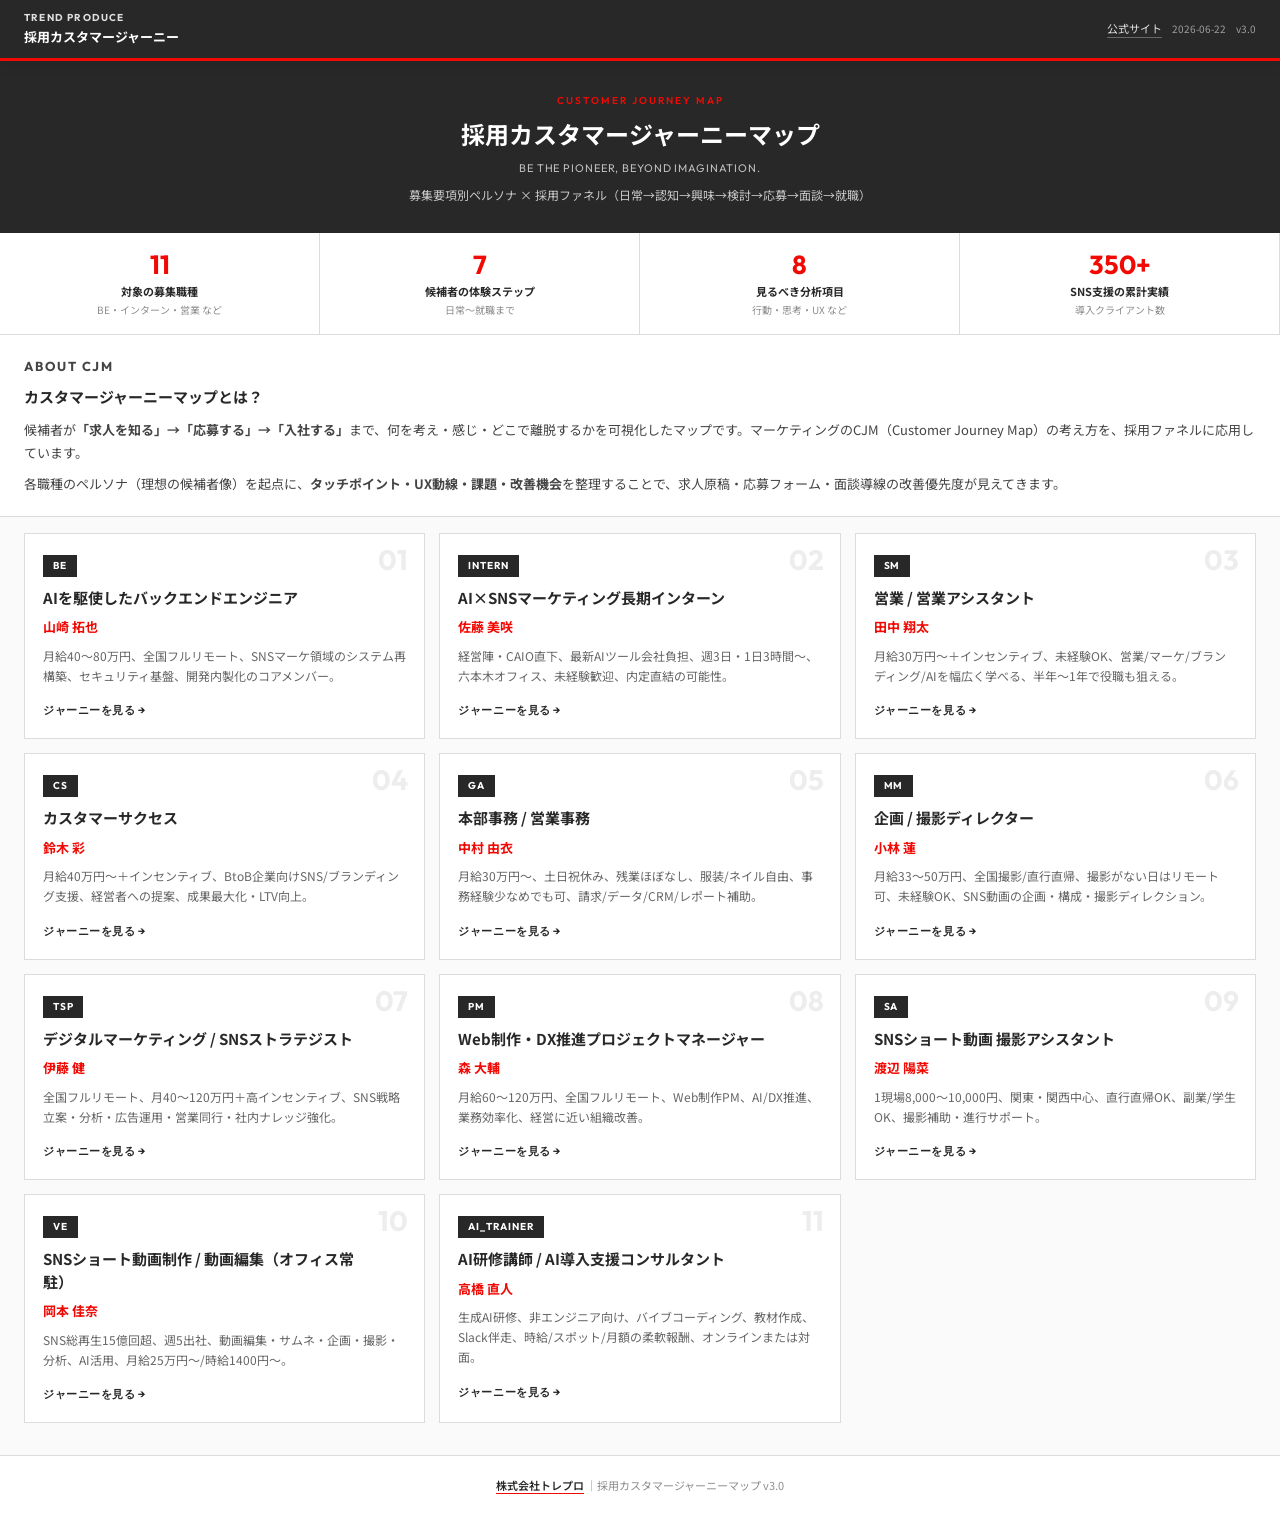
<file: index.html>
<!DOCTYPE html>
<html lang="ja">
<head>
  <meta charset="UTF-8">
  <meta name="viewport" content="width=device-width, initial-scale=1.0">
  <title>トレプロ採用｜カスタマージャーニーマップ一覧</title>
  <link rel="preconnect" href="https://fonts.googleapis.com">
  <link rel="preconnect" href="https://fonts.gstatic.com" crossorigin>
  <link href="https://fonts.googleapis.com/css2?family=Outfit:wght@400;600;700&family=Noto+Sans+JP:wght@400;500;700&display=swap" rel="stylesheet">
  <link rel="stylesheet" href="styles.css">
</head>
<body class="index-page">

<header class="site-header">
  <div class="site-header-inner">
    <a class="brand" href="index.html">
      <span class="brand-en">TREND PRODUCE</span>
      <span class="brand-ja">採用カスタマージャーニー</span>
    </a>
    <div class="site-header-meta">
      <a class="ext-link" href="https://tre-pro.co.jp/" target="_blank" rel="noopener">公式サイト</a>
      <span class="header-date">2026-06-22　v3.0</span>
    </div>
  </div>
</header>

<section class="index-hero">
  <p class="eyebrow">CUSTOMER JOURNEY MAP</p>
  <h1>採用カスタマージャーニーマップ</h1>
  <p class="hero-tagline">BE THE PIONEER, BEYOND IMAGINATION.</p>
  <p class="hero-sub">募集要項別ペルソナ × 採用ファネル（日常→認知→興味→検討→応募→面談→就職）</p>
</section>

<section class="stats-bar">
  <div class="stat">
    <span class="stat-num">11</span>
    <span class="stat-label">対象の募集職種</span>
    <span class="stat-desc">BE・インターン・営業 など</span>
  </div>
  <div class="stat">
    <span class="stat-num">7</span>
    <span class="stat-label">候補者の体験ステップ</span>
    <span class="stat-desc">日常〜就職まで</span>
  </div>
  <div class="stat">
    <span class="stat-num">8</span>
    <span class="stat-label">見るべき分析項目</span>
    <span class="stat-desc">行動・思考・UX など</span>
  </div>
  <div class="stat">
    <span class="stat-num">350+</span>
    <span class="stat-label">SNS支援の累計実績</span>
    <span class="stat-desc">導入クライアント数</span>
  </div>
</section>

<section class="cjm-about">
  <p class="cjm-about-label">ABOUT CJM</p>
  <h2>カスタマージャーニーマップとは？</h2>
  <p>候補者が<strong>「求人を知る」→「応募する」→「入社する」</strong>まで、何を考え・感じ・どこで離脱するかを可視化したマップです。マーケティングのCJM（Customer Journey Map）の考え方を、採用ファネルに応用しています。</p>
  <p>各職種のペルソナ（理想の候補者像）を起点に、<strong>タッチポイント・UX動線・課題・改善機会</strong>を整理することで、求人原稿・応募フォーム・面談導線の改善優先度が見えてきます。</p>
</section>

<div class="card-grid">

    <a class="card" href="01-be.html">
      <span class="card-num">01</span>
      <span class="card-code">BE</span>
      <h2>AIを駆使したバックエンドエンジニア</h2>
      <p class="card-persona">山崎 拓也</p>
      <p class="card-desc">月給40〜80万円、全国フルリモート、SNSマーケ領域のシステム再構築、セキュリティ基盤、開発内製化のコアメンバー。</p>
      <span class="card-cta">ジャーニーを見る →</span>
    </a>
    <a class="card" href="02-intern.html">
      <span class="card-num">02</span>
      <span class="card-code">INTERN</span>
      <h2>AI×SNSマーケティング長期インターン</h2>
      <p class="card-persona">佐藤 美咲</p>
      <p class="card-desc">経営陣・CAIO直下、最新AIツール会社負担、週3日・1日3時間〜、六本木オフィス、未経験歓迎、内定直結の可能性。</p>
      <span class="card-cta">ジャーニーを見る →</span>
    </a>
    <a class="card" href="03-sm.html">
      <span class="card-num">03</span>
      <span class="card-code">SM</span>
      <h2>営業 / 営業アシスタント</h2>
      <p class="card-persona">田中 翔太</p>
      <p class="card-desc">月給30万円〜＋インセンティブ、未経験OK、営業/マーケ/ブランディング/AIを幅広く学べる、半年〜1年で役職も狙える。</p>
      <span class="card-cta">ジャーニーを見る →</span>
    </a>
    <a class="card" href="04-cs.html">
      <span class="card-num">04</span>
      <span class="card-code">CS</span>
      <h2>カスタマーサクセス</h2>
      <p class="card-persona">鈴木 彩</p>
      <p class="card-desc">月給40万円〜＋インセンティブ、BtoB企業向けSNS/ブランディング支援、経営者への提案、成果最大化・LTV向上。</p>
      <span class="card-cta">ジャーニーを見る →</span>
    </a>
    <a class="card" href="05-ga.html">
      <span class="card-num">05</span>
      <span class="card-code">GA</span>
      <h2>本部事務 / 営業事務</h2>
      <p class="card-persona">中村 由衣</p>
      <p class="card-desc">月給30万円〜、土日祝休み、残業ほぼなし、服装/ネイル自由、事務経験少なめでも可、請求/データ/CRM/レポート補助。</p>
      <span class="card-cta">ジャーニーを見る →</span>
    </a>
    <a class="card" href="06-mm.html">
      <span class="card-num">06</span>
      <span class="card-code">MM</span>
      <h2>企画 / 撮影ディレクター</h2>
      <p class="card-persona">小林 蓮</p>
      <p class="card-desc">月給33〜50万円、全国撮影/直行直帰、撮影がない日はリモート可、未経験OK、SNS動画の企画・構成・撮影ディレクション。</p>
      <span class="card-cta">ジャーニーを見る →</span>
    </a>
    <a class="card" href="07-tsp.html">
      <span class="card-num">07</span>
      <span class="card-code">TSP</span>
      <h2>デジタルマーケティング / SNSストラテジスト</h2>
      <p class="card-persona">伊藤 健</p>
      <p class="card-desc">全国フルリモート、月40〜120万円＋高インセンティブ、SNS戦略立案・分析・広告運用・営業同行・社内ナレッジ強化。</p>
      <span class="card-cta">ジャーニーを見る →</span>
    </a>
    <a class="card" href="08-pm.html">
      <span class="card-num">08</span>
      <span class="card-code">PM</span>
      <h2>Web制作・DX推進プロジェクトマネージャー</h2>
      <p class="card-persona">森 大輔</p>
      <p class="card-desc">月給60〜120万円、全国フルリモート、Web制作PM、AI/DX推進、業務効率化、経営に近い組織改善。</p>
      <span class="card-cta">ジャーニーを見る →</span>
    </a>
    <a class="card" href="09-sa.html">
      <span class="card-num">09</span>
      <span class="card-code">SA</span>
      <h2>SNSショート動画 撮影アシスタント</h2>
      <p class="card-persona">渡辺 陽菜</p>
      <p class="card-desc">1現場8,000〜10,000円、関東・関西中心、直行直帰OK、副業/学生OK、撮影補助・進行サポート。</p>
      <span class="card-cta">ジャーニーを見る →</span>
    </a>
    <a class="card" href="10-ve.html">
      <span class="card-num">10</span>
      <span class="card-code">VE</span>
      <h2>SNSショート動画制作 / 動画編集（オフィス常駐）</h2>
      <p class="card-persona">岡本 佳奈</p>
      <p class="card-desc">SNS総再生15億回超、週5出社、動画編集・サムネ・企画・撮影・分析、AI活用、月給25万円〜/時給1400円〜。</p>
      <span class="card-cta">ジャーニーを見る →</span>
    </a>
    <a class="card" href="11-ai-trainer.html">
      <span class="card-num">11</span>
      <span class="card-code">AI_TRAINER</span>
      <h2>AI研修講師 / AI導入支援コンサルタント</h2>
      <p class="card-persona">高橋 直人</p>
      <p class="card-desc">生成AI研修、非エンジニア向け、バイブコーディング、教材作成、Slack伴走、時給/スポット/月額の柔軟報酬、オンラインまたは対面。</p>
      <span class="card-cta">ジャーニーを見る →</span>
    </a>
</div>

<footer class="footer">
  <a href="https://tre-pro.co.jp/" target="_blank" rel="noopener">株式会社トレプロ</a>
  ｜採用カスタマージャーニーマップ v3.0
</footer>

</body>
</html>
</file>
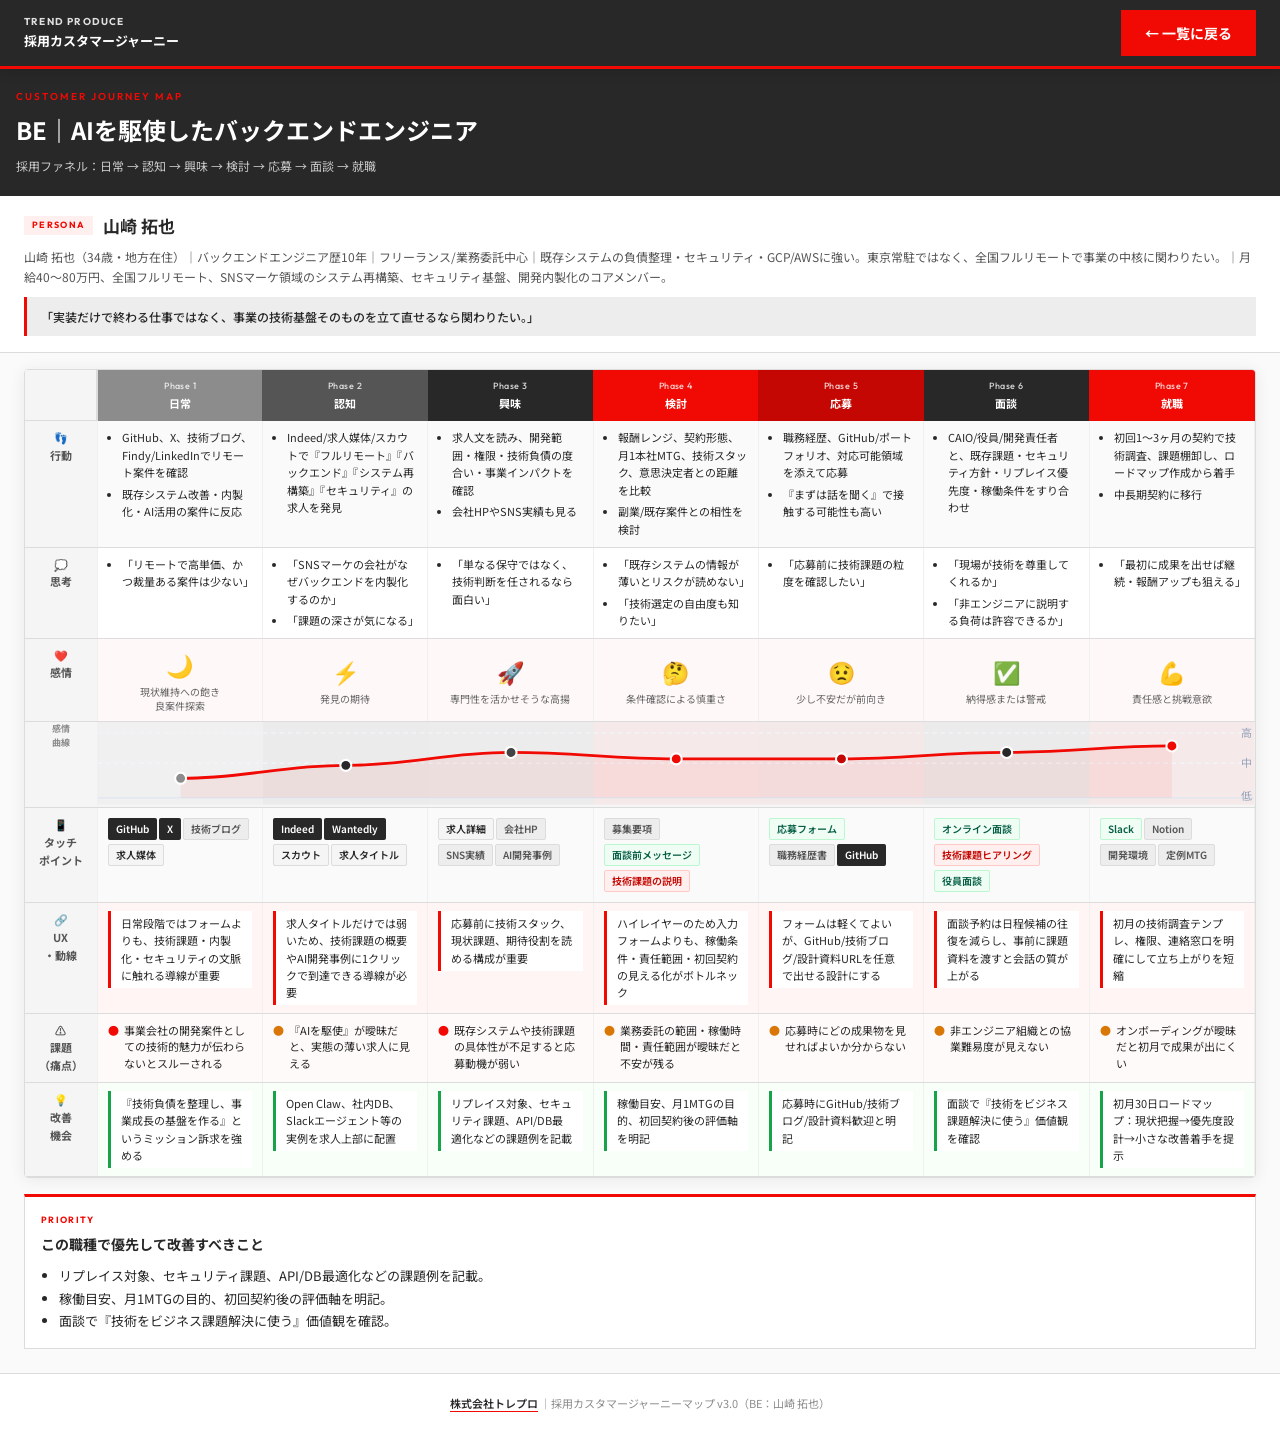
<file: 01-be.html>
<!DOCTYPE html>
<html lang="ja">
<head>
  <meta charset="UTF-8">
  <meta name="viewport" content="width=device-width, initial-scale=1.0">
  <title>CJM｜BE 山崎 拓也 — トレプロ採用</title>
  <link rel="preconnect" href="https://fonts.googleapis.com">
  <link rel="preconnect" href="https://fonts.gstatic.com" crossorigin>
  <link href="https://fonts.googleapis.com/css2?family=Outfit:wght@400;600;700&family=Noto+Sans+JP:wght@400;500;700&display=swap" rel="stylesheet">
  <link rel="stylesheet" href="styles.css">
</head>
<body class="detail-page">

<header class="site-header">
  <div class="site-header-inner">
    <a class="brand" href="index.html">
      <span class="brand-en">TREND PRODUCE</span>
      <span class="brand-ja">採用カスタマージャーニー</span>
    </a>
    <div class="site-header-meta">
      <a class="btn-back" href="index.html">← 一覧に戻る</a>
    </div>
  </div>
</header>

<div class="page-hero">
  <p class="eyebrow">CUSTOMER JOURNEY MAP</p>
  <h1>BE｜AIを駆使したバックエンドエンジニア</h1>
  <p class="hero-sub">採用ファネル：日常 → 認知 → 興味 → 検討 → 応募 → 面談 → 就職</p>
</div>

<div class="persona-bar">
  <div class="persona-main">
    <span class="p-label">PERSONA</span>
    <span class="p-name">山崎 拓也</span>
  </div>
  <p class="p-meta">山崎 拓也（34歳・地方在住）｜バックエンドエンジニア歴10年｜フリーランス/業務委託中心｜既存システムの負債整理・セキュリティ・GCP/AWSに強い。東京常駐ではなく、全国フルリモートで事業の中核に関わりたい。｜月給40〜80万円、全国フルリモート、SNSマーケ領域のシステム再構築、セキュリティ基盤、開発内製化のコアメンバー。</p>
  <blockquote class="p-quote">「実装だけで終わる仕事ではなく、事業の技術基盤そのものを立て直せるなら関わりたい。」</blockquote>
</div>

<div class="wrapper">

<div class="mobile-cjm">
  <p class="swipe-hint"><span class="swipe-icon">↔</span> 左右にスワイプして各ステップを見る</p>
  <div class="phase-scroll" id="phaseScroll">
    <article class="phase-card" data-phase="0">
      <header class="phase-card-head p1">
        <span class="phase-num">Step 1</span>
        <span class="phase-name">日常</span>
        <span class="phase-score">感情 3/10</span>
      </header>
      <div class="phase-card-body">
        <div class="m-row m-row-">
          <div class="m-row-label">👣 行動</div>
          <div class="m-row-body"><ul><li>GitHub、X、技術ブログ、Findy/LinkedInでリモート案件を確認</li><li>既存システム改善・内製化・AI活用の案件に反応</li></ul></div>
        </div>
        <div class="m-row m-row-">
          <div class="m-row-label">💭 思考</div>
          <div class="m-row-body"><ul><li>「リモートで高単価、かつ裁量ある案件は少ない」</li></ul></div>
        </div>
        <div class="m-row m-row-">
          <div class="m-row-label">❤️ 感情</div>
          <div class="m-row-body"><span class="emo">🌙</span><span class="emo-label">現状維持への飽き<br>良案件探索</span></div>
        </div>
        <div class="m-row m-row-">
          <div class="m-row-label">📱 タッチポイント</div>
          <div class="m-row-body"><span class="pill pB">GitHub</span><span class="pill pB">X</span><span class="pill pF">技術ブログ</span><span class="pill pA">求人媒体</span></div>
        </div>
        <div class="m-row m-row-UX">
          <div class="m-row-label">🔗 UX・動線</div>
          <div class="m-row-body"><div class="ux">日常段階ではフォームよりも、技術課題・内製化・セキュリティの文脈に触れる導線が重要</div></div>
        </div>
        <div class="m-row m-row-">
          <div class="m-row-label">⚠️ 課題</div>
          <div class="m-row-body"><div class="iss"><span class="dr">●</span>事業会社の開発案件としての技術的魅力が伝わらないとスルーされる</div></div>
        </div>
        <div class="m-row m-row-">
          <div class="m-row-label">💡 改善機会</div>
          <div class="m-row-body"><div class="imp">『技術負債を整理し、事業成長の基盤を作る』というミッション訴求を強める</div></div>
        </div>
      </div>
    </article>
    <article class="phase-card" data-phase="1">
      <header class="phase-card-head p2">
        <span class="phase-num">Step 2</span>
        <span class="phase-name">認知</span>
        <span class="phase-score">感情 5/10</span>
      </header>
      <div class="phase-card-body">
        <div class="m-row m-row-">
          <div class="m-row-label">👣 行動</div>
          <div class="m-row-body"><ul><li>Indeed/求人媒体/スカウトで『フルリモート』『バックエンド』『システム再構築』『セキュリティ』の求人を発見</li></ul></div>
        </div>
        <div class="m-row m-row-">
          <div class="m-row-label">💭 思考</div>
          <div class="m-row-body"><ul><li>「SNSマーケの会社がなぜバックエンドを内製化するのか」</li><li>「課題の深さが気になる」</li></ul></div>
        </div>
        <div class="m-row m-row-">
          <div class="m-row-label">❤️ 感情</div>
          <div class="m-row-body"><span class="emo">⚡</span><span class="emo-label">発見の期待</span></div>
        </div>
        <div class="m-row m-row-">
          <div class="m-row-label">📱 タッチポイント</div>
          <div class="m-row-body"><span class="pill pB">Indeed</span><span class="pill pB">Wantedly</span><span class="pill pA">スカウト</span><span class="pill pA">求人タイトル</span></div>
        </div>
        <div class="m-row m-row-UX">
          <div class="m-row-label">🔗 UX・動線</div>
          <div class="m-row-body"><div class="ux">求人タイトルだけでは弱いため、技術課題の概要やAI開発事例に1クリックで到達できる導線が必要</div></div>
        </div>
        <div class="m-row m-row-">
          <div class="m-row-label">⚠️ 課題</div>
          <div class="m-row-body"><div class="iss"><span class="dy">●</span>『AIを駆使』が曖昧だと、実態の薄い求人に見える</div></div>
        </div>
        <div class="m-row m-row-">
          <div class="m-row-label">💡 改善機会</div>
          <div class="m-row-body"><div class="imp">Open Claw、社内DB、Slackエージェント等の実例を求人上部に配置</div></div>
        </div>
      </div>
    </article>
    <article class="phase-card" data-phase="2">
      <header class="phase-card-head p3">
        <span class="phase-num">Step 3</span>
        <span class="phase-name">興味</span>
        <span class="phase-score">感情 7/10</span>
      </header>
      <div class="phase-card-body">
        <div class="m-row m-row-">
          <div class="m-row-label">👣 行動</div>
          <div class="m-row-body"><ul><li>求人文を読み、開発範囲・権限・技術負債の度合い・事業インパクトを確認</li><li>会社HPやSNS実績も見る</li></ul></div>
        </div>
        <div class="m-row m-row-">
          <div class="m-row-label">💭 思考</div>
          <div class="m-row-body"><ul><li>「単なる保守ではなく、技術判断を任されるなら面白い」</li></ul></div>
        </div>
        <div class="m-row m-row-">
          <div class="m-row-label">❤️ 感情</div>
          <div class="m-row-body"><span class="emo">🚀</span><span class="emo-label">専門性を活かせそうな高揚</span></div>
        </div>
        <div class="m-row m-row-">
          <div class="m-row-label">📱 タッチポイント</div>
          <div class="m-row-body"><span class="pill pA">求人詳細</span><span class="pill pF">会社HP</span><span class="pill pF">SNS実績</span><span class="pill pF">AI開発事例</span></div>
        </div>
        <div class="m-row m-row-UX">
          <div class="m-row-label">🔗 UX・動線</div>
          <div class="m-row-body"><div class="ux">応募前に技術スタック、現状課題、期待役割を読める構成が重要</div></div>
        </div>
        <div class="m-row m-row-">
          <div class="m-row-label">⚠️ 課題</div>
          <div class="m-row-body"><div class="iss"><span class="dr">●</span>既存システムや技術課題の具体性が不足すると応募動機が弱い</div></div>
        </div>
        <div class="m-row m-row-">
          <div class="m-row-label">💡 改善機会</div>
          <div class="m-row-body"><div class="imp">リプレイス対象、セキュリティ課題、API/DB最適化などの課題例を記載</div></div>
        </div>
      </div>
    </article>
    <article class="phase-card" data-phase="3">
      <header class="phase-card-head p4">
        <span class="phase-num">Step 4</span>
        <span class="phase-name">検討</span>
        <span class="phase-score">感情 6/10</span>
      </header>
      <div class="phase-card-body">
        <div class="m-row m-row-">
          <div class="m-row-label">👣 行動</div>
          <div class="m-row-body"><ul><li>報酬レンジ、契約形態、月1本社MTG、技術スタック、意思決定者との距離を比較</li><li>副業/既存案件との相性を検討</li></ul></div>
        </div>
        <div class="m-row m-row-">
          <div class="m-row-label">💭 思考</div>
          <div class="m-row-body"><ul><li>「既存システムの情報が薄いとリスクが読めない」</li><li>「技術選定の自由度も知りたい」</li></ul></div>
        </div>
        <div class="m-row m-row-">
          <div class="m-row-label">❤️ 感情</div>
          <div class="m-row-body"><span class="emo">🤔</span><span class="emo-label">条件確認による慎重さ</span></div>
        </div>
        <div class="m-row m-row-">
          <div class="m-row-label">📱 タッチポイント</div>
          <div class="m-row-body"><span class="pill pF">募集要項</span><span class="pill pE">面談前メッセージ</span><span class="pill pC">技術課題の説明</span></div>
        </div>
        <div class="m-row m-row-UX">
          <div class="m-row-label">🔗 UX・動線</div>
          <div class="m-row-body"><div class="ux">ハイレイヤーのため入力フォームよりも、稼働条件・責任範囲・初回契約の見える化がボトルネック</div></div>
        </div>
        <div class="m-row m-row-">
          <div class="m-row-label">⚠️ 課題</div>
          <div class="m-row-body"><div class="iss"><span class="dy">●</span>業務委託の範囲・稼働時間・責任範囲が曖昧だと不安が残る</div></div>
        </div>
        <div class="m-row m-row-">
          <div class="m-row-label">💡 改善機会</div>
          <div class="m-row-body"><div class="imp">稼働目安、月1MTGの目的、初回契約後の評価軸を明記</div></div>
        </div>
      </div>
    </article>
    <article class="phase-card" data-phase="4">
      <header class="phase-card-head p5">
        <span class="phase-num">Step 5</span>
        <span class="phase-name">応募</span>
        <span class="phase-score">感情 6/10</span>
      </header>
      <div class="phase-card-body">
        <div class="m-row m-row-">
          <div class="m-row-label">👣 行動</div>
          <div class="m-row-body"><ul><li>職務経歴、GitHub/ポートフォリオ、対応可能領域を添えて応募</li><li>『まずは話を聞く』で接触する可能性も高い</li></ul></div>
        </div>
        <div class="m-row m-row-">
          <div class="m-row-label">💭 思考</div>
          <div class="m-row-body"><ul><li>「応募前に技術課題の粒度を確認したい」</li></ul></div>
        </div>
        <div class="m-row m-row-">
          <div class="m-row-label">❤️ 感情</div>
          <div class="m-row-body"><span class="emo">😟</span><span class="emo-label">少し不安だが前向き</span></div>
        </div>
        <div class="m-row m-row-">
          <div class="m-row-label">📱 タッチポイント</div>
          <div class="m-row-body"><span class="pill pE">応募フォーム</span><span class="pill pF">職務経歴書</span><span class="pill pB">GitHub</span></div>
        </div>
        <div class="m-row m-row-UX">
          <div class="m-row-label">🔗 UX・動線</div>
          <div class="m-row-body"><div class="ux">フォームは軽くてよいが、GitHub/技術ブログ/設計資料URLを任意で出せる設計にする</div></div>
        </div>
        <div class="m-row m-row-">
          <div class="m-row-label">⚠️ 課題</div>
          <div class="m-row-body"><div class="iss"><span class="dy">●</span>応募時にどの成果物を見せればよいか分からない</div></div>
        </div>
        <div class="m-row m-row-">
          <div class="m-row-label">💡 改善機会</div>
          <div class="m-row-body"><div class="imp">応募時にGitHub/技術ブログ/設計資料歓迎と明記</div></div>
        </div>
      </div>
    </article>
    <article class="phase-card" data-phase="5">
      <header class="phase-card-head p6">
        <span class="phase-num">Step 6</span>
        <span class="phase-name">面談</span>
        <span class="phase-score">感情 7/10</span>
      </header>
      <div class="phase-card-body">
        <div class="m-row m-row-">
          <div class="m-row-label">👣 行動</div>
          <div class="m-row-body"><ul><li>CAIO/役員/開発責任者と、既存課題・セキュリティ方針・リプレイス優先度・稼働条件をすり合わせ</li></ul></div>
        </div>
        <div class="m-row m-row-">
          <div class="m-row-label">💭 思考</div>
          <div class="m-row-body"><ul><li>「現場が技術を尊重してくれるか」</li><li>「非エンジニアに説明する負荷は許容できるか」</li></ul></div>
        </div>
        <div class="m-row m-row-">
          <div class="m-row-label">❤️ 感情</div>
          <div class="m-row-body"><span class="emo">✅</span><span class="emo-label">納得感または警戒</span></div>
        </div>
        <div class="m-row m-row-">
          <div class="m-row-label">📱 タッチポイント</div>
          <div class="m-row-body"><span class="pill pE">オンライン面談</span><span class="pill pC">技術課題ヒアリング</span><span class="pill pE">役員面談</span></div>
        </div>
        <div class="m-row m-row-UX">
          <div class="m-row-label">🔗 UX・動線</div>
          <div class="m-row-body"><div class="ux">面談予約は日程候補の往復を減らし、事前に課題資料を渡すと会話の質が上がる</div></div>
        </div>
        <div class="m-row m-row-">
          <div class="m-row-label">⚠️ 課題</div>
          <div class="m-row-body"><div class="iss"><span class="dy">●</span>非エンジニア組織との協業難易度が見えない</div></div>
        </div>
        <div class="m-row m-row-">
          <div class="m-row-label">💡 改善機会</div>
          <div class="m-row-body"><div class="imp">面談で『技術をビジネス課題解決に使う』価値観を確認</div></div>
        </div>
      </div>
    </article>
    <article class="phase-card" data-phase="6">
      <header class="phase-card-head p7">
        <span class="phase-num">Step 7</span>
        <span class="phase-name">就職</span>
        <span class="phase-score">感情 8/10</span>
      </header>
      <div class="phase-card-body">
        <div class="m-row m-row-">
          <div class="m-row-label">👣 行動</div>
          <div class="m-row-body"><ul><li>初回1〜3ヶ月の契約で技術調査、課題棚卸し、ロードマップ作成から着手</li><li>中長期契約に移行</li></ul></div>
        </div>
        <div class="m-row m-row-">
          <div class="m-row-label">💭 思考</div>
          <div class="m-row-body"><ul><li>「最初に成果を出せば継続・報酬アップも狙える」</li></ul></div>
        </div>
        <div class="m-row m-row-">
          <div class="m-row-label">❤️ 感情</div>
          <div class="m-row-body"><span class="emo">💪</span><span class="emo-label">責任感と挑戦意欲</span></div>
        </div>
        <div class="m-row m-row-">
          <div class="m-row-label">📱 タッチポイント</div>
          <div class="m-row-body"><span class="pill pE">Slack</span><span class="pill pF">Notion</span><span class="pill pF">開発環境</span><span class="pill pF">定例MTG</span></div>
        </div>
        <div class="m-row m-row-UX">
          <div class="m-row-label">🔗 UX・動線</div>
          <div class="m-row-body"><div class="ux">初月の技術調査テンプレ、権限、連絡窓口を明確にして立ち上がりを短縮</div></div>
        </div>
        <div class="m-row m-row-">
          <div class="m-row-label">⚠️ 課題</div>
          <div class="m-row-body"><div class="iss"><span class="dy">●</span>オンボーディングが曖昧だと初月で成果が出にくい</div></div>
        </div>
        <div class="m-row m-row-">
          <div class="m-row-label">💡 改善機会</div>
          <div class="m-row-body"><div class="imp">初月30日ロードマップ：現状把握→優先度設計→小さな改善着手を提示</div></div>
        </div>
      </div>
    </article>
  </div>
  <div class="phase-dots" id="phaseDots"><button type="button" class="phase-dot active" data-index="0" aria-label="日常"></button><button type="button" class="phase-dot" data-index="1" aria-label="認知"></button><button type="button" class="phase-dot" data-index="2" aria-label="興味"></button><button type="button" class="phase-dot" data-index="3" aria-label="検討"></button><button type="button" class="phase-dot" data-index="4" aria-label="応募"></button><button type="button" class="phase-dot" data-index="5" aria-label="面談"></button><button type="button" class="phase-dot" data-index="6" aria-label="就職"></button>
  </div>
</div>
<div class="tbl-wrap desktop-only">
<table class="cjm">
  <thead>
    <tr>
      <th class="lh"></th>
      <th class="p1"><div class="ph"><small>Phase 1</small>日常</div></th><th class="p2"><div class="ph"><small>Phase 2</small>認知</div></th><th class="p3"><div class="ph"><small>Phase 3</small>興味</div></th><th class="p4"><div class="ph"><small>Phase 4</small>検討</div></th><th class="p5"><div class="ph"><small>Phase 5</small>応募</div></th><th class="p6"><div class="ph"><small>Phase 6</small>面談</div></th><th class="p7"><div class="ph"><small>Phase 7</small>就職</div></th>
    </tr>
  </thead>
  <tbody>
    <tr class="r-action">
      <td class="rl">👣<br>行動</td>
      <td><ul><li>GitHub、X、技術ブログ、Findy/LinkedInでリモート案件を確認</li><li>既存システム改善・内製化・AI活用の案件に反応</li></ul></td><td><ul><li>Indeed/求人媒体/スカウトで『フルリモート』『バックエンド』『システム再構築』『セキュリティ』の求人を発見</li></ul></td><td><ul><li>求人文を読み、開発範囲・権限・技術負債の度合い・事業インパクトを確認</li><li>会社HPやSNS実績も見る</li></ul></td><td><ul><li>報酬レンジ、契約形態、月1本社MTG、技術スタック、意思決定者との距離を比較</li><li>副業/既存案件との相性を検討</li></ul></td><td><ul><li>職務経歴、GitHub/ポートフォリオ、対応可能領域を添えて応募</li><li>『まずは話を聞く』で接触する可能性も高い</li></ul></td><td><ul><li>CAIO/役員/開発責任者と、既存課題・セキュリティ方針・リプレイス優先度・稼働条件をすり合わせ</li></ul></td><td><ul><li>初回1〜3ヶ月の契約で技術調査、課題棚卸し、ロードマップ作成から着手</li><li>中長期契約に移行</li></ul></td>
    </tr>
    <tr class="r-thought">
      <td class="rl">💭<br>思考</td>
      <td><ul><li>「リモートで高単価、かつ裁量ある案件は少ない」</li></ul></td><td><ul><li>「SNSマーケの会社がなぜバックエンドを内製化するのか」</li><li>「課題の深さが気になる」</li></ul></td><td><ul><li>「単なる保守ではなく、技術判断を任されるなら面白い」</li></ul></td><td><ul><li>「既存システムの情報が薄いとリスクが読めない」</li><li>「技術選定の自由度も知りたい」</li></ul></td><td><ul><li>「応募前に技術課題の粒度を確認したい」</li></ul></td><td><ul><li>「現場が技術を尊重してくれるか」</li><li>「非エンジニアに説明する負荷は許容できるか」</li></ul></td><td><ul><li>「最初に成果を出せば継続・報酬アップも狙える」</li></ul></td>
    </tr>
    <tr class="r-emotion">
      <td class="rl">❤️<br>感情</td>
      <td><span class="emo">🌙</span><span class="emo-label">現状維持への飽き<br>良案件探索</span></td><td><span class="emo">⚡</span><span class="emo-label">発見の期待</span></td><td><span class="emo">🚀</span><span class="emo-label">専門性を活かせそうな高揚</span></td><td><span class="emo">🤔</span><span class="emo-label">条件確認による慎重さ</span></td><td><span class="emo">😟</span><span class="emo-label">少し不安だが前向き</span></td><td><span class="emo">✅</span><span class="emo-label">納得感または警戒</span></td><td><span class="emo">💪</span><span class="emo-label">責任感と挑戦意欲</span></td>
    </tr>
    <tr class="r-curve">
      <td class="rl curve-label">感情<br>曲線</td>
      <td colspan="7"><svg viewBox="0 0 840 62" xmlns="http://www.w3.org/2000/svg" style="width:100%; display:block;">
          <rect x="0" y="0" width="120" height="60" fill="#8C8C8C" opacity="0.05"/><rect x="120" y="0" width="120" height="60" fill="#282828" opacity="0.05"/><rect x="240" y="0" width="120" height="60" fill="#444444" opacity="0.05"/><rect x="360" y="0" width="120" height="60" fill="#f10903" opacity="0.05"/><rect x="480" y="0" width="120" height="60" fill="#c40702" opacity="0.05"/><rect x="600" y="0" width="120" height="60" fill="#282828" opacity="0.05"/><rect x="720" y="0" width="120" height="60" fill="#f10903" opacity="0.05"/>
          <line x1="0" y1="55" x2="840" y2="55" stroke="#e2e8f0" stroke-width="1"/>
          <line x1="0" y1="30" x2="840" y2="30" stroke="#f1f5f9" stroke-width="1" stroke-dasharray="3,3"/>
          <line x1="0" y1="8" x2="840" y2="8" stroke="#f1f5f9" stroke-width="1" stroke-dasharray="3,3"/>
          <path d="M60,40.9 C108.0,40.9 132.0,31.5 180,31.5 C228.0,31.5 252.0,22.1 300,22.1 C348.0,22.1 372.0,26.8 420,26.8 C468.0,26.8 492.0,26.8 540,26.8 C588.0,26.8 612.0,22.1 660,22.1 C708.0,22.1 732.0,17.4 780,17.4 L780,55 L60,55 Z" fill="#f10903" opacity="0.06"/>
          <path d="M60,40.9 C108.0,40.9 132.0,31.5 180,31.5 C228.0,31.5 252.0,22.1 300,22.1 C348.0,22.1 372.0,26.8 420,26.8 C468.0,26.8 492.0,26.8 540,26.8 C588.0,26.8 612.0,22.1 660,22.1 C708.0,22.1 732.0,17.4 780,17.4" fill="none" stroke="#f10903" stroke-width="2" stroke-linecap="round"/>
          <circle cx="60" cy="40.9" r="4" fill="#8C8C8C" stroke="white" stroke-width="1.5"/><circle cx="180" cy="31.5" r="4" fill="#282828" stroke="white" stroke-width="1.5"/><circle cx="300" cy="22.1" r="4" fill="#444444" stroke="white" stroke-width="1.5"/><circle cx="420" cy="26.8" r="4" fill="#f10903" stroke="white" stroke-width="1.5"/><circle cx="540" cy="26.8" r="4" fill="#c40702" stroke="white" stroke-width="1.5"/><circle cx="660" cy="22.1" r="4" fill="#282828" stroke="white" stroke-width="1.5"/><circle cx="780" cy="17.4" r="4" fill="#f10903" stroke="white" stroke-width="1.5"/>
          <text x="838" y="11" text-anchor="end" font-size="8" fill="#94a3b8">高</text>
          <text x="838" y="33" text-anchor="end" font-size="8" fill="#94a3b8">中</text>
          <text x="838" y="57" text-anchor="end" font-size="8" fill="#94a3b8">低</text>
        </svg></td>
    </tr>
    <tr class="r-touch">
      <td class="rl">📱<br>タッチ<br>ポイント</td>
      <td><span class="pill pB">GitHub</span><span class="pill pB">X</span><span class="pill pF">技術ブログ</span><span class="pill pA">求人媒体</span></td><td><span class="pill pB">Indeed</span><span class="pill pB">Wantedly</span><span class="pill pA">スカウト</span><span class="pill pA">求人タイトル</span></td><td><span class="pill pA">求人詳細</span><span class="pill pF">会社HP</span><span class="pill pF">SNS実績</span><span class="pill pF">AI開発事例</span></td><td><span class="pill pF">募集要項</span><span class="pill pE">面談前メッセージ</span><span class="pill pC">技術課題の説明</span></td><td><span class="pill pE">応募フォーム</span><span class="pill pF">職務経歴書</span><span class="pill pB">GitHub</span></td><td><span class="pill pE">オンライン面談</span><span class="pill pC">技術課題ヒアリング</span><span class="pill pE">役員面談</span></td><td><span class="pill pE">Slack</span><span class="pill pF">Notion</span><span class="pill pF">開発環境</span><span class="pill pF">定例MTG</span></td>
    </tr>
    <tr class="r-ux">
      <td class="rl">🔗<br>UX<br>・動線</td>
      <td><div class="ux">日常段階ではフォームよりも、技術課題・内製化・セキュリティの文脈に触れる導線が重要</div></td><td><div class="ux">求人タイトルだけでは弱いため、技術課題の概要やAI開発事例に1クリックで到達できる導線が必要</div></td><td><div class="ux">応募前に技術スタック、現状課題、期待役割を読める構成が重要</div></td><td><div class="ux">ハイレイヤーのため入力フォームよりも、稼働条件・責任範囲・初回契約の見える化がボトルネック</div></td><td><div class="ux">フォームは軽くてよいが、GitHub/技術ブログ/設計資料URLを任意で出せる設計にする</div></td><td><div class="ux">面談予約は日程候補の往復を減らし、事前に課題資料を渡すと会話の質が上がる</div></td><td><div class="ux">初月の技術調査テンプレ、権限、連絡窓口を明確にして立ち上がりを短縮</div></td>
    </tr>
    <tr class="r-issue">
      <td class="rl">⚠️<br>課題<br>（痛点）</td>
      <td><div class="iss"><span class="dr">●</span>事業会社の開発案件としての技術的魅力が伝わらないとスルーされる</div></td><td><div class="iss"><span class="dy">●</span>『AIを駆使』が曖昧だと、実態の薄い求人に見える</div></td><td><div class="iss"><span class="dr">●</span>既存システムや技術課題の具体性が不足すると応募動機が弱い</div></td><td><div class="iss"><span class="dy">●</span>業務委託の範囲・稼働時間・責任範囲が曖昧だと不安が残る</div></td><td><div class="iss"><span class="dy">●</span>応募時にどの成果物を見せればよいか分からない</div></td><td><div class="iss"><span class="dy">●</span>非エンジニア組織との協業難易度が見えない</div></td><td><div class="iss"><span class="dy">●</span>オンボーディングが曖昧だと初月で成果が出にくい</div></td>
    </tr>
    <tr class="r-improve">
      <td class="rl">💡<br>改善<br>機会</td>
      <td><div class="imp">『技術負債を整理し、事業成長の基盤を作る』というミッション訴求を強める</div></td><td><div class="imp">Open Claw、社内DB、Slackエージェント等の実例を求人上部に配置</div></td><td><div class="imp">リプレイス対象、セキュリティ課題、API/DB最適化などの課題例を記載</div></td><td><div class="imp">稼働目安、月1MTGの目的、初回契約後の評価軸を明記</div></td><td><div class="imp">応募時にGitHub/技術ブログ/設計資料歓迎と明記</div></td><td><div class="imp">面談で『技術をビジネス課題解決に使う』価値観を確認</div></td><td><div class="imp">初月30日ロードマップ：現状把握→優先度設計→小さな改善着手を提示</div></td>
    </tr>
  </tbody>
</table>
</div>

<div class="priorities">
  <p class="priorities-label">PRIORITY</p>
  <strong>この職種で優先して改善すべきこと</strong>
  <ul><li>リプレイス対象、セキュリティ課題、API/DB最適化などの課題例を記載。</li><li>稼働目安、月1MTGの目的、初回契約後の評価軸を明記。</li><li>面談で『技術をビジネス課題解決に使う』価値観を確認。</li></ul>
</div>
</div>

<footer class="footer">
  <a href="https://tre-pro.co.jp/" target="_blank" rel="noopener">株式会社トレプロ</a>
  ｜採用カスタマージャーニーマップ v3.0（BE：山崎 拓也）
</footer>

<script src="app.js"></script>
</body>
</html>
</file>
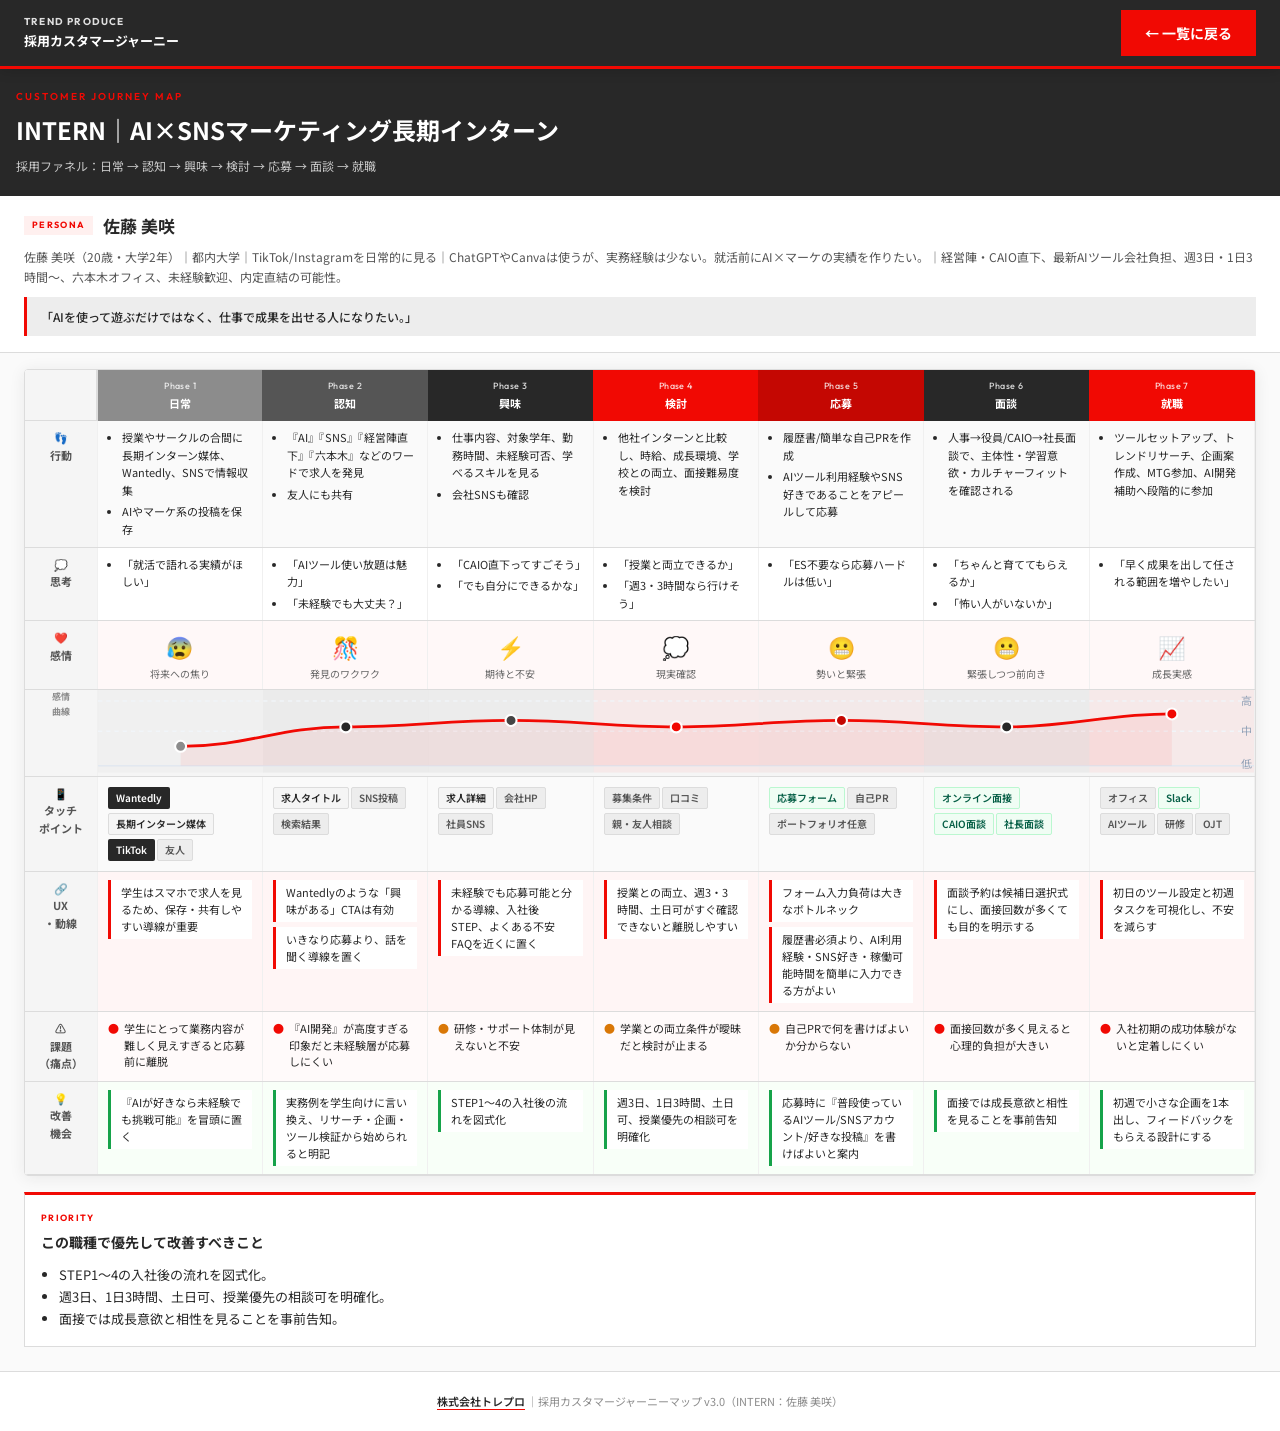
<file: 02-intern.html>
<!DOCTYPE html>
<html lang="ja">
<head>
  <meta charset="UTF-8">
  <meta name="viewport" content="width=device-width, initial-scale=1.0">
  <title>CJM｜INTERN 佐藤 美咲 — トレプロ採用</title>
  <link rel="preconnect" href="https://fonts.googleapis.com">
  <link rel="preconnect" href="https://fonts.gstatic.com" crossorigin>
  <link href="https://fonts.googleapis.com/css2?family=Outfit:wght@400;600;700&family=Noto+Sans+JP:wght@400;500;700&display=swap" rel="stylesheet">
  <link rel="stylesheet" href="styles.css">
</head>
<body class="detail-page">

<header class="site-header">
  <div class="site-header-inner">
    <a class="brand" href="index.html">
      <span class="brand-en">TREND PRODUCE</span>
      <span class="brand-ja">採用カスタマージャーニー</span>
    </a>
    <div class="site-header-meta">
      <a class="btn-back" href="index.html">← 一覧に戻る</a>
    </div>
  </div>
</header>

<div class="page-hero">
  <p class="eyebrow">CUSTOMER JOURNEY MAP</p>
  <h1>INTERN｜AI×SNSマーケティング長期インターン</h1>
  <p class="hero-sub">採用ファネル：日常 → 認知 → 興味 → 検討 → 応募 → 面談 → 就職</p>
</div>

<div class="persona-bar">
  <div class="persona-main">
    <span class="p-label">PERSONA</span>
    <span class="p-name">佐藤 美咲</span>
  </div>
  <p class="p-meta">佐藤 美咲（20歳・大学2年）｜都内大学｜TikTok/Instagramを日常的に見る｜ChatGPTやCanvaは使うが、実務経験は少ない。就活前にAI×マーケの実績を作りたい。｜経営陣・CAIO直下、最新AIツール会社負担、週3日・1日3時間〜、六本木オフィス、未経験歓迎、内定直結の可能性。</p>
  <blockquote class="p-quote">「AIを使って遊ぶだけではなく、仕事で成果を出せる人になりたい。」</blockquote>
</div>

<div class="wrapper">

<div class="mobile-cjm">
  <p class="swipe-hint"><span class="swipe-icon">↔</span> 左右にスワイプして各ステップを見る</p>
  <div class="phase-scroll" id="phaseScroll">
    <article class="phase-card" data-phase="0">
      <header class="phase-card-head p1">
        <span class="phase-num">Step 1</span>
        <span class="phase-name">日常</span>
        <span class="phase-score">感情 3/10</span>
      </header>
      <div class="phase-card-body">
        <div class="m-row m-row-">
          <div class="m-row-label">👣 行動</div>
          <div class="m-row-body"><ul><li>授業やサークルの合間に長期インターン媒体、Wantedly、SNSで情報収集</li><li>AIやマーケ系の投稿を保存</li></ul></div>
        </div>
        <div class="m-row m-row-">
          <div class="m-row-label">💭 思考</div>
          <div class="m-row-body"><ul><li>「就活で語れる実績がほしい」</li></ul></div>
        </div>
        <div class="m-row m-row-">
          <div class="m-row-label">❤️ 感情</div>
          <div class="m-row-body"><span class="emo">😰</span><span class="emo-label">将来への焦り</span></div>
        </div>
        <div class="m-row m-row-">
          <div class="m-row-label">📱 タッチポイント</div>
          <div class="m-row-body"><span class="pill pB">Wantedly</span><span class="pill pA">長期インターン媒体</span><span class="pill pB">TikTok</span><span class="pill pF">友人</span></div>
        </div>
        <div class="m-row m-row-UX">
          <div class="m-row-label">🔗 UX・動線</div>
          <div class="m-row-body"><div class="ux">学生はスマホで求人を見るため、保存・共有しやすい導線が重要</div></div>
        </div>
        <div class="m-row m-row-">
          <div class="m-row-label">⚠️ 課題</div>
          <div class="m-row-body"><div class="iss"><span class="dr">●</span>学生にとって業務内容が難しく見えすぎると応募前に離脱</div></div>
        </div>
        <div class="m-row m-row-">
          <div class="m-row-label">💡 改善機会</div>
          <div class="m-row-body"><div class="imp">『AIが好きなら未経験でも挑戦可能』を冒頭に置く</div></div>
        </div>
      </div>
    </article>
    <article class="phase-card" data-phase="1">
      <header class="phase-card-head p2">
        <span class="phase-num">Step 2</span>
        <span class="phase-name">認知</span>
        <span class="phase-score">感情 6/10</span>
      </header>
      <div class="phase-card-body">
        <div class="m-row m-row-">
          <div class="m-row-label">👣 行動</div>
          <div class="m-row-body"><ul><li>『AI』『SNS』『経営陣直下』『六本木』などのワードで求人を発見</li><li>友人にも共有</li></ul></div>
        </div>
        <div class="m-row m-row-">
          <div class="m-row-label">💭 思考</div>
          <div class="m-row-body"><ul><li>「AIツール使い放題は魅力」</li><li>「未経験でも大丈夫？」</li></ul></div>
        </div>
        <div class="m-row m-row-">
          <div class="m-row-label">❤️ 感情</div>
          <div class="m-row-body"><span class="emo">🎊</span><span class="emo-label">発見のワクワク</span></div>
        </div>
        <div class="m-row m-row-">
          <div class="m-row-label">📱 タッチポイント</div>
          <div class="m-row-body"><span class="pill pA">求人タイトル</span><span class="pill pF">SNS投稿</span><span class="pill pF">検索結果</span></div>
        </div>
        <div class="m-row m-row-UX">
          <div class="m-row-label">🔗 UX・動線</div>
          <div class="m-row-body"><div class="ux">Wantedlyのような「興味がある」CTAは有効</div><div class="ux">いきなり応募より、話を聞く導線を置く</div></div>
        </div>
        <div class="m-row m-row-">
          <div class="m-row-label">⚠️ 課題</div>
          <div class="m-row-body"><div class="iss"><span class="dr">●</span>『AI開発』が高度すぎる印象だと未経験層が応募しにくい</div></div>
        </div>
        <div class="m-row m-row-">
          <div class="m-row-label">💡 改善機会</div>
          <div class="m-row-body"><div class="imp">実務例を学生向けに言い換え、リサーチ・企画・ツール検証から始められると明記</div></div>
        </div>
      </div>
    </article>
    <article class="phase-card" data-phase="2">
      <header class="phase-card-head p3">
        <span class="phase-num">Step 3</span>
        <span class="phase-name">興味</span>
        <span class="phase-score">感情 7/10</span>
      </header>
      <div class="phase-card-body">
        <div class="m-row m-row-">
          <div class="m-row-label">👣 行動</div>
          <div class="m-row-body"><ul><li>仕事内容、対象学年、勤務時間、未経験可否、学べるスキルを見る</li><li>会社SNSも確認</li></ul></div>
        </div>
        <div class="m-row m-row-">
          <div class="m-row-label">💭 思考</div>
          <div class="m-row-body"><ul><li>「CAIO直下ってすごそう」</li><li>「でも自分にできるかな」</li></ul></div>
        </div>
        <div class="m-row m-row-">
          <div class="m-row-label">❤️ 感情</div>
          <div class="m-row-body"><span class="emo">⚡</span><span class="emo-label">期待と不安</span></div>
        </div>
        <div class="m-row m-row-">
          <div class="m-row-label">📱 タッチポイント</div>
          <div class="m-row-body"><span class="pill pA">求人詳細</span><span class="pill pF">会社HP</span><span class="pill pF">社員SNS</span></div>
        </div>
        <div class="m-row m-row-UX">
          <div class="m-row-label">🔗 UX・動線</div>
          <div class="m-row-body"><div class="ux">未経験でも応募可能と分かる導線、入社後STEP、よくある不安FAQを近くに置く</div></div>
        </div>
        <div class="m-row m-row-">
          <div class="m-row-label">⚠️ 課題</div>
          <div class="m-row-body"><div class="iss"><span class="dy">●</span>研修・サポート体制が見えないと不安</div></div>
        </div>
        <div class="m-row m-row-">
          <div class="m-row-label">💡 改善機会</div>
          <div class="m-row-body"><div class="imp">STEP1〜4の入社後の流れを図式化</div></div>
        </div>
      </div>
    </article>
    <article class="phase-card" data-phase="3">
      <header class="phase-card-head p4">
        <span class="phase-num">Step 4</span>
        <span class="phase-name">検討</span>
        <span class="phase-score">感情 6/10</span>
      </header>
      <div class="phase-card-body">
        <div class="m-row m-row-">
          <div class="m-row-label">👣 行動</div>
          <div class="m-row-body"><ul><li>他社インターンと比較し、時給、成長環境、学校との両立、面接難易度を検討</li></ul></div>
        </div>
        <div class="m-row m-row-">
          <div class="m-row-label">💭 思考</div>
          <div class="m-row-body"><ul><li>「授業と両立できるか」</li><li>「週3・3時間なら行けそう」</li></ul></div>
        </div>
        <div class="m-row m-row-">
          <div class="m-row-label">❤️ 感情</div>
          <div class="m-row-body"><span class="emo">💭</span><span class="emo-label">現実確認</span></div>
        </div>
        <div class="m-row m-row-">
          <div class="m-row-label">📱 タッチポイント</div>
          <div class="m-row-body"><span class="pill pF">募集条件</span><span class="pill pF">口コミ</span><span class="pill pF">親・友人相談</span></div>
        </div>
        <div class="m-row m-row-UX">
          <div class="m-row-label">🔗 UX・動線</div>
          <div class="m-row-body"><div class="ux">授業との両立、週3・3時間、土日可がすぐ確認できないと離脱しやすい</div></div>
        </div>
        <div class="m-row m-row-">
          <div class="m-row-label">⚠️ 課題</div>
          <div class="m-row-body"><div class="iss"><span class="dy">●</span>学業との両立条件が曖昧だと検討が止まる</div></div>
        </div>
        <div class="m-row m-row-">
          <div class="m-row-label">💡 改善機会</div>
          <div class="m-row-body"><div class="imp">週3日、1日3時間、土日可、授業優先の相談可を明確化</div></div>
        </div>
      </div>
    </article>
    <article class="phase-card" data-phase="4">
      <header class="phase-card-head p5">
        <span class="phase-num">Step 5</span>
        <span class="phase-name">応募</span>
        <span class="phase-score">感情 7/10</span>
      </header>
      <div class="phase-card-body">
        <div class="m-row m-row-">
          <div class="m-row-label">👣 行動</div>
          <div class="m-row-body"><ul><li>履歴書/簡単な自己PRを作成</li><li>AIツール利用経験やSNS好きであることをアピールして応募</li></ul></div>
        </div>
        <div class="m-row m-row-">
          <div class="m-row-label">💭 思考</div>
          <div class="m-row-body"><ul><li>「ES不要なら応募ハードルは低い」</li></ul></div>
        </div>
        <div class="m-row m-row-">
          <div class="m-row-label">❤️ 感情</div>
          <div class="m-row-body"><span class="emo">😬</span><span class="emo-label">勢いと緊張</span></div>
        </div>
        <div class="m-row m-row-">
          <div class="m-row-label">📱 タッチポイント</div>
          <div class="m-row-body"><span class="pill pE">応募フォーム</span><span class="pill pF">自己PR</span><span class="pill pF">ポートフォリオ任意</span></div>
        </div>
        <div class="m-row m-row-UX">
          <div class="m-row-label">🔗 UX・動線</div>
          <div class="m-row-body"><div class="ux">フォーム入力負荷は大きなボトルネック</div><div class="ux">履歴書必須より、AI利用経験・SNS好き・稼働可能時間を簡単に入力できる方がよい</div></div>
        </div>
        <div class="m-row m-row-">
          <div class="m-row-label">⚠️ 課題</div>
          <div class="m-row-body"><div class="iss"><span class="dy">●</span>自己PRで何を書けばよいか分からない</div></div>
        </div>
        <div class="m-row m-row-">
          <div class="m-row-label">💡 改善機会</div>
          <div class="m-row-body"><div class="imp">応募時に『普段使っているAIツール/SNSアカウント/好きな投稿』を書けばよいと案内</div></div>
        </div>
      </div>
    </article>
    <article class="phase-card" data-phase="5">
      <header class="phase-card-head p6">
        <span class="phase-num">Step 6</span>
        <span class="phase-name">面談</span>
        <span class="phase-score">感情 6/10</span>
      </header>
      <div class="phase-card-body">
        <div class="m-row m-row-">
          <div class="m-row-label">👣 行動</div>
          <div class="m-row-body"><ul><li>人事→役員/CAIO→社長面談で、主体性・学習意欲・カルチャーフィットを確認される</li></ul></div>
        </div>
        <div class="m-row m-row-">
          <div class="m-row-label">💭 思考</div>
          <div class="m-row-body"><ul><li>「ちゃんと育ててもらえるか」</li><li>「怖い人がいないか」</li></ul></div>
        </div>
        <div class="m-row m-row-">
          <div class="m-row-label">❤️ 感情</div>
          <div class="m-row-body"><span class="emo">😬</span><span class="emo-label">緊張しつつ前向き</span></div>
        </div>
        <div class="m-row m-row-">
          <div class="m-row-label">📱 タッチポイント</div>
          <div class="m-row-body"><span class="pill pE">オンライン面接</span><span class="pill pE">CAIO面談</span><span class="pill pE">社長面談</span></div>
        </div>
        <div class="m-row m-row-UX">
          <div class="m-row-label">🔗 UX・動線</div>
          <div class="m-row-body"><div class="ux">面談予約は候補日選択式にし、面接回数が多くても目的を明示する</div></div>
        </div>
        <div class="m-row m-row-">
          <div class="m-row-label">⚠️ 課題</div>
          <div class="m-row-body"><div class="iss"><span class="dr">●</span>面接回数が多く見えると心理的負担が大きい</div></div>
        </div>
        <div class="m-row m-row-">
          <div class="m-row-label">💡 改善機会</div>
          <div class="m-row-body"><div class="imp">面接では成長意欲と相性を見ることを事前告知</div></div>
        </div>
      </div>
    </article>
    <article class="phase-card" data-phase="6">
      <header class="phase-card-head p7">
        <span class="phase-num">Step 7</span>
        <span class="phase-name">就職</span>
        <span class="phase-score">感情 8/10</span>
      </header>
      <div class="phase-card-body">
        <div class="m-row m-row-">
          <div class="m-row-label">👣 行動</div>
          <div class="m-row-body"><ul><li>ツールセットアップ、トレンドリサーチ、企画案作成、MTG参加、AI開発補助へ段階的に参加</li></ul></div>
        </div>
        <div class="m-row m-row-">
          <div class="m-row-label">💭 思考</div>
          <div class="m-row-body"><ul><li>「早く成果を出して任される範囲を増やしたい」</li></ul></div>
        </div>
        <div class="m-row m-row-">
          <div class="m-row-label">❤️ 感情</div>
          <div class="m-row-body"><span class="emo">📈</span><span class="emo-label">成長実感</span></div>
        </div>
        <div class="m-row m-row-">
          <div class="m-row-label">📱 タッチポイント</div>
          <div class="m-row-body"><span class="pill pF">オフィス</span><span class="pill pE">Slack</span><span class="pill pF">AIツール</span><span class="pill pF">研修</span><span class="pill pF">OJT</span></div>
        </div>
        <div class="m-row m-row-UX">
          <div class="m-row-label">🔗 UX・動線</div>
          <div class="m-row-body"><div class="ux">初日のツール設定と初週タスクを可視化し、不安を減らす</div></div>
        </div>
        <div class="m-row m-row-">
          <div class="m-row-label">⚠️ 課題</div>
          <div class="m-row-body"><div class="iss"><span class="dr">●</span>入社初期の成功体験がないと定着しにくい</div></div>
        </div>
        <div class="m-row m-row-">
          <div class="m-row-label">💡 改善機会</div>
          <div class="m-row-body"><div class="imp">初週で小さな企画を1本出し、フィードバックをもらえる設計にする</div></div>
        </div>
      </div>
    </article>
  </div>
  <div class="phase-dots" id="phaseDots"><button type="button" class="phase-dot active" data-index="0" aria-label="日常"></button><button type="button" class="phase-dot" data-index="1" aria-label="認知"></button><button type="button" class="phase-dot" data-index="2" aria-label="興味"></button><button type="button" class="phase-dot" data-index="3" aria-label="検討"></button><button type="button" class="phase-dot" data-index="4" aria-label="応募"></button><button type="button" class="phase-dot" data-index="5" aria-label="面談"></button><button type="button" class="phase-dot" data-index="6" aria-label="就職"></button>
  </div>
</div>
<div class="tbl-wrap desktop-only">
<table class="cjm">
  <thead>
    <tr>
      <th class="lh"></th>
      <th class="p1"><div class="ph"><small>Phase 1</small>日常</div></th><th class="p2"><div class="ph"><small>Phase 2</small>認知</div></th><th class="p3"><div class="ph"><small>Phase 3</small>興味</div></th><th class="p4"><div class="ph"><small>Phase 4</small>検討</div></th><th class="p5"><div class="ph"><small>Phase 5</small>応募</div></th><th class="p6"><div class="ph"><small>Phase 6</small>面談</div></th><th class="p7"><div class="ph"><small>Phase 7</small>就職</div></th>
    </tr>
  </thead>
  <tbody>
    <tr class="r-action">
      <td class="rl">👣<br>行動</td>
      <td><ul><li>授業やサークルの合間に長期インターン媒体、Wantedly、SNSで情報収集</li><li>AIやマーケ系の投稿を保存</li></ul></td><td><ul><li>『AI』『SNS』『経営陣直下』『六本木』などのワードで求人を発見</li><li>友人にも共有</li></ul></td><td><ul><li>仕事内容、対象学年、勤務時間、未経験可否、学べるスキルを見る</li><li>会社SNSも確認</li></ul></td><td><ul><li>他社インターンと比較し、時給、成長環境、学校との両立、面接難易度を検討</li></ul></td><td><ul><li>履歴書/簡単な自己PRを作成</li><li>AIツール利用経験やSNS好きであることをアピールして応募</li></ul></td><td><ul><li>人事→役員/CAIO→社長面談で、主体性・学習意欲・カルチャーフィットを確認される</li></ul></td><td><ul><li>ツールセットアップ、トレンドリサーチ、企画案作成、MTG参加、AI開発補助へ段階的に参加</li></ul></td>
    </tr>
    <tr class="r-thought">
      <td class="rl">💭<br>思考</td>
      <td><ul><li>「就活で語れる実績がほしい」</li></ul></td><td><ul><li>「AIツール使い放題は魅力」</li><li>「未経験でも大丈夫？」</li></ul></td><td><ul><li>「CAIO直下ってすごそう」</li><li>「でも自分にできるかな」</li></ul></td><td><ul><li>「授業と両立できるか」</li><li>「週3・3時間なら行けそう」</li></ul></td><td><ul><li>「ES不要なら応募ハードルは低い」</li></ul></td><td><ul><li>「ちゃんと育ててもらえるか」</li><li>「怖い人がいないか」</li></ul></td><td><ul><li>「早く成果を出して任される範囲を増やしたい」</li></ul></td>
    </tr>
    <tr class="r-emotion">
      <td class="rl">❤️<br>感情</td>
      <td><span class="emo">😰</span><span class="emo-label">将来への焦り</span></td><td><span class="emo">🎊</span><span class="emo-label">発見のワクワク</span></td><td><span class="emo">⚡</span><span class="emo-label">期待と不安</span></td><td><span class="emo">💭</span><span class="emo-label">現実確認</span></td><td><span class="emo">😬</span><span class="emo-label">勢いと緊張</span></td><td><span class="emo">😬</span><span class="emo-label">緊張しつつ前向き</span></td><td><span class="emo">📈</span><span class="emo-label">成長実感</span></td>
    </tr>
    <tr class="r-curve">
      <td class="rl curve-label">感情<br>曲線</td>
      <td colspan="7"><svg viewBox="0 0 840 62" xmlns="http://www.w3.org/2000/svg" style="width:100%; display:block;">
          <rect x="0" y="0" width="120" height="60" fill="#8C8C8C" opacity="0.05"/><rect x="120" y="0" width="120" height="60" fill="#282828" opacity="0.05"/><rect x="240" y="0" width="120" height="60" fill="#444444" opacity="0.05"/><rect x="360" y="0" width="120" height="60" fill="#f10903" opacity="0.05"/><rect x="480" y="0" width="120" height="60" fill="#c40702" opacity="0.05"/><rect x="600" y="0" width="120" height="60" fill="#282828" opacity="0.05"/><rect x="720" y="0" width="120" height="60" fill="#f10903" opacity="0.05"/>
          <line x1="0" y1="55" x2="840" y2="55" stroke="#e2e8f0" stroke-width="1"/>
          <line x1="0" y1="30" x2="840" y2="30" stroke="#f1f5f9" stroke-width="1" stroke-dasharray="3,3"/>
          <line x1="0" y1="8" x2="840" y2="8" stroke="#f1f5f9" stroke-width="1" stroke-dasharray="3,3"/>
          <path d="M60,40.9 C108.0,40.9 132.0,26.8 180,26.8 C228.0,26.8 252.0,22.1 300,22.1 C348.0,22.1 372.0,26.8 420,26.8 C468.0,26.8 492.0,22.1 540,22.1 C588.0,22.1 612.0,26.8 660,26.8 C708.0,26.8 732.0,17.4 780,17.4 L780,55 L60,55 Z" fill="#f10903" opacity="0.06"/>
          <path d="M60,40.9 C108.0,40.9 132.0,26.8 180,26.8 C228.0,26.8 252.0,22.1 300,22.1 C348.0,22.1 372.0,26.8 420,26.8 C468.0,26.8 492.0,22.1 540,22.1 C588.0,22.1 612.0,26.8 660,26.8 C708.0,26.8 732.0,17.4 780,17.4" fill="none" stroke="#f10903" stroke-width="2" stroke-linecap="round"/>
          <circle cx="60" cy="40.9" r="4" fill="#8C8C8C" stroke="white" stroke-width="1.5"/><circle cx="180" cy="26.8" r="4" fill="#282828" stroke="white" stroke-width="1.5"/><circle cx="300" cy="22.1" r="4" fill="#444444" stroke="white" stroke-width="1.5"/><circle cx="420" cy="26.8" r="4" fill="#f10903" stroke="white" stroke-width="1.5"/><circle cx="540" cy="22.1" r="4" fill="#c40702" stroke="white" stroke-width="1.5"/><circle cx="660" cy="26.8" r="4" fill="#282828" stroke="white" stroke-width="1.5"/><circle cx="780" cy="17.4" r="4" fill="#f10903" stroke="white" stroke-width="1.5"/>
          <text x="838" y="11" text-anchor="end" font-size="8" fill="#94a3b8">高</text>
          <text x="838" y="33" text-anchor="end" font-size="8" fill="#94a3b8">中</text>
          <text x="838" y="57" text-anchor="end" font-size="8" fill="#94a3b8">低</text>
        </svg></td>
    </tr>
    <tr class="r-touch">
      <td class="rl">📱<br>タッチ<br>ポイント</td>
      <td><span class="pill pB">Wantedly</span><span class="pill pA">長期インターン媒体</span><span class="pill pB">TikTok</span><span class="pill pF">友人</span></td><td><span class="pill pA">求人タイトル</span><span class="pill pF">SNS投稿</span><span class="pill pF">検索結果</span></td><td><span class="pill pA">求人詳細</span><span class="pill pF">会社HP</span><span class="pill pF">社員SNS</span></td><td><span class="pill pF">募集条件</span><span class="pill pF">口コミ</span><span class="pill pF">親・友人相談</span></td><td><span class="pill pE">応募フォーム</span><span class="pill pF">自己PR</span><span class="pill pF">ポートフォリオ任意</span></td><td><span class="pill pE">オンライン面接</span><span class="pill pE">CAIO面談</span><span class="pill pE">社長面談</span></td><td><span class="pill pF">オフィス</span><span class="pill pE">Slack</span><span class="pill pF">AIツール</span><span class="pill pF">研修</span><span class="pill pF">OJT</span></td>
    </tr>
    <tr class="r-ux">
      <td class="rl">🔗<br>UX<br>・動線</td>
      <td><div class="ux">学生はスマホで求人を見るため、保存・共有しやすい導線が重要</div></td><td><div class="ux">Wantedlyのような「興味がある」CTAは有効</div><div class="ux">いきなり応募より、話を聞く導線を置く</div></td><td><div class="ux">未経験でも応募可能と分かる導線、入社後STEP、よくある不安FAQを近くに置く</div></td><td><div class="ux">授業との両立、週3・3時間、土日可がすぐ確認できないと離脱しやすい</div></td><td><div class="ux">フォーム入力負荷は大きなボトルネック</div><div class="ux">履歴書必須より、AI利用経験・SNS好き・稼働可能時間を簡単に入力できる方がよい</div></td><td><div class="ux">面談予約は候補日選択式にし、面接回数が多くても目的を明示する</div></td><td><div class="ux">初日のツール設定と初週タスクを可視化し、不安を減らす</div></td>
    </tr>
    <tr class="r-issue">
      <td class="rl">⚠️<br>課題<br>（痛点）</td>
      <td><div class="iss"><span class="dr">●</span>学生にとって業務内容が難しく見えすぎると応募前に離脱</div></td><td><div class="iss"><span class="dr">●</span>『AI開発』が高度すぎる印象だと未経験層が応募しにくい</div></td><td><div class="iss"><span class="dy">●</span>研修・サポート体制が見えないと不安</div></td><td><div class="iss"><span class="dy">●</span>学業との両立条件が曖昧だと検討が止まる</div></td><td><div class="iss"><span class="dy">●</span>自己PRで何を書けばよいか分からない</div></td><td><div class="iss"><span class="dr">●</span>面接回数が多く見えると心理的負担が大きい</div></td><td><div class="iss"><span class="dr">●</span>入社初期の成功体験がないと定着しにくい</div></td>
    </tr>
    <tr class="r-improve">
      <td class="rl">💡<br>改善<br>機会</td>
      <td><div class="imp">『AIが好きなら未経験でも挑戦可能』を冒頭に置く</div></td><td><div class="imp">実務例を学生向けに言い換え、リサーチ・企画・ツール検証から始められると明記</div></td><td><div class="imp">STEP1〜4の入社後の流れを図式化</div></td><td><div class="imp">週3日、1日3時間、土日可、授業優先の相談可を明確化</div></td><td><div class="imp">応募時に『普段使っているAIツール/SNSアカウント/好きな投稿』を書けばよいと案内</div></td><td><div class="imp">面接では成長意欲と相性を見ることを事前告知</div></td><td><div class="imp">初週で小さな企画を1本出し、フィードバックをもらえる設計にする</div></td>
    </tr>
  </tbody>
</table>
</div>

<div class="priorities">
  <p class="priorities-label">PRIORITY</p>
  <strong>この職種で優先して改善すべきこと</strong>
  <ul><li>STEP1〜4の入社後の流れを図式化。</li><li>週3日、1日3時間、土日可、授業優先の相談可を明確化。</li><li>面接では成長意欲と相性を見ることを事前告知。</li></ul>
</div>
</div>

<footer class="footer">
  <a href="https://tre-pro.co.jp/" target="_blank" rel="noopener">株式会社トレプロ</a>
  ｜採用カスタマージャーニーマップ v3.0（INTERN：佐藤 美咲）
</footer>

<script src="app.js"></script>
</body>
</html>
</file>
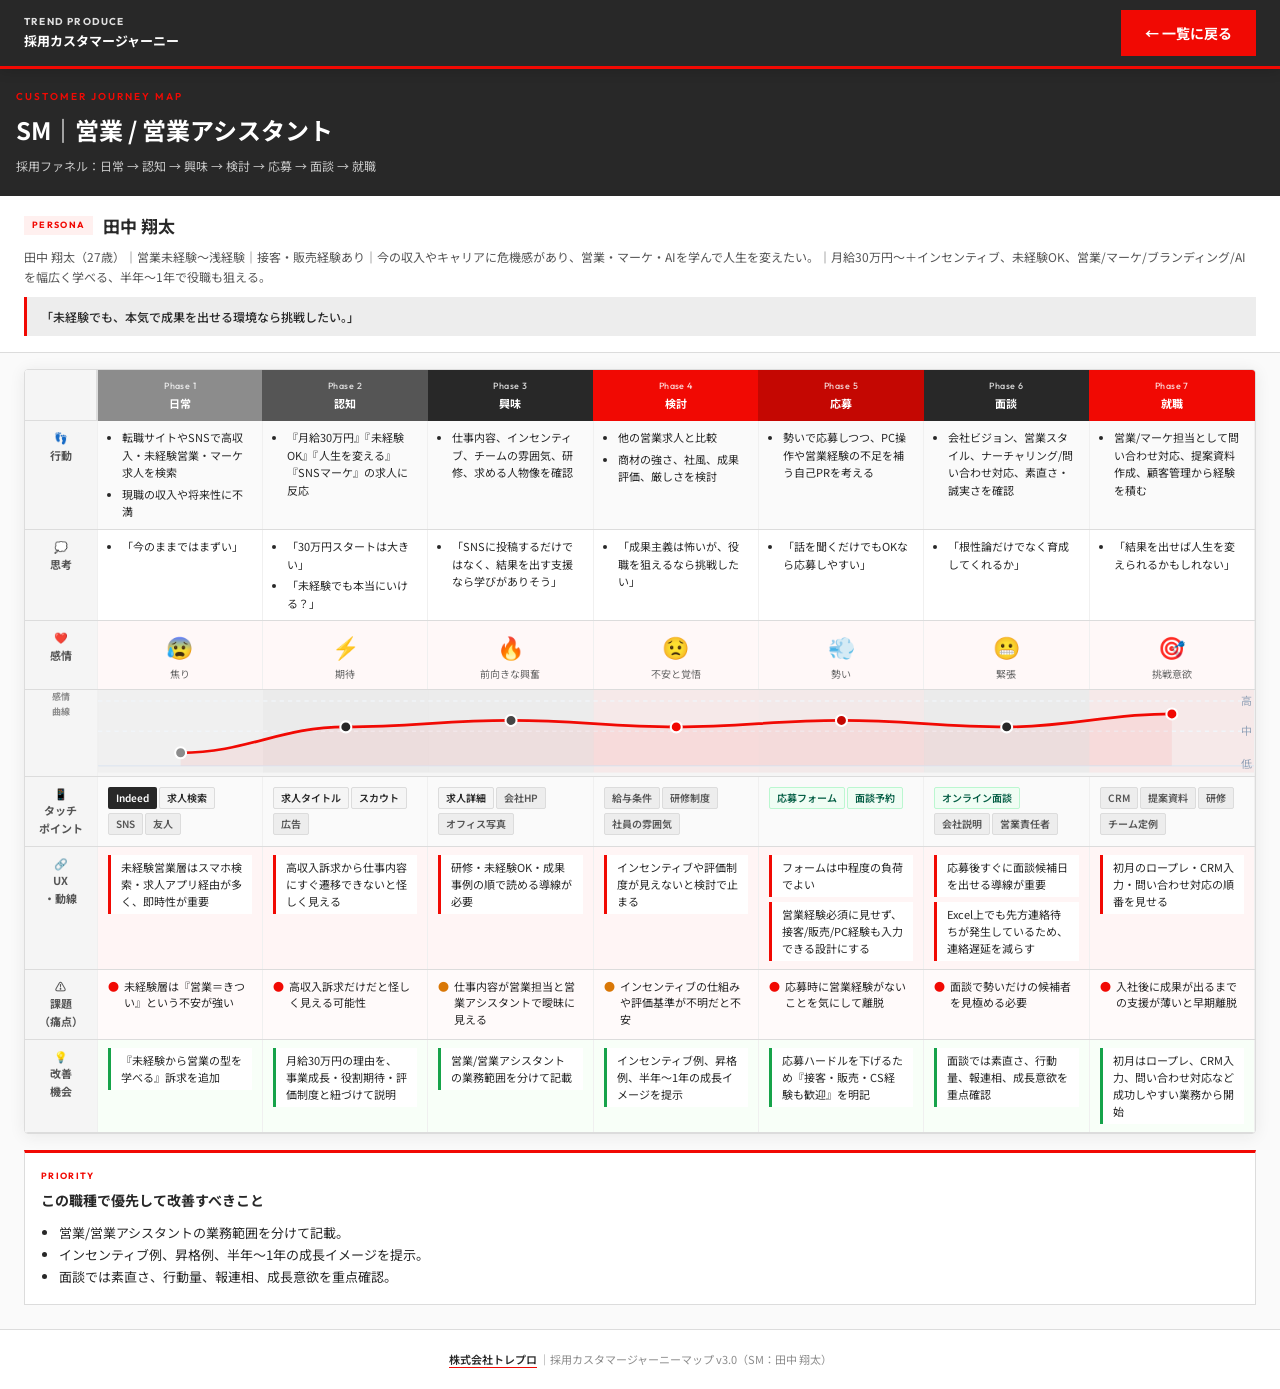
<file: 03-sm.html>
<!DOCTYPE html>
<html lang="ja">
<head>
  <meta charset="UTF-8">
  <meta name="viewport" content="width=device-width, initial-scale=1.0">
  <title>CJM｜SM 田中 翔太 — トレプロ採用</title>
  <link rel="preconnect" href="https://fonts.googleapis.com">
  <link rel="preconnect" href="https://fonts.gstatic.com" crossorigin>
  <link href="https://fonts.googleapis.com/css2?family=Outfit:wght@400;600;700&family=Noto+Sans+JP:wght@400;500;700&display=swap" rel="stylesheet">
  <link rel="stylesheet" href="styles.css">
</head>
<body class="detail-page">

<header class="site-header">
  <div class="site-header-inner">
    <a class="brand" href="index.html">
      <span class="brand-en">TREND PRODUCE</span>
      <span class="brand-ja">採用カスタマージャーニー</span>
    </a>
    <div class="site-header-meta">
      <a class="btn-back" href="index.html">← 一覧に戻る</a>
    </div>
  </div>
</header>

<div class="page-hero">
  <p class="eyebrow">CUSTOMER JOURNEY MAP</p>
  <h1>SM｜営業 / 営業アシスタント</h1>
  <p class="hero-sub">採用ファネル：日常 → 認知 → 興味 → 検討 → 応募 → 面談 → 就職</p>
</div>

<div class="persona-bar">
  <div class="persona-main">
    <span class="p-label">PERSONA</span>
    <span class="p-name">田中 翔太</span>
  </div>
  <p class="p-meta">田中 翔太（27歳）｜営業未経験〜浅経験｜接客・販売経験あり｜今の収入やキャリアに危機感があり、営業・マーケ・AIを学んで人生を変えたい。｜月給30万円〜＋インセンティブ、未経験OK、営業/マーケ/ブランディング/AIを幅広く学べる、半年〜1年で役職も狙える。</p>
  <blockquote class="p-quote">「未経験でも、本気で成果を出せる環境なら挑戦したい。」</blockquote>
</div>

<div class="wrapper">

<div class="mobile-cjm">
  <p class="swipe-hint"><span class="swipe-icon">↔</span> 左右にスワイプして各ステップを見る</p>
  <div class="phase-scroll" id="phaseScroll">
    <article class="phase-card" data-phase="0">
      <header class="phase-card-head p1">
        <span class="phase-num">Step 1</span>
        <span class="phase-name">日常</span>
        <span class="phase-score">感情 2/10</span>
      </header>
      <div class="phase-card-body">
        <div class="m-row m-row-">
          <div class="m-row-label">👣 行動</div>
          <div class="m-row-body"><ul><li>転職サイトやSNSで高収入・未経験営業・マーケ求人を検索</li><li>現職の収入や将来性に不満</li></ul></div>
        </div>
        <div class="m-row m-row-">
          <div class="m-row-label">💭 思考</div>
          <div class="m-row-body"><ul><li>「今のままではまずい」</li></ul></div>
        </div>
        <div class="m-row m-row-">
          <div class="m-row-label">❤️ 感情</div>
          <div class="m-row-body"><span class="emo">😰</span><span class="emo-label">焦り</span></div>
        </div>
        <div class="m-row m-row-">
          <div class="m-row-label">📱 タッチポイント</div>
          <div class="m-row-body"><span class="pill pB">Indeed</span><span class="pill pA">求人検索</span><span class="pill pF">SNS</span><span class="pill pF">友人</span></div>
        </div>
        <div class="m-row m-row-UX">
          <div class="m-row-label">🔗 UX・動線</div>
          <div class="m-row-body"><div class="ux">未経験営業層はスマホ検索・求人アプリ経由が多く、即時性が重要</div></div>
        </div>
        <div class="m-row m-row-">
          <div class="m-row-label">⚠️ 課題</div>
          <div class="m-row-body"><div class="iss"><span class="dr">●</span>未経験層は『営業＝きつい』という不安が強い</div></div>
        </div>
        <div class="m-row m-row-">
          <div class="m-row-label">💡 改善機会</div>
          <div class="m-row-body"><div class="imp">『未経験から営業の型を学べる』訴求を追加</div></div>
        </div>
      </div>
    </article>
    <article class="phase-card" data-phase="1">
      <header class="phase-card-head p2">
        <span class="phase-num">Step 2</span>
        <span class="phase-name">認知</span>
        <span class="phase-score">感情 6/10</span>
      </header>
      <div class="phase-card-body">
        <div class="m-row m-row-">
          <div class="m-row-label">👣 行動</div>
          <div class="m-row-body"><ul><li>『月給30万円』『未経験OK』『人生を変える』『SNSマーケ』の求人に反応</li></ul></div>
        </div>
        <div class="m-row m-row-">
          <div class="m-row-label">💭 思考</div>
          <div class="m-row-body"><ul><li>「30万円スタートは大きい」</li><li>「未経験でも本当にいける？」</li></ul></div>
        </div>
        <div class="m-row m-row-">
          <div class="m-row-label">❤️ 感情</div>
          <div class="m-row-body"><span class="emo">⚡</span><span class="emo-label">期待</span></div>
        </div>
        <div class="m-row m-row-">
          <div class="m-row-label">📱 タッチポイント</div>
          <div class="m-row-body"><span class="pill pA">求人タイトル</span><span class="pill pA">スカウト</span><span class="pill pF">広告</span></div>
        </div>
        <div class="m-row m-row-UX">
          <div class="m-row-label">🔗 UX・動線</div>
          <div class="m-row-body"><div class="ux">高収入訴求から仕事内容にすぐ遷移できないと怪しく見える</div></div>
        </div>
        <div class="m-row m-row-">
          <div class="m-row-label">⚠️ 課題</div>
          <div class="m-row-body"><div class="iss"><span class="dr">●</span>高収入訴求だけだと怪しく見える可能性</div></div>
        </div>
        <div class="m-row m-row-">
          <div class="m-row-label">💡 改善機会</div>
          <div class="m-row-body"><div class="imp">月給30万円の理由を、事業成長・役割期待・評価制度と紐づけて説明</div></div>
        </div>
      </div>
    </article>
    <article class="phase-card" data-phase="2">
      <header class="phase-card-head p3">
        <span class="phase-num">Step 3</span>
        <span class="phase-name">興味</span>
        <span class="phase-score">感情 7/10</span>
      </header>
      <div class="phase-card-body">
        <div class="m-row m-row-">
          <div class="m-row-label">👣 行動</div>
          <div class="m-row-body"><ul><li>仕事内容、インセンティブ、チームの雰囲気、研修、求める人物像を確認</li></ul></div>
        </div>
        <div class="m-row m-row-">
          <div class="m-row-label">💭 思考</div>
          <div class="m-row-body"><ul><li>「SNSに投稿するだけではなく、結果を出す支援なら学びがありそう」</li></ul></div>
        </div>
        <div class="m-row m-row-">
          <div class="m-row-label">❤️ 感情</div>
          <div class="m-row-body"><span class="emo">🔥</span><span class="emo-label">前向きな興奮</span></div>
        </div>
        <div class="m-row m-row-">
          <div class="m-row-label">📱 タッチポイント</div>
          <div class="m-row-body"><span class="pill pA">求人詳細</span><span class="pill pF">会社HP</span><span class="pill pF">オフィス写真</span></div>
        </div>
        <div class="m-row m-row-UX">
          <div class="m-row-label">🔗 UX・動線</div>
          <div class="m-row-body"><div class="ux">研修・未経験OK・成果事例の順で読める導線が必要</div></div>
        </div>
        <div class="m-row m-row-">
          <div class="m-row-label">⚠️ 課題</div>
          <div class="m-row-body"><div class="iss"><span class="dy">●</span>仕事内容が営業担当と営業アシスタントで曖昧に見える</div></div>
        </div>
        <div class="m-row m-row-">
          <div class="m-row-label">💡 改善機会</div>
          <div class="m-row-body"><div class="imp">営業/営業アシスタントの業務範囲を分けて記載</div></div>
        </div>
      </div>
    </article>
    <article class="phase-card" data-phase="3">
      <header class="phase-card-head p4">
        <span class="phase-num">Step 4</span>
        <span class="phase-name">検討</span>
        <span class="phase-score">感情 6/10</span>
      </header>
      <div class="phase-card-body">
        <div class="m-row m-row-">
          <div class="m-row-label">👣 行動</div>
          <div class="m-row-body"><ul><li>他の営業求人と比較</li><li>商材の強さ、社風、成果評価、厳しさを検討</li></ul></div>
        </div>
        <div class="m-row m-row-">
          <div class="m-row-label">💭 思考</div>
          <div class="m-row-body"><ul><li>「成果主義は怖いが、役職を狙えるなら挑戦したい」</li></ul></div>
        </div>
        <div class="m-row m-row-">
          <div class="m-row-label">❤️ 感情</div>
          <div class="m-row-body"><span class="emo">😟</span><span class="emo-label">不安と覚悟</span></div>
        </div>
        <div class="m-row m-row-">
          <div class="m-row-label">📱 タッチポイント</div>
          <div class="m-row-body"><span class="pill pF">給与条件</span><span class="pill pF">研修制度</span><span class="pill pF">社員の雰囲気</span></div>
        </div>
        <div class="m-row m-row-UX">
          <div class="m-row-label">🔗 UX・動線</div>
          <div class="m-row-body"><div class="ux">インセンティブや評価制度が見えないと検討で止まる</div></div>
        </div>
        <div class="m-row m-row-">
          <div class="m-row-label">⚠️ 課題</div>
          <div class="m-row-body"><div class="iss"><span class="dy">●</span>インセンティブの仕組みや評価基準が不明だと不安</div></div>
        </div>
        <div class="m-row m-row-">
          <div class="m-row-label">💡 改善機会</div>
          <div class="m-row-body"><div class="imp">インセンティブ例、昇格例、半年〜1年の成長イメージを提示</div></div>
        </div>
      </div>
    </article>
    <article class="phase-card" data-phase="4">
      <header class="phase-card-head p5">
        <span class="phase-num">Step 5</span>
        <span class="phase-name">応募</span>
        <span class="phase-score">感情 7/10</span>
      </header>
      <div class="phase-card-body">
        <div class="m-row m-row-">
          <div class="m-row-label">👣 行動</div>
          <div class="m-row-body"><ul><li>勢いで応募しつつ、PC操作や営業経験の不足を補う自己PRを考える</li></ul></div>
        </div>
        <div class="m-row m-row-">
          <div class="m-row-label">💭 思考</div>
          <div class="m-row-body"><ul><li>「話を聞くだけでもOKなら応募しやすい」</li></ul></div>
        </div>
        <div class="m-row m-row-">
          <div class="m-row-label">❤️ 感情</div>
          <div class="m-row-body"><span class="emo">💨</span><span class="emo-label">勢い</span></div>
        </div>
        <div class="m-row m-row-">
          <div class="m-row-label">📱 タッチポイント</div>
          <div class="m-row-body"><span class="pill pE">応募フォーム</span><span class="pill pE">面談予約</span></div>
        </div>
        <div class="m-row m-row-UX">
          <div class="m-row-label">🔗 UX・動線</div>
          <div class="m-row-body"><div class="ux">フォームは中程度の負荷でよい</div><div class="ux">営業経験必須に見せず、接客/販売/PC経験も入力できる設計にする</div></div>
        </div>
        <div class="m-row m-row-">
          <div class="m-row-label">⚠️ 課題</div>
          <div class="m-row-body"><div class="iss"><span class="dr">●</span>応募時に営業経験がないことを気にして離脱</div></div>
        </div>
        <div class="m-row m-row-">
          <div class="m-row-label">💡 改善機会</div>
          <div class="m-row-body"><div class="imp">応募ハードルを下げるため『接客・販売・CS経験も歓迎』を明記</div></div>
        </div>
      </div>
    </article>
    <article class="phase-card" data-phase="5">
      <header class="phase-card-head p6">
        <span class="phase-num">Step 6</span>
        <span class="phase-name">面談</span>
        <span class="phase-score">感情 6/10</span>
      </header>
      <div class="phase-card-body">
        <div class="m-row m-row-">
          <div class="m-row-label">👣 行動</div>
          <div class="m-row-body"><ul><li>会社ビジョン、営業スタイル、ナーチャリング/問い合わせ対応、素直さ・誠実さを確認</li></ul></div>
        </div>
        <div class="m-row m-row-">
          <div class="m-row-label">💭 思考</div>
          <div class="m-row-body"><ul><li>「根性論だけでなく育成してくれるか」</li></ul></div>
        </div>
        <div class="m-row m-row-">
          <div class="m-row-label">❤️ 感情</div>
          <div class="m-row-body"><span class="emo">😬</span><span class="emo-label">緊張</span></div>
        </div>
        <div class="m-row m-row-">
          <div class="m-row-label">📱 タッチポイント</div>
          <div class="m-row-body"><span class="pill pE">オンライン面談</span><span class="pill pF">会社説明</span><span class="pill pF">営業責任者</span></div>
        </div>
        <div class="m-row m-row-UX">
          <div class="m-row-label">🔗 UX・動線</div>
          <div class="m-row-body"><div class="ux">応募後すぐに面談候補日を出せる導線が重要</div><div class="ux">Excel上でも先方連絡待ちが発生しているため、連絡遅延を減らす</div></div>
        </div>
        <div class="m-row m-row-">
          <div class="m-row-label">⚠️ 課題</div>
          <div class="m-row-body"><div class="iss"><span class="dr">●</span>面談で勢いだけの候補者を見極める必要</div></div>
        </div>
        <div class="m-row m-row-">
          <div class="m-row-label">💡 改善機会</div>
          <div class="m-row-body"><div class="imp">面談では素直さ、行動量、報連相、成長意欲を重点確認</div></div>
        </div>
      </div>
    </article>
    <article class="phase-card" data-phase="6">
      <header class="phase-card-head p7">
        <span class="phase-num">Step 7</span>
        <span class="phase-name">就職</span>
        <span class="phase-score">感情 8/10</span>
      </header>
      <div class="phase-card-body">
        <div class="m-row m-row-">
          <div class="m-row-label">👣 行動</div>
          <div class="m-row-body"><ul><li>営業/マーケ担当として問い合わせ対応、提案資料作成、顧客管理から経験を積む</li></ul></div>
        </div>
        <div class="m-row m-row-">
          <div class="m-row-label">💭 思考</div>
          <div class="m-row-body"><ul><li>「結果を出せば人生を変えられるかもしれない」</li></ul></div>
        </div>
        <div class="m-row m-row-">
          <div class="m-row-label">❤️ 感情</div>
          <div class="m-row-body"><span class="emo">🎯</span><span class="emo-label">挑戦意欲</span></div>
        </div>
        <div class="m-row m-row-">
          <div class="m-row-label">📱 タッチポイント</div>
          <div class="m-row-body"><span class="pill pF">CRM</span><span class="pill pF">提案資料</span><span class="pill pF">研修</span><span class="pill pF">チーム定例</span></div>
        </div>
        <div class="m-row m-row-UX">
          <div class="m-row-label">🔗 UX・動線</div>
          <div class="m-row-body"><div class="ux">初月のロープレ・CRM入力・問い合わせ対応の順番を見せる</div></div>
        </div>
        <div class="m-row m-row-">
          <div class="m-row-label">⚠️ 課題</div>
          <div class="m-row-body"><div class="iss"><span class="dr">●</span>入社後に成果が出るまでの支援が薄いと早期離脱</div></div>
        </div>
        <div class="m-row m-row-">
          <div class="m-row-label">💡 改善機会</div>
          <div class="m-row-body"><div class="imp">初月はロープレ、CRM入力、問い合わせ対応など成功しやすい業務から開始</div></div>
        </div>
      </div>
    </article>
  </div>
  <div class="phase-dots" id="phaseDots"><button type="button" class="phase-dot active" data-index="0" aria-label="日常"></button><button type="button" class="phase-dot" data-index="1" aria-label="認知"></button><button type="button" class="phase-dot" data-index="2" aria-label="興味"></button><button type="button" class="phase-dot" data-index="3" aria-label="検討"></button><button type="button" class="phase-dot" data-index="4" aria-label="応募"></button><button type="button" class="phase-dot" data-index="5" aria-label="面談"></button><button type="button" class="phase-dot" data-index="6" aria-label="就職"></button>
  </div>
</div>
<div class="tbl-wrap desktop-only">
<table class="cjm">
  <thead>
    <tr>
      <th class="lh"></th>
      <th class="p1"><div class="ph"><small>Phase 1</small>日常</div></th><th class="p2"><div class="ph"><small>Phase 2</small>認知</div></th><th class="p3"><div class="ph"><small>Phase 3</small>興味</div></th><th class="p4"><div class="ph"><small>Phase 4</small>検討</div></th><th class="p5"><div class="ph"><small>Phase 5</small>応募</div></th><th class="p6"><div class="ph"><small>Phase 6</small>面談</div></th><th class="p7"><div class="ph"><small>Phase 7</small>就職</div></th>
    </tr>
  </thead>
  <tbody>
    <tr class="r-action">
      <td class="rl">👣<br>行動</td>
      <td><ul><li>転職サイトやSNSで高収入・未経験営業・マーケ求人を検索</li><li>現職の収入や将来性に不満</li></ul></td><td><ul><li>『月給30万円』『未経験OK』『人生を変える』『SNSマーケ』の求人に反応</li></ul></td><td><ul><li>仕事内容、インセンティブ、チームの雰囲気、研修、求める人物像を確認</li></ul></td><td><ul><li>他の営業求人と比較</li><li>商材の強さ、社風、成果評価、厳しさを検討</li></ul></td><td><ul><li>勢いで応募しつつ、PC操作や営業経験の不足を補う自己PRを考える</li></ul></td><td><ul><li>会社ビジョン、営業スタイル、ナーチャリング/問い合わせ対応、素直さ・誠実さを確認</li></ul></td><td><ul><li>営業/マーケ担当として問い合わせ対応、提案資料作成、顧客管理から経験を積む</li></ul></td>
    </tr>
    <tr class="r-thought">
      <td class="rl">💭<br>思考</td>
      <td><ul><li>「今のままではまずい」</li></ul></td><td><ul><li>「30万円スタートは大きい」</li><li>「未経験でも本当にいける？」</li></ul></td><td><ul><li>「SNSに投稿するだけではなく、結果を出す支援なら学びがありそう」</li></ul></td><td><ul><li>「成果主義は怖いが、役職を狙えるなら挑戦したい」</li></ul></td><td><ul><li>「話を聞くだけでもOKなら応募しやすい」</li></ul></td><td><ul><li>「根性論だけでなく育成してくれるか」</li></ul></td><td><ul><li>「結果を出せば人生を変えられるかもしれない」</li></ul></td>
    </tr>
    <tr class="r-emotion">
      <td class="rl">❤️<br>感情</td>
      <td><span class="emo">😰</span><span class="emo-label">焦り</span></td><td><span class="emo">⚡</span><span class="emo-label">期待</span></td><td><span class="emo">🔥</span><span class="emo-label">前向きな興奮</span></td><td><span class="emo">😟</span><span class="emo-label">不安と覚悟</span></td><td><span class="emo">💨</span><span class="emo-label">勢い</span></td><td><span class="emo">😬</span><span class="emo-label">緊張</span></td><td><span class="emo">🎯</span><span class="emo-label">挑戦意欲</span></td>
    </tr>
    <tr class="r-curve">
      <td class="rl curve-label">感情<br>曲線</td>
      <td colspan="7"><svg viewBox="0 0 840 62" xmlns="http://www.w3.org/2000/svg" style="width:100%; display:block;">
          <rect x="0" y="0" width="120" height="60" fill="#8C8C8C" opacity="0.05"/><rect x="120" y="0" width="120" height="60" fill="#282828" opacity="0.05"/><rect x="240" y="0" width="120" height="60" fill="#444444" opacity="0.05"/><rect x="360" y="0" width="120" height="60" fill="#f10903" opacity="0.05"/><rect x="480" y="0" width="120" height="60" fill="#c40702" opacity="0.05"/><rect x="600" y="0" width="120" height="60" fill="#282828" opacity="0.05"/><rect x="720" y="0" width="120" height="60" fill="#f10903" opacity="0.05"/>
          <line x1="0" y1="55" x2="840" y2="55" stroke="#e2e8f0" stroke-width="1"/>
          <line x1="0" y1="30" x2="840" y2="30" stroke="#f1f5f9" stroke-width="1" stroke-dasharray="3,3"/>
          <line x1="0" y1="8" x2="840" y2="8" stroke="#f1f5f9" stroke-width="1" stroke-dasharray="3,3"/>
          <path d="M60,45.6 C108.0,45.6 132.0,26.8 180,26.8 C228.0,26.8 252.0,22.1 300,22.1 C348.0,22.1 372.0,26.8 420,26.8 C468.0,26.8 492.0,22.1 540,22.1 C588.0,22.1 612.0,26.8 660,26.8 C708.0,26.8 732.0,17.4 780,17.4 L780,55 L60,55 Z" fill="#f10903" opacity="0.06"/>
          <path d="M60,45.6 C108.0,45.6 132.0,26.8 180,26.8 C228.0,26.8 252.0,22.1 300,22.1 C348.0,22.1 372.0,26.8 420,26.8 C468.0,26.8 492.0,22.1 540,22.1 C588.0,22.1 612.0,26.8 660,26.8 C708.0,26.8 732.0,17.4 780,17.4" fill="none" stroke="#f10903" stroke-width="2" stroke-linecap="round"/>
          <circle cx="60" cy="45.6" r="4" fill="#8C8C8C" stroke="white" stroke-width="1.5"/><circle cx="180" cy="26.8" r="4" fill="#282828" stroke="white" stroke-width="1.5"/><circle cx="300" cy="22.1" r="4" fill="#444444" stroke="white" stroke-width="1.5"/><circle cx="420" cy="26.8" r="4" fill="#f10903" stroke="white" stroke-width="1.5"/><circle cx="540" cy="22.1" r="4" fill="#c40702" stroke="white" stroke-width="1.5"/><circle cx="660" cy="26.8" r="4" fill="#282828" stroke="white" stroke-width="1.5"/><circle cx="780" cy="17.4" r="4" fill="#f10903" stroke="white" stroke-width="1.5"/>
          <text x="838" y="11" text-anchor="end" font-size="8" fill="#94a3b8">高</text>
          <text x="838" y="33" text-anchor="end" font-size="8" fill="#94a3b8">中</text>
          <text x="838" y="57" text-anchor="end" font-size="8" fill="#94a3b8">低</text>
        </svg></td>
    </tr>
    <tr class="r-touch">
      <td class="rl">📱<br>タッチ<br>ポイント</td>
      <td><span class="pill pB">Indeed</span><span class="pill pA">求人検索</span><span class="pill pF">SNS</span><span class="pill pF">友人</span></td><td><span class="pill pA">求人タイトル</span><span class="pill pA">スカウト</span><span class="pill pF">広告</span></td><td><span class="pill pA">求人詳細</span><span class="pill pF">会社HP</span><span class="pill pF">オフィス写真</span></td><td><span class="pill pF">給与条件</span><span class="pill pF">研修制度</span><span class="pill pF">社員の雰囲気</span></td><td><span class="pill pE">応募フォーム</span><span class="pill pE">面談予約</span></td><td><span class="pill pE">オンライン面談</span><span class="pill pF">会社説明</span><span class="pill pF">営業責任者</span></td><td><span class="pill pF">CRM</span><span class="pill pF">提案資料</span><span class="pill pF">研修</span><span class="pill pF">チーム定例</span></td>
    </tr>
    <tr class="r-ux">
      <td class="rl">🔗<br>UX<br>・動線</td>
      <td><div class="ux">未経験営業層はスマホ検索・求人アプリ経由が多く、即時性が重要</div></td><td><div class="ux">高収入訴求から仕事内容にすぐ遷移できないと怪しく見える</div></td><td><div class="ux">研修・未経験OK・成果事例の順で読める導線が必要</div></td><td><div class="ux">インセンティブや評価制度が見えないと検討で止まる</div></td><td><div class="ux">フォームは中程度の負荷でよい</div><div class="ux">営業経験必須に見せず、接客/販売/PC経験も入力できる設計にする</div></td><td><div class="ux">応募後すぐに面談候補日を出せる導線が重要</div><div class="ux">Excel上でも先方連絡待ちが発生しているため、連絡遅延を減らす</div></td><td><div class="ux">初月のロープレ・CRM入力・問い合わせ対応の順番を見せる</div></td>
    </tr>
    <tr class="r-issue">
      <td class="rl">⚠️<br>課題<br>（痛点）</td>
      <td><div class="iss"><span class="dr">●</span>未経験層は『営業＝きつい』という不安が強い</div></td><td><div class="iss"><span class="dr">●</span>高収入訴求だけだと怪しく見える可能性</div></td><td><div class="iss"><span class="dy">●</span>仕事内容が営業担当と営業アシスタントで曖昧に見える</div></td><td><div class="iss"><span class="dy">●</span>インセンティブの仕組みや評価基準が不明だと不安</div></td><td><div class="iss"><span class="dr">●</span>応募時に営業経験がないことを気にして離脱</div></td><td><div class="iss"><span class="dr">●</span>面談で勢いだけの候補者を見極める必要</div></td><td><div class="iss"><span class="dr">●</span>入社後に成果が出るまでの支援が薄いと早期離脱</div></td>
    </tr>
    <tr class="r-improve">
      <td class="rl">💡<br>改善<br>機会</td>
      <td><div class="imp">『未経験から営業の型を学べる』訴求を追加</div></td><td><div class="imp">月給30万円の理由を、事業成長・役割期待・評価制度と紐づけて説明</div></td><td><div class="imp">営業/営業アシスタントの業務範囲を分けて記載</div></td><td><div class="imp">インセンティブ例、昇格例、半年〜1年の成長イメージを提示</div></td><td><div class="imp">応募ハードルを下げるため『接客・販売・CS経験も歓迎』を明記</div></td><td><div class="imp">面談では素直さ、行動量、報連相、成長意欲を重点確認</div></td><td><div class="imp">初月はロープレ、CRM入力、問い合わせ対応など成功しやすい業務から開始</div></td>
    </tr>
  </tbody>
</table>
</div>

<div class="priorities">
  <p class="priorities-label">PRIORITY</p>
  <strong>この職種で優先して改善すべきこと</strong>
  <ul><li>営業/営業アシスタントの業務範囲を分けて記載。</li><li>インセンティブ例、昇格例、半年〜1年の成長イメージを提示。</li><li>面談では素直さ、行動量、報連相、成長意欲を重点確認。</li></ul>
</div>
</div>

<footer class="footer">
  <a href="https://tre-pro.co.jp/" target="_blank" rel="noopener">株式会社トレプロ</a>
  ｜採用カスタマージャーニーマップ v3.0（SM：田中 翔太）
</footer>

<script src="app.js"></script>
</body>
</html>
</file>
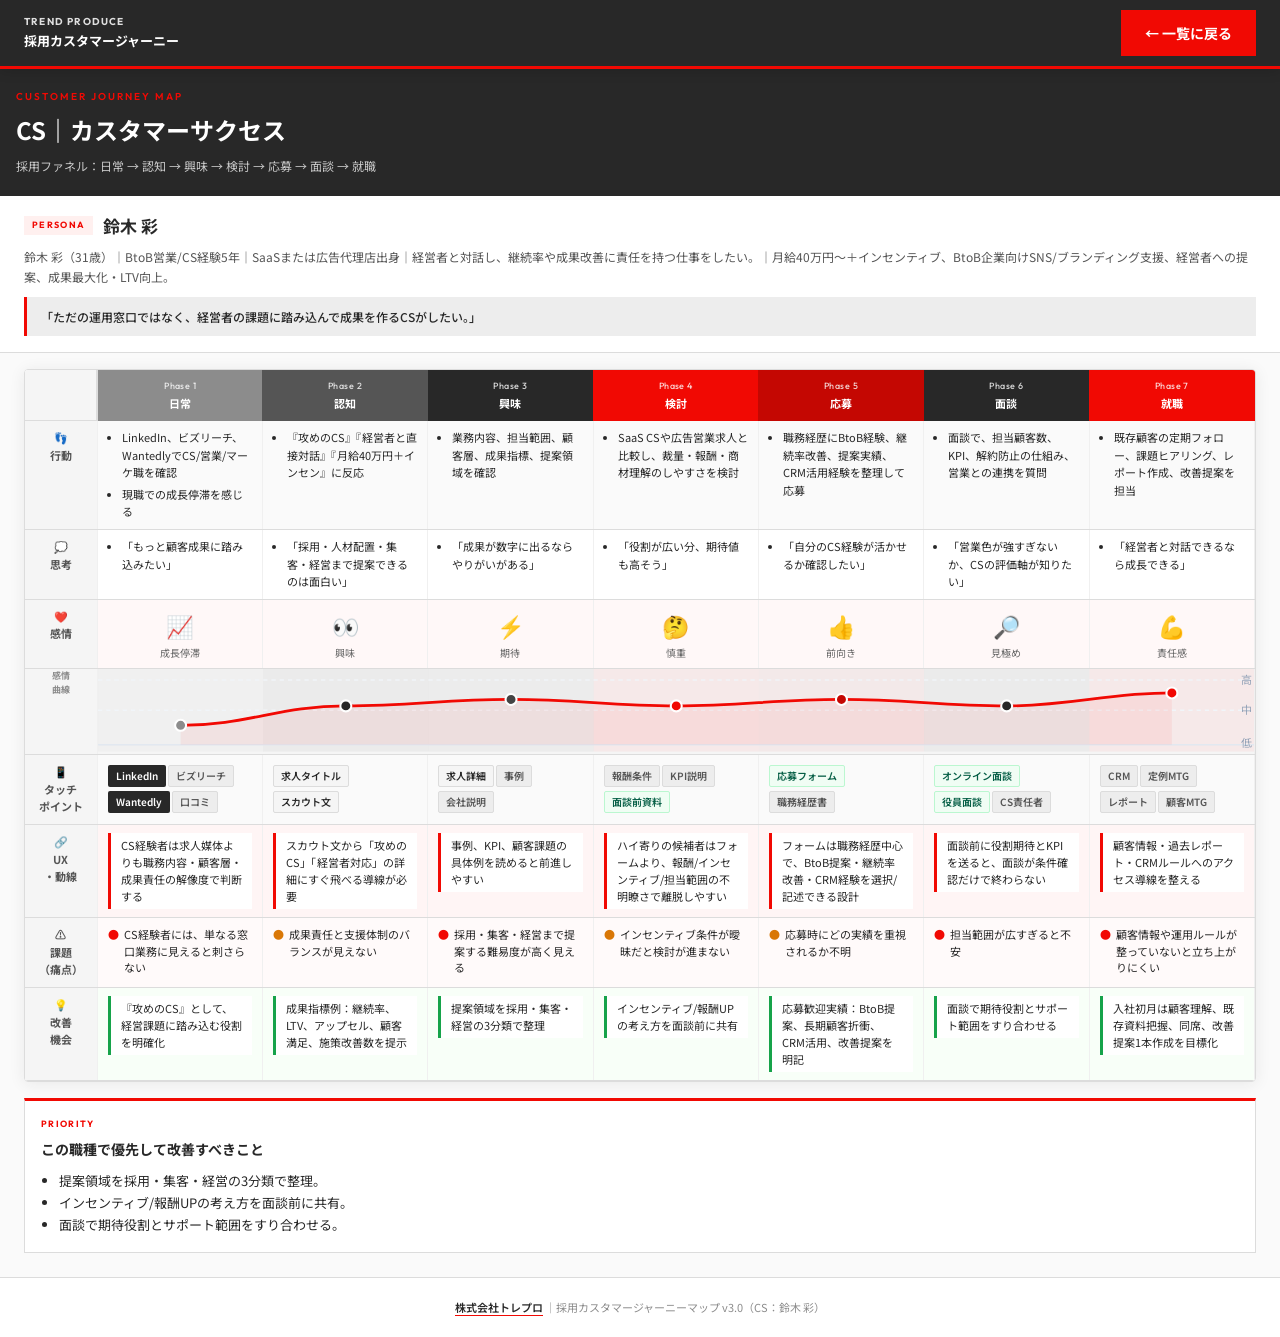
<file: 04-cs.html>
<!DOCTYPE html>
<html lang="ja">
<head>
  <meta charset="UTF-8">
  <meta name="viewport" content="width=device-width, initial-scale=1.0">
  <title>CJM｜CS 鈴木 彩 — トレプロ採用</title>
  <link rel="preconnect" href="https://fonts.googleapis.com">
  <link rel="preconnect" href="https://fonts.gstatic.com" crossorigin>
  <link href="https://fonts.googleapis.com/css2?family=Outfit:wght@400;600;700&family=Noto+Sans+JP:wght@400;500;700&display=swap" rel="stylesheet">
  <link rel="stylesheet" href="styles.css">
</head>
<body class="detail-page">

<header class="site-header">
  <div class="site-header-inner">
    <a class="brand" href="index.html">
      <span class="brand-en">TREND PRODUCE</span>
      <span class="brand-ja">採用カスタマージャーニー</span>
    </a>
    <div class="site-header-meta">
      <a class="btn-back" href="index.html">← 一覧に戻る</a>
    </div>
  </div>
</header>

<div class="page-hero">
  <p class="eyebrow">CUSTOMER JOURNEY MAP</p>
  <h1>CS｜カスタマーサクセス</h1>
  <p class="hero-sub">採用ファネル：日常 → 認知 → 興味 → 検討 → 応募 → 面談 → 就職</p>
</div>

<div class="persona-bar">
  <div class="persona-main">
    <span class="p-label">PERSONA</span>
    <span class="p-name">鈴木 彩</span>
  </div>
  <p class="p-meta">鈴木 彩（31歳）｜BtoB営業/CS経験5年｜SaaSまたは広告代理店出身｜経営者と対話し、継続率や成果改善に責任を持つ仕事をしたい。｜月給40万円〜＋インセンティブ、BtoB企業向けSNS/ブランディング支援、経営者への提案、成果最大化・LTV向上。</p>
  <blockquote class="p-quote">「ただの運用窓口ではなく、経営者の課題に踏み込んで成果を作るCSがしたい。」</blockquote>
</div>

<div class="wrapper">

<div class="mobile-cjm">
  <p class="swipe-hint"><span class="swipe-icon">↔</span> 左右にスワイプして各ステップを見る</p>
  <div class="phase-scroll" id="phaseScroll">
    <article class="phase-card" data-phase="0">
      <header class="phase-card-head p1">
        <span class="phase-num">Step 1</span>
        <span class="phase-name">日常</span>
        <span class="phase-score">感情 3/10</span>
      </header>
      <div class="phase-card-body">
        <div class="m-row m-row-">
          <div class="m-row-label">👣 行動</div>
          <div class="m-row-body"><ul><li>LinkedIn、ビズリーチ、WantedlyでCS/営業/マーケ職を確認</li><li>現職での成長停滞を感じる</li></ul></div>
        </div>
        <div class="m-row m-row-">
          <div class="m-row-label">💭 思考</div>
          <div class="m-row-body"><ul><li>「もっと顧客成果に踏み込みたい」</li></ul></div>
        </div>
        <div class="m-row m-row-">
          <div class="m-row-label">❤️ 感情</div>
          <div class="m-row-body"><span class="emo">📈</span><span class="emo-label">成長停滞</span></div>
        </div>
        <div class="m-row m-row-">
          <div class="m-row-label">📱 タッチポイント</div>
          <div class="m-row-body"><span class="pill pB">LinkedIn</span><span class="pill pF">ビズリーチ</span><span class="pill pB">Wantedly</span><span class="pill pF">口コミ</span></div>
        </div>
        <div class="m-row m-row-UX">
          <div class="m-row-label">🔗 UX・動線</div>
          <div class="m-row-body"><div class="ux">CS経験者は求人媒体よりも職務内容・顧客層・成果責任の解像度で判断する</div></div>
        </div>
        <div class="m-row m-row-">
          <div class="m-row-label">⚠️ 課題</div>
          <div class="m-row-body"><div class="iss"><span class="dr">●</span>CS経験者には、単なる窓口業務に見えると刺さらない</div></div>
        </div>
        <div class="m-row m-row-">
          <div class="m-row-label">💡 改善機会</div>
          <div class="m-row-body"><div class="imp">『攻めのCS』として、経営課題に踏み込む役割を明確化</div></div>
        </div>
      </div>
    </article>
    <article class="phase-card" data-phase="1">
      <header class="phase-card-head p2">
        <span class="phase-num">Step 2</span>
        <span class="phase-name">認知</span>
        <span class="phase-score">感情 6/10</span>
      </header>
      <div class="phase-card-body">
        <div class="m-row m-row-">
          <div class="m-row-label">👣 行動</div>
          <div class="m-row-body"><ul><li>『攻めのCS』『経営者と直接対話』『月給40万円＋インセン』に反応</li></ul></div>
        </div>
        <div class="m-row m-row-">
          <div class="m-row-label">💭 思考</div>
          <div class="m-row-body"><ul><li>「採用・人材配置・集客・経営まで提案できるのは面白い」</li></ul></div>
        </div>
        <div class="m-row m-row-">
          <div class="m-row-label">❤️ 感情</div>
          <div class="m-row-body"><span class="emo">👀</span><span class="emo-label">興味</span></div>
        </div>
        <div class="m-row m-row-">
          <div class="m-row-label">📱 タッチポイント</div>
          <div class="m-row-body"><span class="pill pA">求人タイトル</span><span class="pill pA">スカウト文</span></div>
        </div>
        <div class="m-row m-row-UX">
          <div class="m-row-label">🔗 UX・動線</div>
          <div class="m-row-body"><div class="ux">スカウト文から「攻めのCS」「経営者対応」の詳細にすぐ飛べる導線が必要</div></div>
        </div>
        <div class="m-row m-row-">
          <div class="m-row-label">⚠️ 課題</div>
          <div class="m-row-body"><div class="iss"><span class="dy">●</span>成果責任と支援体制のバランスが見えない</div></div>
        </div>
        <div class="m-row m-row-">
          <div class="m-row-label">💡 改善機会</div>
          <div class="m-row-body"><div class="imp">成果指標例：継続率、LTV、アップセル、顧客満足、施策改善数を提示</div></div>
        </div>
      </div>
    </article>
    <article class="phase-card" data-phase="2">
      <header class="phase-card-head p3">
        <span class="phase-num">Step 3</span>
        <span class="phase-name">興味</span>
        <span class="phase-score">感情 7/10</span>
      </header>
      <div class="phase-card-body">
        <div class="m-row m-row-">
          <div class="m-row-label">👣 行動</div>
          <div class="m-row-body"><ul><li>業務内容、担当範囲、顧客層、成果指標、提案領域を確認</li></ul></div>
        </div>
        <div class="m-row m-row-">
          <div class="m-row-label">💭 思考</div>
          <div class="m-row-body"><ul><li>「成果が数字に出るならやりがいがある」</li></ul></div>
        </div>
        <div class="m-row m-row-">
          <div class="m-row-label">❤️ 感情</div>
          <div class="m-row-body"><span class="emo">⚡</span><span class="emo-label">期待</span></div>
        </div>
        <div class="m-row m-row-">
          <div class="m-row-label">📱 タッチポイント</div>
          <div class="m-row-body"><span class="pill pA">求人詳細</span><span class="pill pF">事例</span><span class="pill pF">会社説明</span></div>
        </div>
        <div class="m-row m-row-UX">
          <div class="m-row-label">🔗 UX・動線</div>
          <div class="m-row-body"><div class="ux">事例、KPI、顧客課題の具体例を読めると前進しやすい</div></div>
        </div>
        <div class="m-row m-row-">
          <div class="m-row-label">⚠️ 課題</div>
          <div class="m-row-body"><div class="iss"><span class="dr">●</span>採用・集客・経営まで提案する難易度が高く見える</div></div>
        </div>
        <div class="m-row m-row-">
          <div class="m-row-label">💡 改善機会</div>
          <div class="m-row-body"><div class="imp">提案領域を採用・集客・経営の3分類で整理</div></div>
        </div>
      </div>
    </article>
    <article class="phase-card" data-phase="3">
      <header class="phase-card-head p4">
        <span class="phase-num">Step 4</span>
        <span class="phase-name">検討</span>
        <span class="phase-score">感情 6/10</span>
      </header>
      <div class="phase-card-body">
        <div class="m-row m-row-">
          <div class="m-row-label">👣 行動</div>
          <div class="m-row-body"><ul><li>SaaS CSや広告営業求人と比較し、裁量・報酬・商材理解のしやすさを検討</li></ul></div>
        </div>
        <div class="m-row m-row-">
          <div class="m-row-label">💭 思考</div>
          <div class="m-row-body"><ul><li>「役割が広い分、期待値も高そう」</li></ul></div>
        </div>
        <div class="m-row m-row-">
          <div class="m-row-label">❤️ 感情</div>
          <div class="m-row-body"><span class="emo">🤔</span><span class="emo-label">慎重</span></div>
        </div>
        <div class="m-row m-row-">
          <div class="m-row-label">📱 タッチポイント</div>
          <div class="m-row-body"><span class="pill pF">報酬条件</span><span class="pill pF">KPI説明</span><span class="pill pE">面談前資料</span></div>
        </div>
        <div class="m-row m-row-UX">
          <div class="m-row-label">🔗 UX・動線</div>
          <div class="m-row-body"><div class="ux">ハイ寄りの候補者はフォームより、報酬/インセンティブ/担当範囲の不明瞭さで離脱しやすい</div></div>
        </div>
        <div class="m-row m-row-">
          <div class="m-row-label">⚠️ 課題</div>
          <div class="m-row-body"><div class="iss"><span class="dy">●</span>インセンティブ条件が曖昧だと検討が進まない</div></div>
        </div>
        <div class="m-row m-row-">
          <div class="m-row-label">💡 改善機会</div>
          <div class="m-row-body"><div class="imp">インセンティブ/報酬UPの考え方を面談前に共有</div></div>
        </div>
      </div>
    </article>
    <article class="phase-card" data-phase="4">
      <header class="phase-card-head p5">
        <span class="phase-num">Step 5</span>
        <span class="phase-name">応募</span>
        <span class="phase-score">感情 7/10</span>
      </header>
      <div class="phase-card-body">
        <div class="m-row m-row-">
          <div class="m-row-label">👣 行動</div>
          <div class="m-row-body"><ul><li>職務経歴にBtoB経験、継続率改善、提案実績、CRM活用経験を整理して応募</li></ul></div>
        </div>
        <div class="m-row m-row-">
          <div class="m-row-label">💭 思考</div>
          <div class="m-row-body"><ul><li>「自分のCS経験が活かせるか確認したい」</li></ul></div>
        </div>
        <div class="m-row m-row-">
          <div class="m-row-label">❤️ 感情</div>
          <div class="m-row-body"><span class="emo">👍</span><span class="emo-label">前向き</span></div>
        </div>
        <div class="m-row m-row-">
          <div class="m-row-label">📱 タッチポイント</div>
          <div class="m-row-body"><span class="pill pE">応募フォーム</span><span class="pill pF">職務経歴書</span></div>
        </div>
        <div class="m-row m-row-UX">
          <div class="m-row-label">🔗 UX・動線</div>
          <div class="m-row-body"><div class="ux">フォームは職務経歴中心で、BtoB提案・継続率改善・CRM経験を選択/記述できる設計</div></div>
        </div>
        <div class="m-row m-row-">
          <div class="m-row-label">⚠️ 課題</div>
          <div class="m-row-body"><div class="iss"><span class="dy">●</span>応募時にどの実績を重視されるか不明</div></div>
        </div>
        <div class="m-row m-row-">
          <div class="m-row-label">💡 改善機会</div>
          <div class="m-row-body"><div class="imp">応募歓迎実績：BtoB提案、長期顧客折衝、CRM活用、改善提案を明記</div></div>
        </div>
      </div>
    </article>
    <article class="phase-card" data-phase="5">
      <header class="phase-card-head p6">
        <span class="phase-num">Step 6</span>
        <span class="phase-name">面談</span>
        <span class="phase-score">感情 6/10</span>
      </header>
      <div class="phase-card-body">
        <div class="m-row m-row-">
          <div class="m-row-label">👣 行動</div>
          <div class="m-row-body"><ul><li>面談で、担当顧客数、KPI、解約防止の仕組み、営業との連携を質問</li></ul></div>
        </div>
        <div class="m-row m-row-">
          <div class="m-row-label">💭 思考</div>
          <div class="m-row-body"><ul><li>「営業色が強すぎないか、CSの評価軸が知りたい」</li></ul></div>
        </div>
        <div class="m-row m-row-">
          <div class="m-row-label">❤️ 感情</div>
          <div class="m-row-body"><span class="emo">🔎</span><span class="emo-label">見極め</span></div>
        </div>
        <div class="m-row m-row-">
          <div class="m-row-label">📱 タッチポイント</div>
          <div class="m-row-body"><span class="pill pE">オンライン面談</span><span class="pill pE">役員面談</span><span class="pill pF">CS責任者</span></div>
        </div>
        <div class="m-row m-row-UX">
          <div class="m-row-label">🔗 UX・動線</div>
          <div class="m-row-body"><div class="ux">面談前に役割期待とKPIを送ると、面談が条件確認だけで終わらない</div></div>
        </div>
        <div class="m-row m-row-">
          <div class="m-row-label">⚠️ 課題</div>
          <div class="m-row-body"><div class="iss"><span class="dr">●</span>担当範囲が広すぎると不安</div></div>
        </div>
        <div class="m-row m-row-">
          <div class="m-row-label">💡 改善機会</div>
          <div class="m-row-body"><div class="imp">面談で期待役割とサポート範囲をすり合わせる</div></div>
        </div>
      </div>
    </article>
    <article class="phase-card" data-phase="6">
      <header class="phase-card-head p7">
        <span class="phase-num">Step 7</span>
        <span class="phase-name">就職</span>
        <span class="phase-score">感情 8/10</span>
      </header>
      <div class="phase-card-body">
        <div class="m-row m-row-">
          <div class="m-row-label">👣 行動</div>
          <div class="m-row-body"><ul><li>既存顧客の定期フォロー、課題ヒアリング、レポート作成、改善提案を担当</li></ul></div>
        </div>
        <div class="m-row m-row-">
          <div class="m-row-label">💭 思考</div>
          <div class="m-row-body"><ul><li>「経営者と対話できるなら成長できる」</li></ul></div>
        </div>
        <div class="m-row m-row-">
          <div class="m-row-label">❤️ 感情</div>
          <div class="m-row-body"><span class="emo">💪</span><span class="emo-label">責任感</span></div>
        </div>
        <div class="m-row m-row-">
          <div class="m-row-label">📱 タッチポイント</div>
          <div class="m-row-body"><span class="pill pF">CRM</span><span class="pill pF">定例MTG</span><span class="pill pF">レポート</span><span class="pill pF">顧客MTG</span></div>
        </div>
        <div class="m-row m-row-UX">
          <div class="m-row-label">🔗 UX・動線</div>
          <div class="m-row-body"><div class="ux">顧客情報・過去レポート・CRMルールへのアクセス導線を整える</div></div>
        </div>
        <div class="m-row m-row-">
          <div class="m-row-label">⚠️ 課題</div>
          <div class="m-row-body"><div class="iss"><span class="dr">●</span>顧客情報や運用ルールが整っていないと立ち上がりにくい</div></div>
        </div>
        <div class="m-row m-row-">
          <div class="m-row-label">💡 改善機会</div>
          <div class="m-row-body"><div class="imp">入社初月は顧客理解、既存資料把握、同席、改善提案1本作成を目標化</div></div>
        </div>
      </div>
    </article>
  </div>
  <div class="phase-dots" id="phaseDots"><button type="button" class="phase-dot active" data-index="0" aria-label="日常"></button><button type="button" class="phase-dot" data-index="1" aria-label="認知"></button><button type="button" class="phase-dot" data-index="2" aria-label="興味"></button><button type="button" class="phase-dot" data-index="3" aria-label="検討"></button><button type="button" class="phase-dot" data-index="4" aria-label="応募"></button><button type="button" class="phase-dot" data-index="5" aria-label="面談"></button><button type="button" class="phase-dot" data-index="6" aria-label="就職"></button>
  </div>
</div>
<div class="tbl-wrap desktop-only">
<table class="cjm">
  <thead>
    <tr>
      <th class="lh"></th>
      <th class="p1"><div class="ph"><small>Phase 1</small>日常</div></th><th class="p2"><div class="ph"><small>Phase 2</small>認知</div></th><th class="p3"><div class="ph"><small>Phase 3</small>興味</div></th><th class="p4"><div class="ph"><small>Phase 4</small>検討</div></th><th class="p5"><div class="ph"><small>Phase 5</small>応募</div></th><th class="p6"><div class="ph"><small>Phase 6</small>面談</div></th><th class="p7"><div class="ph"><small>Phase 7</small>就職</div></th>
    </tr>
  </thead>
  <tbody>
    <tr class="r-action">
      <td class="rl">👣<br>行動</td>
      <td><ul><li>LinkedIn、ビズリーチ、WantedlyでCS/営業/マーケ職を確認</li><li>現職での成長停滞を感じる</li></ul></td><td><ul><li>『攻めのCS』『経営者と直接対話』『月給40万円＋インセン』に反応</li></ul></td><td><ul><li>業務内容、担当範囲、顧客層、成果指標、提案領域を確認</li></ul></td><td><ul><li>SaaS CSや広告営業求人と比較し、裁量・報酬・商材理解のしやすさを検討</li></ul></td><td><ul><li>職務経歴にBtoB経験、継続率改善、提案実績、CRM活用経験を整理して応募</li></ul></td><td><ul><li>面談で、担当顧客数、KPI、解約防止の仕組み、営業との連携を質問</li></ul></td><td><ul><li>既存顧客の定期フォロー、課題ヒアリング、レポート作成、改善提案を担当</li></ul></td>
    </tr>
    <tr class="r-thought">
      <td class="rl">💭<br>思考</td>
      <td><ul><li>「もっと顧客成果に踏み込みたい」</li></ul></td><td><ul><li>「採用・人材配置・集客・経営まで提案できるのは面白い」</li></ul></td><td><ul><li>「成果が数字に出るならやりがいがある」</li></ul></td><td><ul><li>「役割が広い分、期待値も高そう」</li></ul></td><td><ul><li>「自分のCS経験が活かせるか確認したい」</li></ul></td><td><ul><li>「営業色が強すぎないか、CSの評価軸が知りたい」</li></ul></td><td><ul><li>「経営者と対話できるなら成長できる」</li></ul></td>
    </tr>
    <tr class="r-emotion">
      <td class="rl">❤️<br>感情</td>
      <td><span class="emo">📈</span><span class="emo-label">成長停滞</span></td><td><span class="emo">👀</span><span class="emo-label">興味</span></td><td><span class="emo">⚡</span><span class="emo-label">期待</span></td><td><span class="emo">🤔</span><span class="emo-label">慎重</span></td><td><span class="emo">👍</span><span class="emo-label">前向き</span></td><td><span class="emo">🔎</span><span class="emo-label">見極め</span></td><td><span class="emo">💪</span><span class="emo-label">責任感</span></td>
    </tr>
    <tr class="r-curve">
      <td class="rl curve-label">感情<br>曲線</td>
      <td colspan="7"><svg viewBox="0 0 840 62" xmlns="http://www.w3.org/2000/svg" style="width:100%; display:block;">
          <rect x="0" y="0" width="120" height="60" fill="#8C8C8C" opacity="0.05"/><rect x="120" y="0" width="120" height="60" fill="#282828" opacity="0.05"/><rect x="240" y="0" width="120" height="60" fill="#444444" opacity="0.05"/><rect x="360" y="0" width="120" height="60" fill="#f10903" opacity="0.05"/><rect x="480" y="0" width="120" height="60" fill="#c40702" opacity="0.05"/><rect x="600" y="0" width="120" height="60" fill="#282828" opacity="0.05"/><rect x="720" y="0" width="120" height="60" fill="#f10903" opacity="0.05"/>
          <line x1="0" y1="55" x2="840" y2="55" stroke="#e2e8f0" stroke-width="1"/>
          <line x1="0" y1="30" x2="840" y2="30" stroke="#f1f5f9" stroke-width="1" stroke-dasharray="3,3"/>
          <line x1="0" y1="8" x2="840" y2="8" stroke="#f1f5f9" stroke-width="1" stroke-dasharray="3,3"/>
          <path d="M60,40.9 C108.0,40.9 132.0,26.8 180,26.8 C228.0,26.8 252.0,22.1 300,22.1 C348.0,22.1 372.0,26.8 420,26.8 C468.0,26.8 492.0,22.1 540,22.1 C588.0,22.1 612.0,26.8 660,26.8 C708.0,26.8 732.0,17.4 780,17.4 L780,55 L60,55 Z" fill="#f10903" opacity="0.06"/>
          <path d="M60,40.9 C108.0,40.9 132.0,26.8 180,26.8 C228.0,26.8 252.0,22.1 300,22.1 C348.0,22.1 372.0,26.8 420,26.8 C468.0,26.8 492.0,22.1 540,22.1 C588.0,22.1 612.0,26.8 660,26.8 C708.0,26.8 732.0,17.4 780,17.4" fill="none" stroke="#f10903" stroke-width="2" stroke-linecap="round"/>
          <circle cx="60" cy="40.9" r="4" fill="#8C8C8C" stroke="white" stroke-width="1.5"/><circle cx="180" cy="26.8" r="4" fill="#282828" stroke="white" stroke-width="1.5"/><circle cx="300" cy="22.1" r="4" fill="#444444" stroke="white" stroke-width="1.5"/><circle cx="420" cy="26.8" r="4" fill="#f10903" stroke="white" stroke-width="1.5"/><circle cx="540" cy="22.1" r="4" fill="#c40702" stroke="white" stroke-width="1.5"/><circle cx="660" cy="26.8" r="4" fill="#282828" stroke="white" stroke-width="1.5"/><circle cx="780" cy="17.4" r="4" fill="#f10903" stroke="white" stroke-width="1.5"/>
          <text x="838" y="11" text-anchor="end" font-size="8" fill="#94a3b8">高</text>
          <text x="838" y="33" text-anchor="end" font-size="8" fill="#94a3b8">中</text>
          <text x="838" y="57" text-anchor="end" font-size="8" fill="#94a3b8">低</text>
        </svg></td>
    </tr>
    <tr class="r-touch">
      <td class="rl">📱<br>タッチ<br>ポイント</td>
      <td><span class="pill pB">LinkedIn</span><span class="pill pF">ビズリーチ</span><span class="pill pB">Wantedly</span><span class="pill pF">口コミ</span></td><td><span class="pill pA">求人タイトル</span><span class="pill pA">スカウト文</span></td><td><span class="pill pA">求人詳細</span><span class="pill pF">事例</span><span class="pill pF">会社説明</span></td><td><span class="pill pF">報酬条件</span><span class="pill pF">KPI説明</span><span class="pill pE">面談前資料</span></td><td><span class="pill pE">応募フォーム</span><span class="pill pF">職務経歴書</span></td><td><span class="pill pE">オンライン面談</span><span class="pill pE">役員面談</span><span class="pill pF">CS責任者</span></td><td><span class="pill pF">CRM</span><span class="pill pF">定例MTG</span><span class="pill pF">レポート</span><span class="pill pF">顧客MTG</span></td>
    </tr>
    <tr class="r-ux">
      <td class="rl">🔗<br>UX<br>・動線</td>
      <td><div class="ux">CS経験者は求人媒体よりも職務内容・顧客層・成果責任の解像度で判断する</div></td><td><div class="ux">スカウト文から「攻めのCS」「経営者対応」の詳細にすぐ飛べる導線が必要</div></td><td><div class="ux">事例、KPI、顧客課題の具体例を読めると前進しやすい</div></td><td><div class="ux">ハイ寄りの候補者はフォームより、報酬/インセンティブ/担当範囲の不明瞭さで離脱しやすい</div></td><td><div class="ux">フォームは職務経歴中心で、BtoB提案・継続率改善・CRM経験を選択/記述できる設計</div></td><td><div class="ux">面談前に役割期待とKPIを送ると、面談が条件確認だけで終わらない</div></td><td><div class="ux">顧客情報・過去レポート・CRMルールへのアクセス導線を整える</div></td>
    </tr>
    <tr class="r-issue">
      <td class="rl">⚠️<br>課題<br>（痛点）</td>
      <td><div class="iss"><span class="dr">●</span>CS経験者には、単なる窓口業務に見えると刺さらない</div></td><td><div class="iss"><span class="dy">●</span>成果責任と支援体制のバランスが見えない</div></td><td><div class="iss"><span class="dr">●</span>採用・集客・経営まで提案する難易度が高く見える</div></td><td><div class="iss"><span class="dy">●</span>インセンティブ条件が曖昧だと検討が進まない</div></td><td><div class="iss"><span class="dy">●</span>応募時にどの実績を重視されるか不明</div></td><td><div class="iss"><span class="dr">●</span>担当範囲が広すぎると不安</div></td><td><div class="iss"><span class="dr">●</span>顧客情報や運用ルールが整っていないと立ち上がりにくい</div></td>
    </tr>
    <tr class="r-improve">
      <td class="rl">💡<br>改善<br>機会</td>
      <td><div class="imp">『攻めのCS』として、経営課題に踏み込む役割を明確化</div></td><td><div class="imp">成果指標例：継続率、LTV、アップセル、顧客満足、施策改善数を提示</div></td><td><div class="imp">提案領域を採用・集客・経営の3分類で整理</div></td><td><div class="imp">インセンティブ/報酬UPの考え方を面談前に共有</div></td><td><div class="imp">応募歓迎実績：BtoB提案、長期顧客折衝、CRM活用、改善提案を明記</div></td><td><div class="imp">面談で期待役割とサポート範囲をすり合わせる</div></td><td><div class="imp">入社初月は顧客理解、既存資料把握、同席、改善提案1本作成を目標化</div></td>
    </tr>
  </tbody>
</table>
</div>

<div class="priorities">
  <p class="priorities-label">PRIORITY</p>
  <strong>この職種で優先して改善すべきこと</strong>
  <ul><li>提案領域を採用・集客・経営の3分類で整理。</li><li>インセンティブ/報酬UPの考え方を面談前に共有。</li><li>面談で期待役割とサポート範囲をすり合わせる。</li></ul>
</div>
</div>

<footer class="footer">
  <a href="https://tre-pro.co.jp/" target="_blank" rel="noopener">株式会社トレプロ</a>
  ｜採用カスタマージャーニーマップ v3.0（CS：鈴木 彩）
</footer>

<script src="app.js"></script>
</body>
</html>
</file>
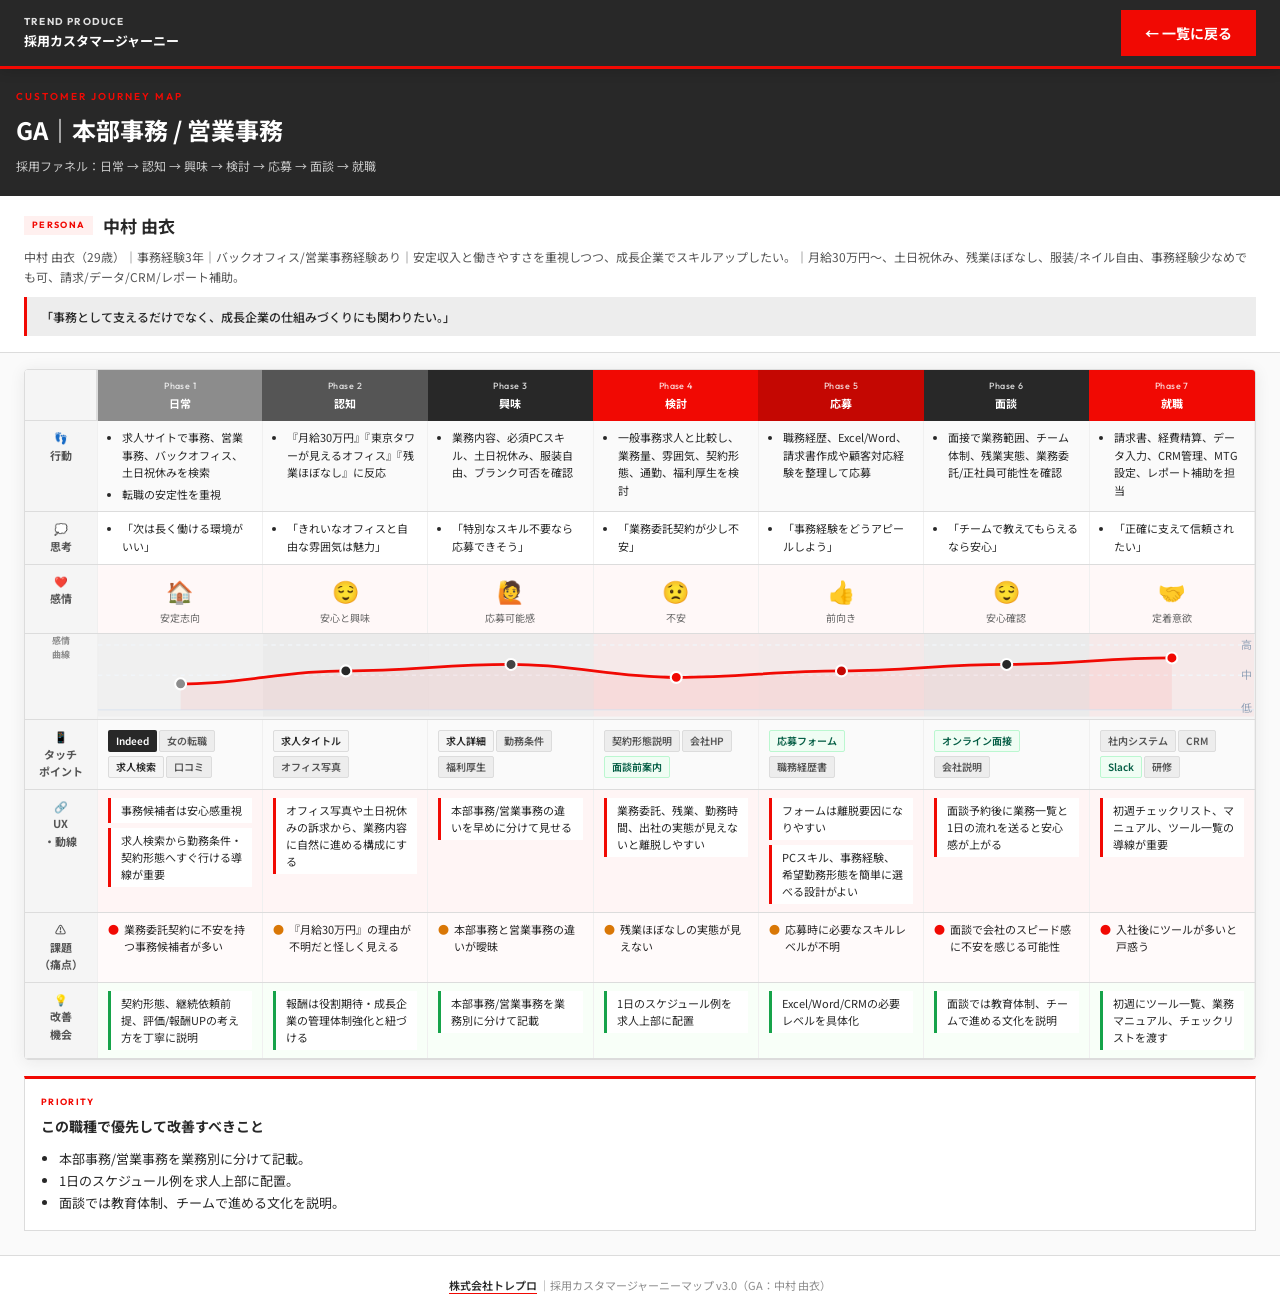
<file: 05-ga.html>
<!DOCTYPE html>
<html lang="ja">
<head>
  <meta charset="UTF-8">
  <meta name="viewport" content="width=device-width, initial-scale=1.0">
  <title>CJM｜GA 中村 由衣 — トレプロ採用</title>
  <link rel="preconnect" href="https://fonts.googleapis.com">
  <link rel="preconnect" href="https://fonts.gstatic.com" crossorigin>
  <link href="https://fonts.googleapis.com/css2?family=Outfit:wght@400;600;700&family=Noto+Sans+JP:wght@400;500;700&display=swap" rel="stylesheet">
  <link rel="stylesheet" href="styles.css">
</head>
<body class="detail-page">

<header class="site-header">
  <div class="site-header-inner">
    <a class="brand" href="index.html">
      <span class="brand-en">TREND PRODUCE</span>
      <span class="brand-ja">採用カスタマージャーニー</span>
    </a>
    <div class="site-header-meta">
      <a class="btn-back" href="index.html">← 一覧に戻る</a>
    </div>
  </div>
</header>

<div class="page-hero">
  <p class="eyebrow">CUSTOMER JOURNEY MAP</p>
  <h1>GA｜本部事務 / 営業事務</h1>
  <p class="hero-sub">採用ファネル：日常 → 認知 → 興味 → 検討 → 応募 → 面談 → 就職</p>
</div>

<div class="persona-bar">
  <div class="persona-main">
    <span class="p-label">PERSONA</span>
    <span class="p-name">中村 由衣</span>
  </div>
  <p class="p-meta">中村 由衣（29歳）｜事務経験3年｜バックオフィス/営業事務経験あり｜安定収入と働きやすさを重視しつつ、成長企業でスキルアップしたい。｜月給30万円〜、土日祝休み、残業ほぼなし、服装/ネイル自由、事務経験少なめでも可、請求/データ/CRM/レポート補助。</p>
  <blockquote class="p-quote">「事務として支えるだけでなく、成長企業の仕組みづくりにも関わりたい。」</blockquote>
</div>

<div class="wrapper">

<div class="mobile-cjm">
  <p class="swipe-hint"><span class="swipe-icon">↔</span> 左右にスワイプして各ステップを見る</p>
  <div class="phase-scroll" id="phaseScroll">
    <article class="phase-card" data-phase="0">
      <header class="phase-card-head p1">
        <span class="phase-num">Step 1</span>
        <span class="phase-name">日常</span>
        <span class="phase-score">感情 4/10</span>
      </header>
      <div class="phase-card-body">
        <div class="m-row m-row-">
          <div class="m-row-label">👣 行動</div>
          <div class="m-row-body"><ul><li>求人サイトで事務、営業事務、バックオフィス、土日祝休みを検索</li><li>転職の安定性を重視</li></ul></div>
        </div>
        <div class="m-row m-row-">
          <div class="m-row-label">💭 思考</div>
          <div class="m-row-body"><ul><li>「次は長く働ける環境がいい」</li></ul></div>
        </div>
        <div class="m-row m-row-">
          <div class="m-row-label">❤️ 感情</div>
          <div class="m-row-body"><span class="emo">🏠</span><span class="emo-label">安定志向</span></div>
        </div>
        <div class="m-row m-row-">
          <div class="m-row-label">📱 タッチポイント</div>
          <div class="m-row-body"><span class="pill pB">Indeed</span><span class="pill pF">女の転職</span><span class="pill pA">求人検索</span><span class="pill pF">口コミ</span></div>
        </div>
        <div class="m-row m-row-UX">
          <div class="m-row-label">🔗 UX・動線</div>
          <div class="m-row-body"><div class="ux">事務候補者は安心感重視</div><div class="ux">求人検索から勤務条件・契約形態へすぐ行ける導線が重要</div></div>
        </div>
        <div class="m-row m-row-">
          <div class="m-row-label">⚠️ 課題</div>
          <div class="m-row-body"><div class="iss"><span class="dr">●</span>業務委託契約に不安を持つ事務候補者が多い</div></div>
        </div>
        <div class="m-row m-row-">
          <div class="m-row-label">💡 改善機会</div>
          <div class="m-row-body"><div class="imp">契約形態、継続依頼前提、評価/報酬UPの考え方を丁寧に説明</div></div>
        </div>
      </div>
    </article>
    <article class="phase-card" data-phase="1">
      <header class="phase-card-head p2">
        <span class="phase-num">Step 2</span>
        <span class="phase-name">認知</span>
        <span class="phase-score">感情 6/10</span>
      </header>
      <div class="phase-card-body">
        <div class="m-row m-row-">
          <div class="m-row-label">👣 行動</div>
          <div class="m-row-body"><ul><li>『月給30万円』『東京タワーが見えるオフィス』『残業ほぼなし』に反応</li></ul></div>
        </div>
        <div class="m-row m-row-">
          <div class="m-row-label">💭 思考</div>
          <div class="m-row-body"><ul><li>「きれいなオフィスと自由な雰囲気は魅力」</li></ul></div>
        </div>
        <div class="m-row m-row-">
          <div class="m-row-label">❤️ 感情</div>
          <div class="m-row-body"><span class="emo">😌</span><span class="emo-label">安心と興味</span></div>
        </div>
        <div class="m-row m-row-">
          <div class="m-row-label">📱 タッチポイント</div>
          <div class="m-row-body"><span class="pill pA">求人タイトル</span><span class="pill pF">オフィス写真</span></div>
        </div>
        <div class="m-row m-row-UX">
          <div class="m-row-label">🔗 UX・動線</div>
          <div class="m-row-body"><div class="ux">オフィス写真や土日祝休みの訴求から、業務内容に自然に進める構成にする</div></div>
        </div>
        <div class="m-row m-row-">
          <div class="m-row-label">⚠️ 課題</div>
          <div class="m-row-body"><div class="iss"><span class="dy">●</span>『月給30万円』の理由が不明だと怪しく見える</div></div>
        </div>
        <div class="m-row m-row-">
          <div class="m-row-label">💡 改善機会</div>
          <div class="m-row-body"><div class="imp">報酬は役割期待・成長企業の管理体制強化と紐づける</div></div>
        </div>
      </div>
    </article>
    <article class="phase-card" data-phase="2">
      <header class="phase-card-head p3">
        <span class="phase-num">Step 3</span>
        <span class="phase-name">興味</span>
        <span class="phase-score">感情 7/10</span>
      </header>
      <div class="phase-card-body">
        <div class="m-row m-row-">
          <div class="m-row-label">👣 行動</div>
          <div class="m-row-body"><ul><li>業務内容、必須PCスキル、土日祝休み、服装自由、ブランク可否を確認</li></ul></div>
        </div>
        <div class="m-row m-row-">
          <div class="m-row-label">💭 思考</div>
          <div class="m-row-body"><ul><li>「特別なスキル不要なら応募できそう」</li></ul></div>
        </div>
        <div class="m-row m-row-">
          <div class="m-row-label">❤️ 感情</div>
          <div class="m-row-body"><span class="emo">🙋</span><span class="emo-label">応募可能感</span></div>
        </div>
        <div class="m-row m-row-">
          <div class="m-row-label">📱 タッチポイント</div>
          <div class="m-row-body"><span class="pill pA">求人詳細</span><span class="pill pF">勤務条件</span><span class="pill pF">福利厚生</span></div>
        </div>
        <div class="m-row m-row-UX">
          <div class="m-row-label">🔗 UX・動線</div>
          <div class="m-row-body"><div class="ux">本部事務/営業事務の違いを早めに分けて見せる</div></div>
        </div>
        <div class="m-row m-row-">
          <div class="m-row-label">⚠️ 課題</div>
          <div class="m-row-body"><div class="iss"><span class="dy">●</span>本部事務と営業事務の違いが曖昧</div></div>
        </div>
        <div class="m-row m-row-">
          <div class="m-row-label">💡 改善機会</div>
          <div class="m-row-body"><div class="imp">本部事務/営業事務を業務別に分けて記載</div></div>
        </div>
      </div>
    </article>
    <article class="phase-card" data-phase="3">
      <header class="phase-card-head p4">
        <span class="phase-num">Step 4</span>
        <span class="phase-name">検討</span>
        <span class="phase-score">感情 5/10</span>
      </header>
      <div class="phase-card-body">
        <div class="m-row m-row-">
          <div class="m-row-label">👣 行動</div>
          <div class="m-row-body"><ul><li>一般事務求人と比較し、業務量、雰囲気、契約形態、通勤、福利厚生を検討</li></ul></div>
        </div>
        <div class="m-row m-row-">
          <div class="m-row-label">💭 思考</div>
          <div class="m-row-body"><ul><li>「業務委託契約が少し不安」</li></ul></div>
        </div>
        <div class="m-row m-row-">
          <div class="m-row-label">❤️ 感情</div>
          <div class="m-row-body"><span class="emo">😟</span><span class="emo-label">不安</span></div>
        </div>
        <div class="m-row m-row-">
          <div class="m-row-label">📱 タッチポイント</div>
          <div class="m-row-body"><span class="pill pF">契約形態説明</span><span class="pill pF">会社HP</span><span class="pill pE">面談前案内</span></div>
        </div>
        <div class="m-row m-row-UX">
          <div class="m-row-label">🔗 UX・動線</div>
          <div class="m-row-body"><div class="ux">業務委託、残業、勤務時間、出社の実態が見えないと離脱しやすい</div></div>
        </div>
        <div class="m-row m-row-">
          <div class="m-row-label">⚠️ 課題</div>
          <div class="m-row-body"><div class="iss"><span class="dy">●</span>残業ほぼなしの実態が見えない</div></div>
        </div>
        <div class="m-row m-row-">
          <div class="m-row-label">💡 改善機会</div>
          <div class="m-row-body"><div class="imp">1日のスケジュール例を求人上部に配置</div></div>
        </div>
      </div>
    </article>
    <article class="phase-card" data-phase="4">
      <header class="phase-card-head p5">
        <span class="phase-num">Step 5</span>
        <span class="phase-name">応募</span>
        <span class="phase-score">感情 6/10</span>
      </header>
      <div class="phase-card-body">
        <div class="m-row m-row-">
          <div class="m-row-label">👣 行動</div>
          <div class="m-row-body"><ul><li>職務経歴、Excel/Word、請求書作成や顧客対応経験を整理して応募</li></ul></div>
        </div>
        <div class="m-row m-row-">
          <div class="m-row-label">💭 思考</div>
          <div class="m-row-body"><ul><li>「事務経験をどうアピールしよう」</li></ul></div>
        </div>
        <div class="m-row m-row-">
          <div class="m-row-label">❤️ 感情</div>
          <div class="m-row-body"><span class="emo">👍</span><span class="emo-label">前向き</span></div>
        </div>
        <div class="m-row m-row-">
          <div class="m-row-label">📱 タッチポイント</div>
          <div class="m-row-body"><span class="pill pE">応募フォーム</span><span class="pill pF">職務経歴書</span></div>
        </div>
        <div class="m-row m-row-UX">
          <div class="m-row-label">🔗 UX・動線</div>
          <div class="m-row-body"><div class="ux">フォームは離脱要因になりやすい</div><div class="ux">PCスキル、事務経験、希望勤務形態を簡単に選べる設計がよい</div></div>
        </div>
        <div class="m-row m-row-">
          <div class="m-row-label">⚠️ 課題</div>
          <div class="m-row-body"><div class="iss"><span class="dy">●</span>応募時に必要なスキルレベルが不明</div></div>
        </div>
        <div class="m-row m-row-">
          <div class="m-row-label">💡 改善機会</div>
          <div class="m-row-body"><div class="imp">Excel/Word/CRMの必要レベルを具体化</div></div>
        </div>
      </div>
    </article>
    <article class="phase-card" data-phase="5">
      <header class="phase-card-head p6">
        <span class="phase-num">Step 6</span>
        <span class="phase-name">面談</span>
        <span class="phase-score">感情 7/10</span>
      </header>
      <div class="phase-card-body">
        <div class="m-row m-row-">
          <div class="m-row-label">👣 行動</div>
          <div class="m-row-body"><ul><li>面接で業務範囲、チーム体制、残業実態、業務委託/正社員可能性を確認</li></ul></div>
        </div>
        <div class="m-row m-row-">
          <div class="m-row-label">💭 思考</div>
          <div class="m-row-body"><ul><li>「チームで教えてもらえるなら安心」</li></ul></div>
        </div>
        <div class="m-row m-row-">
          <div class="m-row-label">❤️ 感情</div>
          <div class="m-row-body"><span class="emo">😌</span><span class="emo-label">安心確認</span></div>
        </div>
        <div class="m-row m-row-">
          <div class="m-row-label">📱 タッチポイント</div>
          <div class="m-row-body"><span class="pill pE">オンライン面接</span><span class="pill pF">会社説明</span></div>
        </div>
        <div class="m-row m-row-UX">
          <div class="m-row-label">🔗 UX・動線</div>
          <div class="m-row-body"><div class="ux">面談予約後に業務一覧と1日の流れを送ると安心感が上がる</div></div>
        </div>
        <div class="m-row m-row-">
          <div class="m-row-label">⚠️ 課題</div>
          <div class="m-row-body"><div class="iss"><span class="dr">●</span>面談で会社のスピード感に不安を感じる可能性</div></div>
        </div>
        <div class="m-row m-row-">
          <div class="m-row-label">💡 改善機会</div>
          <div class="m-row-body"><div class="imp">面談では教育体制、チームで進める文化を説明</div></div>
        </div>
      </div>
    </article>
    <article class="phase-card" data-phase="6">
      <header class="phase-card-head p7">
        <span class="phase-num">Step 7</span>
        <span class="phase-name">就職</span>
        <span class="phase-score">感情 8/10</span>
      </header>
      <div class="phase-card-body">
        <div class="m-row m-row-">
          <div class="m-row-label">👣 行動</div>
          <div class="m-row-body"><ul><li>請求書、経費精算、データ入力、CRM管理、MTG設定、レポート補助を担当</li></ul></div>
        </div>
        <div class="m-row m-row-">
          <div class="m-row-label">💭 思考</div>
          <div class="m-row-body"><ul><li>「正確に支えて信頼されたい」</li></ul></div>
        </div>
        <div class="m-row m-row-">
          <div class="m-row-label">❤️ 感情</div>
          <div class="m-row-body"><span class="emo">🤝</span><span class="emo-label">定着意欲</span></div>
        </div>
        <div class="m-row m-row-">
          <div class="m-row-label">📱 タッチポイント</div>
          <div class="m-row-body"><span class="pill pF">社内システム</span><span class="pill pF">CRM</span><span class="pill pE">Slack</span><span class="pill pF">研修</span></div>
        </div>
        <div class="m-row m-row-UX">
          <div class="m-row-label">🔗 UX・動線</div>
          <div class="m-row-body"><div class="ux">初週チェックリスト、マニュアル、ツール一覧の導線が重要</div></div>
        </div>
        <div class="m-row m-row-">
          <div class="m-row-label">⚠️ 課題</div>
          <div class="m-row-body"><div class="iss"><span class="dr">●</span>入社後にツールが多いと戸惑う</div></div>
        </div>
        <div class="m-row m-row-">
          <div class="m-row-label">💡 改善機会</div>
          <div class="m-row-body"><div class="imp">初週にツール一覧、業務マニュアル、チェックリストを渡す</div></div>
        </div>
      </div>
    </article>
  </div>
  <div class="phase-dots" id="phaseDots"><button type="button" class="phase-dot active" data-index="0" aria-label="日常"></button><button type="button" class="phase-dot" data-index="1" aria-label="認知"></button><button type="button" class="phase-dot" data-index="2" aria-label="興味"></button><button type="button" class="phase-dot" data-index="3" aria-label="検討"></button><button type="button" class="phase-dot" data-index="4" aria-label="応募"></button><button type="button" class="phase-dot" data-index="5" aria-label="面談"></button><button type="button" class="phase-dot" data-index="6" aria-label="就職"></button>
  </div>
</div>
<div class="tbl-wrap desktop-only">
<table class="cjm">
  <thead>
    <tr>
      <th class="lh"></th>
      <th class="p1"><div class="ph"><small>Phase 1</small>日常</div></th><th class="p2"><div class="ph"><small>Phase 2</small>認知</div></th><th class="p3"><div class="ph"><small>Phase 3</small>興味</div></th><th class="p4"><div class="ph"><small>Phase 4</small>検討</div></th><th class="p5"><div class="ph"><small>Phase 5</small>応募</div></th><th class="p6"><div class="ph"><small>Phase 6</small>面談</div></th><th class="p7"><div class="ph"><small>Phase 7</small>就職</div></th>
    </tr>
  </thead>
  <tbody>
    <tr class="r-action">
      <td class="rl">👣<br>行動</td>
      <td><ul><li>求人サイトで事務、営業事務、バックオフィス、土日祝休みを検索</li><li>転職の安定性を重視</li></ul></td><td><ul><li>『月給30万円』『東京タワーが見えるオフィス』『残業ほぼなし』に反応</li></ul></td><td><ul><li>業務内容、必須PCスキル、土日祝休み、服装自由、ブランク可否を確認</li></ul></td><td><ul><li>一般事務求人と比較し、業務量、雰囲気、契約形態、通勤、福利厚生を検討</li></ul></td><td><ul><li>職務経歴、Excel/Word、請求書作成や顧客対応経験を整理して応募</li></ul></td><td><ul><li>面接で業務範囲、チーム体制、残業実態、業務委託/正社員可能性を確認</li></ul></td><td><ul><li>請求書、経費精算、データ入力、CRM管理、MTG設定、レポート補助を担当</li></ul></td>
    </tr>
    <tr class="r-thought">
      <td class="rl">💭<br>思考</td>
      <td><ul><li>「次は長く働ける環境がいい」</li></ul></td><td><ul><li>「きれいなオフィスと自由な雰囲気は魅力」</li></ul></td><td><ul><li>「特別なスキル不要なら応募できそう」</li></ul></td><td><ul><li>「業務委託契約が少し不安」</li></ul></td><td><ul><li>「事務経験をどうアピールしよう」</li></ul></td><td><ul><li>「チームで教えてもらえるなら安心」</li></ul></td><td><ul><li>「正確に支えて信頼されたい」</li></ul></td>
    </tr>
    <tr class="r-emotion">
      <td class="rl">❤️<br>感情</td>
      <td><span class="emo">🏠</span><span class="emo-label">安定志向</span></td><td><span class="emo">😌</span><span class="emo-label">安心と興味</span></td><td><span class="emo">🙋</span><span class="emo-label">応募可能感</span></td><td><span class="emo">😟</span><span class="emo-label">不安</span></td><td><span class="emo">👍</span><span class="emo-label">前向き</span></td><td><span class="emo">😌</span><span class="emo-label">安心確認</span></td><td><span class="emo">🤝</span><span class="emo-label">定着意欲</span></td>
    </tr>
    <tr class="r-curve">
      <td class="rl curve-label">感情<br>曲線</td>
      <td colspan="7"><svg viewBox="0 0 840 62" xmlns="http://www.w3.org/2000/svg" style="width:100%; display:block;">
          <rect x="0" y="0" width="120" height="60" fill="#8C8C8C" opacity="0.05"/><rect x="120" y="0" width="120" height="60" fill="#282828" opacity="0.05"/><rect x="240" y="0" width="120" height="60" fill="#444444" opacity="0.05"/><rect x="360" y="0" width="120" height="60" fill="#f10903" opacity="0.05"/><rect x="480" y="0" width="120" height="60" fill="#c40702" opacity="0.05"/><rect x="600" y="0" width="120" height="60" fill="#282828" opacity="0.05"/><rect x="720" y="0" width="120" height="60" fill="#f10903" opacity="0.05"/>
          <line x1="0" y1="55" x2="840" y2="55" stroke="#e2e8f0" stroke-width="1"/>
          <line x1="0" y1="30" x2="840" y2="30" stroke="#f1f5f9" stroke-width="1" stroke-dasharray="3,3"/>
          <line x1="0" y1="8" x2="840" y2="8" stroke="#f1f5f9" stroke-width="1" stroke-dasharray="3,3"/>
          <path d="M60,36.2 C108.0,36.2 132.0,26.8 180,26.8 C228.0,26.8 252.0,22.1 300,22.1 C348.0,22.1 372.0,31.5 420,31.5 C468.0,31.5 492.0,26.8 540,26.8 C588.0,26.8 612.0,22.1 660,22.1 C708.0,22.1 732.0,17.4 780,17.4 L780,55 L60,55 Z" fill="#f10903" opacity="0.06"/>
          <path d="M60,36.2 C108.0,36.2 132.0,26.8 180,26.8 C228.0,26.8 252.0,22.1 300,22.1 C348.0,22.1 372.0,31.5 420,31.5 C468.0,31.5 492.0,26.8 540,26.8 C588.0,26.8 612.0,22.1 660,22.1 C708.0,22.1 732.0,17.4 780,17.4" fill="none" stroke="#f10903" stroke-width="2" stroke-linecap="round"/>
          <circle cx="60" cy="36.2" r="4" fill="#8C8C8C" stroke="white" stroke-width="1.5"/><circle cx="180" cy="26.8" r="4" fill="#282828" stroke="white" stroke-width="1.5"/><circle cx="300" cy="22.1" r="4" fill="#444444" stroke="white" stroke-width="1.5"/><circle cx="420" cy="31.5" r="4" fill="#f10903" stroke="white" stroke-width="1.5"/><circle cx="540" cy="26.8" r="4" fill="#c40702" stroke="white" stroke-width="1.5"/><circle cx="660" cy="22.1" r="4" fill="#282828" stroke="white" stroke-width="1.5"/><circle cx="780" cy="17.4" r="4" fill="#f10903" stroke="white" stroke-width="1.5"/>
          <text x="838" y="11" text-anchor="end" font-size="8" fill="#94a3b8">高</text>
          <text x="838" y="33" text-anchor="end" font-size="8" fill="#94a3b8">中</text>
          <text x="838" y="57" text-anchor="end" font-size="8" fill="#94a3b8">低</text>
        </svg></td>
    </tr>
    <tr class="r-touch">
      <td class="rl">📱<br>タッチ<br>ポイント</td>
      <td><span class="pill pB">Indeed</span><span class="pill pF">女の転職</span><span class="pill pA">求人検索</span><span class="pill pF">口コミ</span></td><td><span class="pill pA">求人タイトル</span><span class="pill pF">オフィス写真</span></td><td><span class="pill pA">求人詳細</span><span class="pill pF">勤務条件</span><span class="pill pF">福利厚生</span></td><td><span class="pill pF">契約形態説明</span><span class="pill pF">会社HP</span><span class="pill pE">面談前案内</span></td><td><span class="pill pE">応募フォーム</span><span class="pill pF">職務経歴書</span></td><td><span class="pill pE">オンライン面接</span><span class="pill pF">会社説明</span></td><td><span class="pill pF">社内システム</span><span class="pill pF">CRM</span><span class="pill pE">Slack</span><span class="pill pF">研修</span></td>
    </tr>
    <tr class="r-ux">
      <td class="rl">🔗<br>UX<br>・動線</td>
      <td><div class="ux">事務候補者は安心感重視</div><div class="ux">求人検索から勤務条件・契約形態へすぐ行ける導線が重要</div></td><td><div class="ux">オフィス写真や土日祝休みの訴求から、業務内容に自然に進める構成にする</div></td><td><div class="ux">本部事務/営業事務の違いを早めに分けて見せる</div></td><td><div class="ux">業務委託、残業、勤務時間、出社の実態が見えないと離脱しやすい</div></td><td><div class="ux">フォームは離脱要因になりやすい</div><div class="ux">PCスキル、事務経験、希望勤務形態を簡単に選べる設計がよい</div></td><td><div class="ux">面談予約後に業務一覧と1日の流れを送ると安心感が上がる</div></td><td><div class="ux">初週チェックリスト、マニュアル、ツール一覧の導線が重要</div></td>
    </tr>
    <tr class="r-issue">
      <td class="rl">⚠️<br>課題<br>（痛点）</td>
      <td><div class="iss"><span class="dr">●</span>業務委託契約に不安を持つ事務候補者が多い</div></td><td><div class="iss"><span class="dy">●</span>『月給30万円』の理由が不明だと怪しく見える</div></td><td><div class="iss"><span class="dy">●</span>本部事務と営業事務の違いが曖昧</div></td><td><div class="iss"><span class="dy">●</span>残業ほぼなしの実態が見えない</div></td><td><div class="iss"><span class="dy">●</span>応募時に必要なスキルレベルが不明</div></td><td><div class="iss"><span class="dr">●</span>面談で会社のスピード感に不安を感じる可能性</div></td><td><div class="iss"><span class="dr">●</span>入社後にツールが多いと戸惑う</div></td>
    </tr>
    <tr class="r-improve">
      <td class="rl">💡<br>改善<br>機会</td>
      <td><div class="imp">契約形態、継続依頼前提、評価/報酬UPの考え方を丁寧に説明</div></td><td><div class="imp">報酬は役割期待・成長企業の管理体制強化と紐づける</div></td><td><div class="imp">本部事務/営業事務を業務別に分けて記載</div></td><td><div class="imp">1日のスケジュール例を求人上部に配置</div></td><td><div class="imp">Excel/Word/CRMの必要レベルを具体化</div></td><td><div class="imp">面談では教育体制、チームで進める文化を説明</div></td><td><div class="imp">初週にツール一覧、業務マニュアル、チェックリストを渡す</div></td>
    </tr>
  </tbody>
</table>
</div>

<div class="priorities">
  <p class="priorities-label">PRIORITY</p>
  <strong>この職種で優先して改善すべきこと</strong>
  <ul><li>本部事務/営業事務を業務別に分けて記載。</li><li>1日のスケジュール例を求人上部に配置。</li><li>面談では教育体制、チームで進める文化を説明。</li></ul>
</div>
</div>

<footer class="footer">
  <a href="https://tre-pro.co.jp/" target="_blank" rel="noopener">株式会社トレプロ</a>
  ｜採用カスタマージャーニーマップ v3.0（GA：中村 由衣）
</footer>

<script src="app.js"></script>
</body>
</html>
</file>
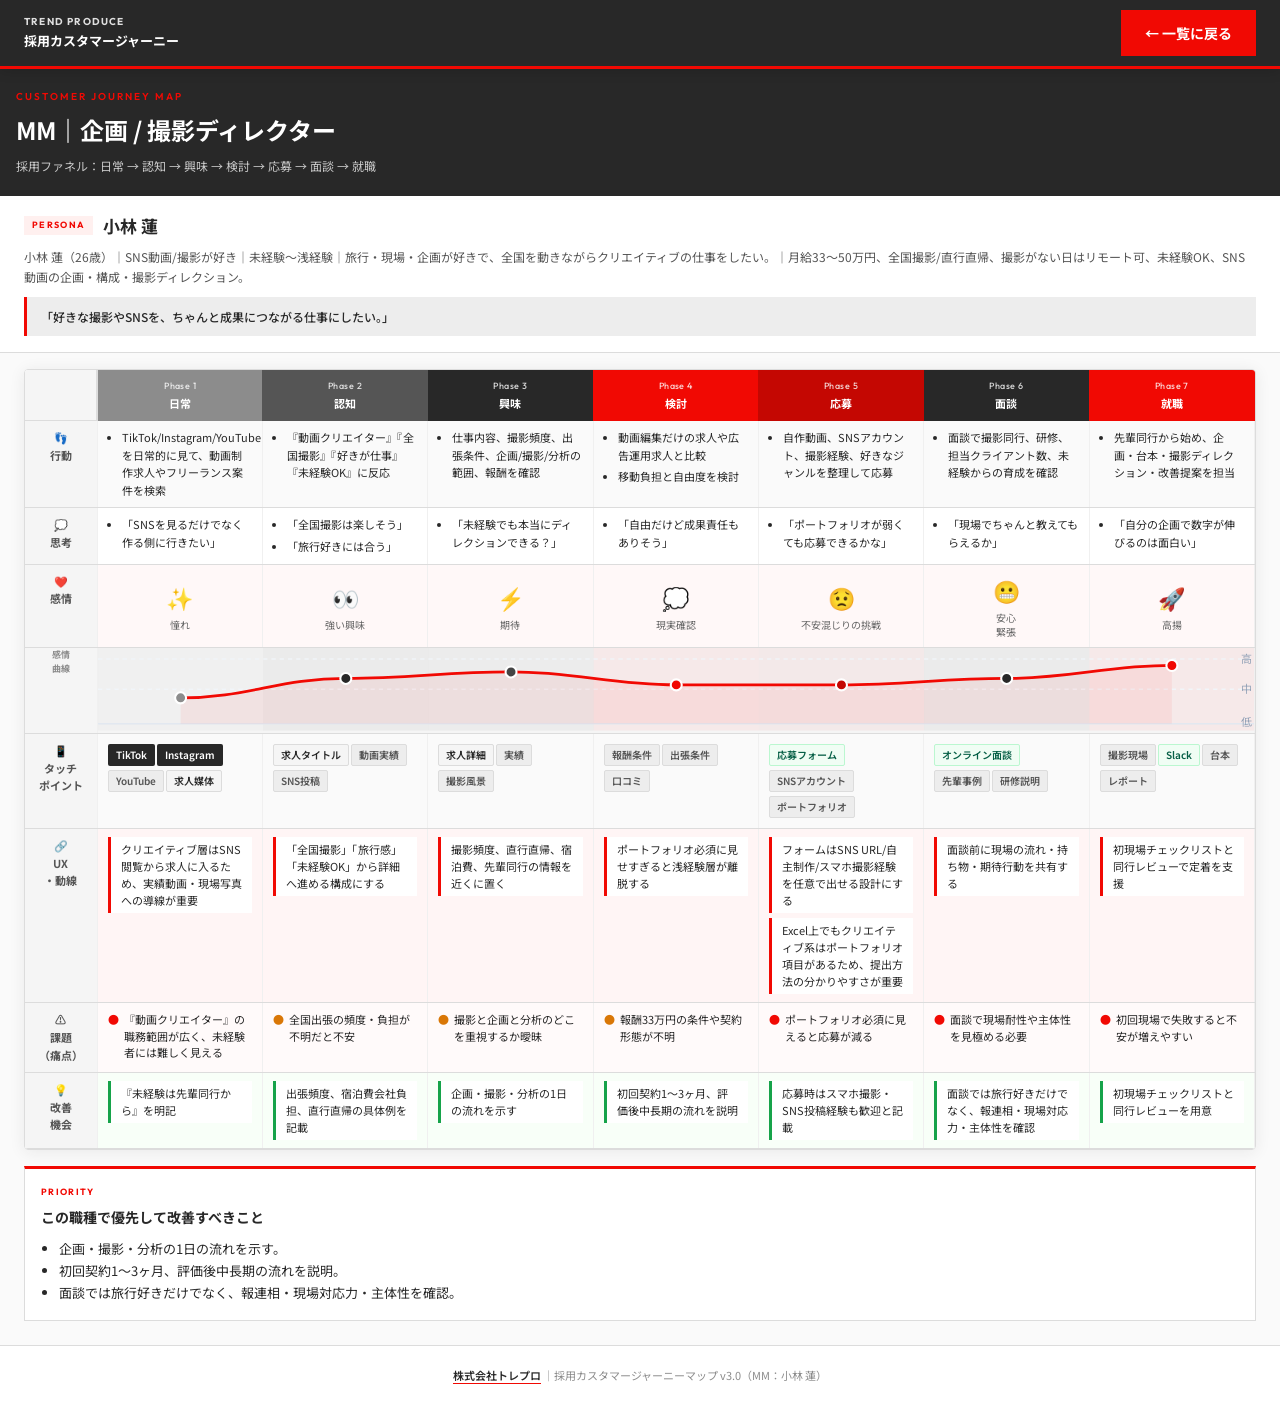
<file: 06-mm.html>
<!DOCTYPE html>
<html lang="ja">
<head>
  <meta charset="UTF-8">
  <meta name="viewport" content="width=device-width, initial-scale=1.0">
  <title>CJM｜MM 小林 蓮 — トレプロ採用</title>
  <link rel="preconnect" href="https://fonts.googleapis.com">
  <link rel="preconnect" href="https://fonts.gstatic.com" crossorigin>
  <link href="https://fonts.googleapis.com/css2?family=Outfit:wght@400;600;700&family=Noto+Sans+JP:wght@400;500;700&display=swap" rel="stylesheet">
  <link rel="stylesheet" href="styles.css">
</head>
<body class="detail-page">

<header class="site-header">
  <div class="site-header-inner">
    <a class="brand" href="index.html">
      <span class="brand-en">TREND PRODUCE</span>
      <span class="brand-ja">採用カスタマージャーニー</span>
    </a>
    <div class="site-header-meta">
      <a class="btn-back" href="index.html">← 一覧に戻る</a>
    </div>
  </div>
</header>

<div class="page-hero">
  <p class="eyebrow">CUSTOMER JOURNEY MAP</p>
  <h1>MM｜企画 / 撮影ディレクター</h1>
  <p class="hero-sub">採用ファネル：日常 → 認知 → 興味 → 検討 → 応募 → 面談 → 就職</p>
</div>

<div class="persona-bar">
  <div class="persona-main">
    <span class="p-label">PERSONA</span>
    <span class="p-name">小林 蓮</span>
  </div>
  <p class="p-meta">小林 蓮（26歳）｜SNS動画/撮影が好き｜未経験〜浅経験｜旅行・現場・企画が好きで、全国を動きながらクリエイティブの仕事をしたい。｜月給33〜50万円、全国撮影/直行直帰、撮影がない日はリモート可、未経験OK、SNS動画の企画・構成・撮影ディレクション。</p>
  <blockquote class="p-quote">「好きな撮影やSNSを、ちゃんと成果につながる仕事にしたい。」</blockquote>
</div>

<div class="wrapper">

<div class="mobile-cjm">
  <p class="swipe-hint"><span class="swipe-icon">↔</span> 左右にスワイプして各ステップを見る</p>
  <div class="phase-scroll" id="phaseScroll">
    <article class="phase-card" data-phase="0">
      <header class="phase-card-head p1">
        <span class="phase-num">Step 1</span>
        <span class="phase-name">日常</span>
        <span class="phase-score">感情 4/10</span>
      </header>
      <div class="phase-card-body">
        <div class="m-row m-row-">
          <div class="m-row-label">👣 行動</div>
          <div class="m-row-body"><ul><li>TikTok/Instagram/YouTubeを日常的に見て、動画制作求人やフリーランス案件を検索</li></ul></div>
        </div>
        <div class="m-row m-row-">
          <div class="m-row-label">💭 思考</div>
          <div class="m-row-body"><ul><li>「SNSを見るだけでなく作る側に行きたい」</li></ul></div>
        </div>
        <div class="m-row m-row-">
          <div class="m-row-label">❤️ 感情</div>
          <div class="m-row-body"><span class="emo">✨</span><span class="emo-label">憧れ</span></div>
        </div>
        <div class="m-row m-row-">
          <div class="m-row-label">📱 タッチポイント</div>
          <div class="m-row-body"><span class="pill pB">TikTok</span><span class="pill pB">Instagram</span><span class="pill pF">YouTube</span><span class="pill pA">求人媒体</span></div>
        </div>
        <div class="m-row m-row-UX">
          <div class="m-row-label">🔗 UX・動線</div>
          <div class="m-row-body"><div class="ux">クリエイティブ層はSNS閲覧から求人に入るため、実績動画・現場写真への導線が重要</div></div>
        </div>
        <div class="m-row m-row-">
          <div class="m-row-label">⚠️ 課題</div>
          <div class="m-row-body"><div class="iss"><span class="dr">●</span>『動画クリエイター』の職務範囲が広く、未経験者には難しく見える</div></div>
        </div>
        <div class="m-row m-row-">
          <div class="m-row-label">💡 改善機会</div>
          <div class="m-row-body"><div class="imp">『未経験は先輩同行から』を明記</div></div>
        </div>
      </div>
    </article>
    <article class="phase-card" data-phase="1">
      <header class="phase-card-head p2">
        <span class="phase-num">Step 2</span>
        <span class="phase-name">認知</span>
        <span class="phase-score">感情 7/10</span>
      </header>
      <div class="phase-card-body">
        <div class="m-row m-row-">
          <div class="m-row-label">👣 行動</div>
          <div class="m-row-body"><ul><li>『動画クリエイター』『全国撮影』『好きが仕事』『未経験OK』に反応</li></ul></div>
        </div>
        <div class="m-row m-row-">
          <div class="m-row-label">💭 思考</div>
          <div class="m-row-body"><ul><li>「全国撮影は楽しそう」</li><li>「旅行好きには合う」</li></ul></div>
        </div>
        <div class="m-row m-row-">
          <div class="m-row-label">❤️ 感情</div>
          <div class="m-row-body"><span class="emo">👀</span><span class="emo-label">強い興味</span></div>
        </div>
        <div class="m-row m-row-">
          <div class="m-row-label">📱 タッチポイント</div>
          <div class="m-row-body"><span class="pill pA">求人タイトル</span><span class="pill pF">動画実績</span><span class="pill pF">SNS投稿</span></div>
        </div>
        <div class="m-row m-row-UX">
          <div class="m-row-label">🔗 UX・動線</div>
          <div class="m-row-body"><div class="ux">「全国撮影」「旅行感」「未経験OK」から詳細へ進める構成にする</div></div>
        </div>
        <div class="m-row m-row-">
          <div class="m-row-label">⚠️ 課題</div>
          <div class="m-row-body"><div class="iss"><span class="dy">●</span>全国出張の頻度・負担が不明だと不安</div></div>
        </div>
        <div class="m-row m-row-">
          <div class="m-row-label">💡 改善機会</div>
          <div class="m-row-body"><div class="imp">出張頻度、宿泊費会社負担、直行直帰の具体例を記載</div></div>
        </div>
      </div>
    </article>
    <article class="phase-card" data-phase="2">
      <header class="phase-card-head p3">
        <span class="phase-num">Step 3</span>
        <span class="phase-name">興味</span>
        <span class="phase-score">感情 8/10</span>
      </header>
      <div class="phase-card-body">
        <div class="m-row m-row-">
          <div class="m-row-label">👣 行動</div>
          <div class="m-row-body"><ul><li>仕事内容、撮影頻度、出張条件、企画/撮影/分析の範囲、報酬を確認</li></ul></div>
        </div>
        <div class="m-row m-row-">
          <div class="m-row-label">💭 思考</div>
          <div class="m-row-body"><ul><li>「未経験でも本当にディレクションできる？」</li></ul></div>
        </div>
        <div class="m-row m-row-">
          <div class="m-row-label">❤️ 感情</div>
          <div class="m-row-body"><span class="emo">⚡</span><span class="emo-label">期待</span></div>
        </div>
        <div class="m-row m-row-">
          <div class="m-row-label">📱 タッチポイント</div>
          <div class="m-row-body"><span class="pill pA">求人詳細</span><span class="pill pF">実績</span><span class="pill pF">撮影風景</span></div>
        </div>
        <div class="m-row m-row-UX">
          <div class="m-row-label">🔗 UX・動線</div>
          <div class="m-row-body"><div class="ux">撮影頻度、直行直帰、宿泊費、先輩同行の情報を近くに置く</div></div>
        </div>
        <div class="m-row m-row-">
          <div class="m-row-label">⚠️ 課題</div>
          <div class="m-row-body"><div class="iss"><span class="dy">●</span>撮影と企画と分析のどこを重視するか曖昧</div></div>
        </div>
        <div class="m-row m-row-">
          <div class="m-row-label">💡 改善機会</div>
          <div class="m-row-body"><div class="imp">企画・撮影・分析の1日の流れを示す</div></div>
        </div>
      </div>
    </article>
    <article class="phase-card" data-phase="3">
      <header class="phase-card-head p4">
        <span class="phase-num">Step 4</span>
        <span class="phase-name">検討</span>
        <span class="phase-score">感情 6/10</span>
      </header>
      <div class="phase-card-body">
        <div class="m-row m-row-">
          <div class="m-row-label">👣 行動</div>
          <div class="m-row-body"><ul><li>動画編集だけの求人や広告運用求人と比較</li><li>移動負担と自由度を検討</li></ul></div>
        </div>
        <div class="m-row m-row-">
          <div class="m-row-label">💭 思考</div>
          <div class="m-row-body"><ul><li>「自由だけど成果責任もありそう」</li></ul></div>
        </div>
        <div class="m-row m-row-">
          <div class="m-row-label">❤️ 感情</div>
          <div class="m-row-body"><span class="emo">💭</span><span class="emo-label">現実確認</span></div>
        </div>
        <div class="m-row m-row-">
          <div class="m-row-label">📱 タッチポイント</div>
          <div class="m-row-body"><span class="pill pF">報酬条件</span><span class="pill pF">出張条件</span><span class="pill pF">口コミ</span></div>
        </div>
        <div class="m-row m-row-UX">
          <div class="m-row-label">🔗 UX・動線</div>
          <div class="m-row-body"><div class="ux">ポートフォリオ必須に見せすぎると浅経験層が離脱する</div></div>
        </div>
        <div class="m-row m-row-">
          <div class="m-row-label">⚠️ 課題</div>
          <div class="m-row-body"><div class="iss"><span class="dy">●</span>報酬33万円の条件や契約形態が不明</div></div>
        </div>
        <div class="m-row m-row-">
          <div class="m-row-label">💡 改善機会</div>
          <div class="m-row-body"><div class="imp">初回契約1〜3ヶ月、評価後中長期の流れを説明</div></div>
        </div>
      </div>
    </article>
    <article class="phase-card" data-phase="4">
      <header class="phase-card-head p5">
        <span class="phase-num">Step 5</span>
        <span class="phase-name">応募</span>
        <span class="phase-score">感情 6/10</span>
      </header>
      <div class="phase-card-body">
        <div class="m-row m-row-">
          <div class="m-row-label">👣 行動</div>
          <div class="m-row-body"><ul><li>自作動画、SNSアカウント、撮影経験、好きなジャンルを整理して応募</li></ul></div>
        </div>
        <div class="m-row m-row-">
          <div class="m-row-label">💭 思考</div>
          <div class="m-row-body"><ul><li>「ポートフォリオが弱くても応募できるかな」</li></ul></div>
        </div>
        <div class="m-row m-row-">
          <div class="m-row-label">❤️ 感情</div>
          <div class="m-row-body"><span class="emo">😟</span><span class="emo-label">不安混じりの挑戦</span></div>
        </div>
        <div class="m-row m-row-">
          <div class="m-row-label">📱 タッチポイント</div>
          <div class="m-row-body"><span class="pill pE">応募フォーム</span><span class="pill pF">SNSアカウント</span><span class="pill pF">ポートフォリオ</span></div>
        </div>
        <div class="m-row m-row-UX">
          <div class="m-row-label">🔗 UX・動線</div>
          <div class="m-row-body"><div class="ux">フォームはSNS URL/自主制作/スマホ撮影経験を任意で出せる設計にする</div><div class="ux">Excel上でもクリエイティブ系はポートフォリオ項目があるため、提出方法の分かりやすさが重要</div></div>
        </div>
        <div class="m-row m-row-">
          <div class="m-row-label">⚠️ 課題</div>
          <div class="m-row-body"><div class="iss"><span class="dr">●</span>ポートフォリオ必須に見えると応募が減る</div></div>
        </div>
        <div class="m-row m-row-">
          <div class="m-row-label">💡 改善機会</div>
          <div class="m-row-body"><div class="imp">応募時はスマホ撮影・SNS投稿経験も歓迎と記載</div></div>
        </div>
      </div>
    </article>
    <article class="phase-card" data-phase="5">
      <header class="phase-card-head p6">
        <span class="phase-num">Step 6</span>
        <span class="phase-name">面談</span>
        <span class="phase-score">感情 7/10</span>
      </header>
      <div class="phase-card-body">
        <div class="m-row m-row-">
          <div class="m-row-label">👣 行動</div>
          <div class="m-row-body"><ul><li>面談で撮影同行、研修、担当クライアント数、未経験からの育成を確認</li></ul></div>
        </div>
        <div class="m-row m-row-">
          <div class="m-row-label">💭 思考</div>
          <div class="m-row-body"><ul><li>「現場でちゃんと教えてもらえるか」</li></ul></div>
        </div>
        <div class="m-row m-row-">
          <div class="m-row-label">❤️ 感情</div>
          <div class="m-row-body"><span class="emo">😬</span><span class="emo-label">安心<br>緊張</span></div>
        </div>
        <div class="m-row m-row-">
          <div class="m-row-label">📱 タッチポイント</div>
          <div class="m-row-body"><span class="pill pE">オンライン面談</span><span class="pill pF">先輩事例</span><span class="pill pF">研修説明</span></div>
        </div>
        <div class="m-row m-row-UX">
          <div class="m-row-label">🔗 UX・動線</div>
          <div class="m-row-body"><div class="ux">面談前に現場の流れ・持ち物・期待行動を共有する</div></div>
        </div>
        <div class="m-row m-row-">
          <div class="m-row-label">⚠️ 課題</div>
          <div class="m-row-body"><div class="iss"><span class="dr">●</span>面談で現場耐性や主体性を見極める必要</div></div>
        </div>
        <div class="m-row m-row-">
          <div class="m-row-label">💡 改善機会</div>
          <div class="m-row-body"><div class="imp">面談では旅行好きだけでなく、報連相・現場対応力・主体性を確認</div></div>
        </div>
      </div>
    </article>
    <article class="phase-card" data-phase="6">
      <header class="phase-card-head p7">
        <span class="phase-num">Step 7</span>
        <span class="phase-name">就職</span>
        <span class="phase-score">感情 9/10</span>
      </header>
      <div class="phase-card-body">
        <div class="m-row m-row-">
          <div class="m-row-label">👣 行動</div>
          <div class="m-row-body"><ul><li>先輩同行から始め、企画・台本・撮影ディレクション・改善提案を担当</li></ul></div>
        </div>
        <div class="m-row m-row-">
          <div class="m-row-label">💭 思考</div>
          <div class="m-row-body"><ul><li>「自分の企画で数字が伸びるのは面白い」</li></ul></div>
        </div>
        <div class="m-row m-row-">
          <div class="m-row-label">❤️ 感情</div>
          <div class="m-row-body"><span class="emo">🚀</span><span class="emo-label">高揚</span></div>
        </div>
        <div class="m-row m-row-">
          <div class="m-row-label">📱 タッチポイント</div>
          <div class="m-row-body"><span class="pill pF">撮影現場</span><span class="pill pE">Slack</span><span class="pill pF">台本</span><span class="pill pF">レポート</span></div>
        </div>
        <div class="m-row m-row-UX">
          <div class="m-row-label">🔗 UX・動線</div>
          <div class="m-row-body"><div class="ux">初現場チェックリストと同行レビューで定着を支援</div></div>
        </div>
        <div class="m-row m-row-">
          <div class="m-row-label">⚠️ 課題</div>
          <div class="m-row-body"><div class="iss"><span class="dr">●</span>初回現場で失敗すると不安が増えやすい</div></div>
        </div>
        <div class="m-row m-row-">
          <div class="m-row-label">💡 改善機会</div>
          <div class="m-row-body"><div class="imp">初現場チェックリストと同行レビューを用意</div></div>
        </div>
      </div>
    </article>
  </div>
  <div class="phase-dots" id="phaseDots"><button type="button" class="phase-dot active" data-index="0" aria-label="日常"></button><button type="button" class="phase-dot" data-index="1" aria-label="認知"></button><button type="button" class="phase-dot" data-index="2" aria-label="興味"></button><button type="button" class="phase-dot" data-index="3" aria-label="検討"></button><button type="button" class="phase-dot" data-index="4" aria-label="応募"></button><button type="button" class="phase-dot" data-index="5" aria-label="面談"></button><button type="button" class="phase-dot" data-index="6" aria-label="就職"></button>
  </div>
</div>
<div class="tbl-wrap desktop-only">
<table class="cjm">
  <thead>
    <tr>
      <th class="lh"></th>
      <th class="p1"><div class="ph"><small>Phase 1</small>日常</div></th><th class="p2"><div class="ph"><small>Phase 2</small>認知</div></th><th class="p3"><div class="ph"><small>Phase 3</small>興味</div></th><th class="p4"><div class="ph"><small>Phase 4</small>検討</div></th><th class="p5"><div class="ph"><small>Phase 5</small>応募</div></th><th class="p6"><div class="ph"><small>Phase 6</small>面談</div></th><th class="p7"><div class="ph"><small>Phase 7</small>就職</div></th>
    </tr>
  </thead>
  <tbody>
    <tr class="r-action">
      <td class="rl">👣<br>行動</td>
      <td><ul><li>TikTok/Instagram/YouTubeを日常的に見て、動画制作求人やフリーランス案件を検索</li></ul></td><td><ul><li>『動画クリエイター』『全国撮影』『好きが仕事』『未経験OK』に反応</li></ul></td><td><ul><li>仕事内容、撮影頻度、出張条件、企画/撮影/分析の範囲、報酬を確認</li></ul></td><td><ul><li>動画編集だけの求人や広告運用求人と比較</li><li>移動負担と自由度を検討</li></ul></td><td><ul><li>自作動画、SNSアカウント、撮影経験、好きなジャンルを整理して応募</li></ul></td><td><ul><li>面談で撮影同行、研修、担当クライアント数、未経験からの育成を確認</li></ul></td><td><ul><li>先輩同行から始め、企画・台本・撮影ディレクション・改善提案を担当</li></ul></td>
    </tr>
    <tr class="r-thought">
      <td class="rl">💭<br>思考</td>
      <td><ul><li>「SNSを見るだけでなく作る側に行きたい」</li></ul></td><td><ul><li>「全国撮影は楽しそう」</li><li>「旅行好きには合う」</li></ul></td><td><ul><li>「未経験でも本当にディレクションできる？」</li></ul></td><td><ul><li>「自由だけど成果責任もありそう」</li></ul></td><td><ul><li>「ポートフォリオが弱くても応募できるかな」</li></ul></td><td><ul><li>「現場でちゃんと教えてもらえるか」</li></ul></td><td><ul><li>「自分の企画で数字が伸びるのは面白い」</li></ul></td>
    </tr>
    <tr class="r-emotion">
      <td class="rl">❤️<br>感情</td>
      <td><span class="emo">✨</span><span class="emo-label">憧れ</span></td><td><span class="emo">👀</span><span class="emo-label">強い興味</span></td><td><span class="emo">⚡</span><span class="emo-label">期待</span></td><td><span class="emo">💭</span><span class="emo-label">現実確認</span></td><td><span class="emo">😟</span><span class="emo-label">不安混じりの挑戦</span></td><td><span class="emo">😬</span><span class="emo-label">安心<br>緊張</span></td><td><span class="emo">🚀</span><span class="emo-label">高揚</span></td>
    </tr>
    <tr class="r-curve">
      <td class="rl curve-label">感情<br>曲線</td>
      <td colspan="7"><svg viewBox="0 0 840 62" xmlns="http://www.w3.org/2000/svg" style="width:100%; display:block;">
          <rect x="0" y="0" width="120" height="60" fill="#8C8C8C" opacity="0.05"/><rect x="120" y="0" width="120" height="60" fill="#282828" opacity="0.05"/><rect x="240" y="0" width="120" height="60" fill="#444444" opacity="0.05"/><rect x="360" y="0" width="120" height="60" fill="#f10903" opacity="0.05"/><rect x="480" y="0" width="120" height="60" fill="#c40702" opacity="0.05"/><rect x="600" y="0" width="120" height="60" fill="#282828" opacity="0.05"/><rect x="720" y="0" width="120" height="60" fill="#f10903" opacity="0.05"/>
          <line x1="0" y1="55" x2="840" y2="55" stroke="#e2e8f0" stroke-width="1"/>
          <line x1="0" y1="30" x2="840" y2="30" stroke="#f1f5f9" stroke-width="1" stroke-dasharray="3,3"/>
          <line x1="0" y1="8" x2="840" y2="8" stroke="#f1f5f9" stroke-width="1" stroke-dasharray="3,3"/>
          <path d="M60,36.2 C108.0,36.2 132.0,22.1 180,22.1 C228.0,22.1 252.0,17.4 300,17.4 C348.0,17.4 372.0,26.8 420,26.8 C468.0,26.8 492.0,26.8 540,26.8 C588.0,26.8 612.0,22.1 660,22.1 C708.0,22.1 732.0,12.699999999999996 780,12.699999999999996 L780,55 L60,55 Z" fill="#f10903" opacity="0.06"/>
          <path d="M60,36.2 C108.0,36.2 132.0,22.1 180,22.1 C228.0,22.1 252.0,17.4 300,17.4 C348.0,17.4 372.0,26.8 420,26.8 C468.0,26.8 492.0,26.8 540,26.8 C588.0,26.8 612.0,22.1 660,22.1 C708.0,22.1 732.0,12.699999999999996 780,12.699999999999996" fill="none" stroke="#f10903" stroke-width="2" stroke-linecap="round"/>
          <circle cx="60" cy="36.2" r="4" fill="#8C8C8C" stroke="white" stroke-width="1.5"/><circle cx="180" cy="22.1" r="4" fill="#282828" stroke="white" stroke-width="1.5"/><circle cx="300" cy="17.4" r="4" fill="#444444" stroke="white" stroke-width="1.5"/><circle cx="420" cy="26.8" r="4" fill="#f10903" stroke="white" stroke-width="1.5"/><circle cx="540" cy="26.8" r="4" fill="#c40702" stroke="white" stroke-width="1.5"/><circle cx="660" cy="22.1" r="4" fill="#282828" stroke="white" stroke-width="1.5"/><circle cx="780" cy="12.699999999999996" r="4" fill="#f10903" stroke="white" stroke-width="1.5"/>
          <text x="838" y="11" text-anchor="end" font-size="8" fill="#94a3b8">高</text>
          <text x="838" y="33" text-anchor="end" font-size="8" fill="#94a3b8">中</text>
          <text x="838" y="57" text-anchor="end" font-size="8" fill="#94a3b8">低</text>
        </svg></td>
    </tr>
    <tr class="r-touch">
      <td class="rl">📱<br>タッチ<br>ポイント</td>
      <td><span class="pill pB">TikTok</span><span class="pill pB">Instagram</span><span class="pill pF">YouTube</span><span class="pill pA">求人媒体</span></td><td><span class="pill pA">求人タイトル</span><span class="pill pF">動画実績</span><span class="pill pF">SNS投稿</span></td><td><span class="pill pA">求人詳細</span><span class="pill pF">実績</span><span class="pill pF">撮影風景</span></td><td><span class="pill pF">報酬条件</span><span class="pill pF">出張条件</span><span class="pill pF">口コミ</span></td><td><span class="pill pE">応募フォーム</span><span class="pill pF">SNSアカウント</span><span class="pill pF">ポートフォリオ</span></td><td><span class="pill pE">オンライン面談</span><span class="pill pF">先輩事例</span><span class="pill pF">研修説明</span></td><td><span class="pill pF">撮影現場</span><span class="pill pE">Slack</span><span class="pill pF">台本</span><span class="pill pF">レポート</span></td>
    </tr>
    <tr class="r-ux">
      <td class="rl">🔗<br>UX<br>・動線</td>
      <td><div class="ux">クリエイティブ層はSNS閲覧から求人に入るため、実績動画・現場写真への導線が重要</div></td><td><div class="ux">「全国撮影」「旅行感」「未経験OK」から詳細へ進める構成にする</div></td><td><div class="ux">撮影頻度、直行直帰、宿泊費、先輩同行の情報を近くに置く</div></td><td><div class="ux">ポートフォリオ必須に見せすぎると浅経験層が離脱する</div></td><td><div class="ux">フォームはSNS URL/自主制作/スマホ撮影経験を任意で出せる設計にする</div><div class="ux">Excel上でもクリエイティブ系はポートフォリオ項目があるため、提出方法の分かりやすさが重要</div></td><td><div class="ux">面談前に現場の流れ・持ち物・期待行動を共有する</div></td><td><div class="ux">初現場チェックリストと同行レビューで定着を支援</div></td>
    </tr>
    <tr class="r-issue">
      <td class="rl">⚠️<br>課題<br>（痛点）</td>
      <td><div class="iss"><span class="dr">●</span>『動画クリエイター』の職務範囲が広く、未経験者には難しく見える</div></td><td><div class="iss"><span class="dy">●</span>全国出張の頻度・負担が不明だと不安</div></td><td><div class="iss"><span class="dy">●</span>撮影と企画と分析のどこを重視するか曖昧</div></td><td><div class="iss"><span class="dy">●</span>報酬33万円の条件や契約形態が不明</div></td><td><div class="iss"><span class="dr">●</span>ポートフォリオ必須に見えると応募が減る</div></td><td><div class="iss"><span class="dr">●</span>面談で現場耐性や主体性を見極める必要</div></td><td><div class="iss"><span class="dr">●</span>初回現場で失敗すると不安が増えやすい</div></td>
    </tr>
    <tr class="r-improve">
      <td class="rl">💡<br>改善<br>機会</td>
      <td><div class="imp">『未経験は先輩同行から』を明記</div></td><td><div class="imp">出張頻度、宿泊費会社負担、直行直帰の具体例を記載</div></td><td><div class="imp">企画・撮影・分析の1日の流れを示す</div></td><td><div class="imp">初回契約1〜3ヶ月、評価後中長期の流れを説明</div></td><td><div class="imp">応募時はスマホ撮影・SNS投稿経験も歓迎と記載</div></td><td><div class="imp">面談では旅行好きだけでなく、報連相・現場対応力・主体性を確認</div></td><td><div class="imp">初現場チェックリストと同行レビューを用意</div></td>
    </tr>
  </tbody>
</table>
</div>

<div class="priorities">
  <p class="priorities-label">PRIORITY</p>
  <strong>この職種で優先して改善すべきこと</strong>
  <ul><li>企画・撮影・分析の1日の流れを示す。</li><li>初回契約1〜3ヶ月、評価後中長期の流れを説明。</li><li>面談では旅行好きだけでなく、報連相・現場対応力・主体性を確認。</li></ul>
</div>
</div>

<footer class="footer">
  <a href="https://tre-pro.co.jp/" target="_blank" rel="noopener">株式会社トレプロ</a>
  ｜採用カスタマージャーニーマップ v3.0（MM：小林 蓮）
</footer>

<script src="app.js"></script>
</body>
</html>
</file>
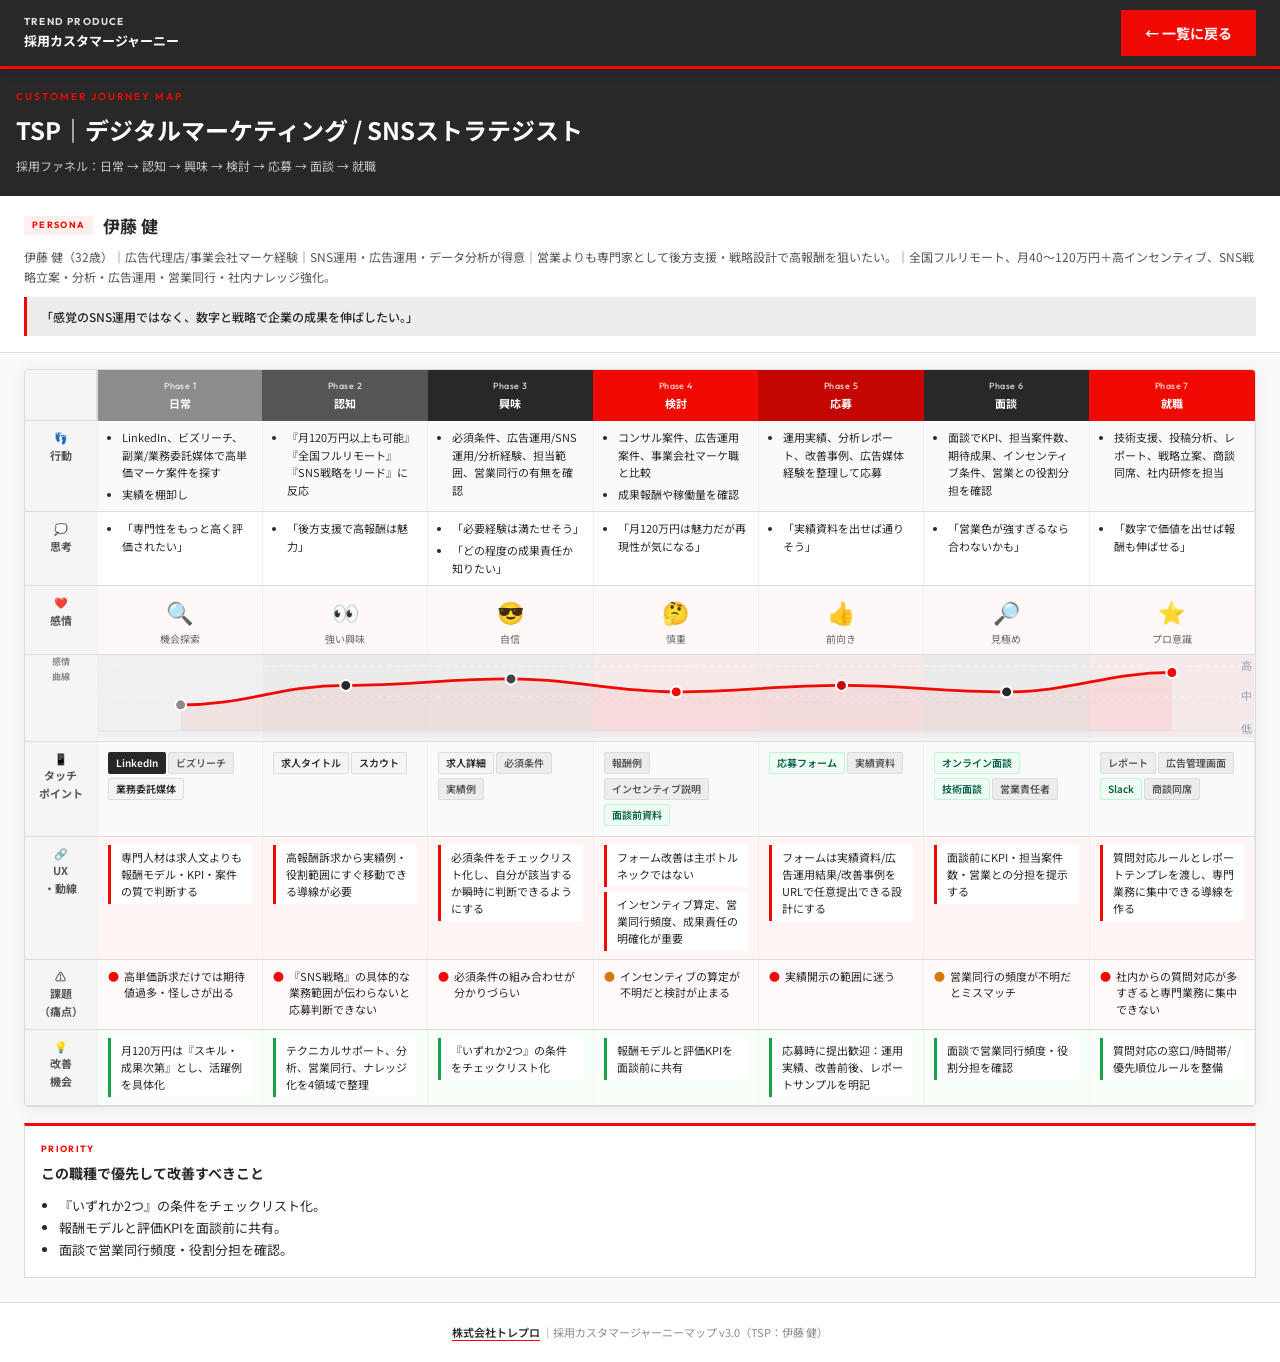
<file: 07-tsp.html>
<!DOCTYPE html>
<html lang="ja">
<head>
  <meta charset="UTF-8">
  <meta name="viewport" content="width=device-width, initial-scale=1.0">
  <title>CJM｜TSP 伊藤 健 — トレプロ採用</title>
  <link rel="preconnect" href="https://fonts.googleapis.com">
  <link rel="preconnect" href="https://fonts.gstatic.com" crossorigin>
  <link href="https://fonts.googleapis.com/css2?family=Outfit:wght@400;600;700&family=Noto+Sans+JP:wght@400;500;700&display=swap" rel="stylesheet">
  <link rel="stylesheet" href="styles.css">
</head>
<body class="detail-page">

<header class="site-header">
  <div class="site-header-inner">
    <a class="brand" href="index.html">
      <span class="brand-en">TREND PRODUCE</span>
      <span class="brand-ja">採用カスタマージャーニー</span>
    </a>
    <div class="site-header-meta">
      <a class="btn-back" href="index.html">← 一覧に戻る</a>
    </div>
  </div>
</header>

<div class="page-hero">
  <p class="eyebrow">CUSTOMER JOURNEY MAP</p>
  <h1>TSP｜デジタルマーケティング / SNSストラテジスト</h1>
  <p class="hero-sub">採用ファネル：日常 → 認知 → 興味 → 検討 → 応募 → 面談 → 就職</p>
</div>

<div class="persona-bar">
  <div class="persona-main">
    <span class="p-label">PERSONA</span>
    <span class="p-name">伊藤 健</span>
  </div>
  <p class="p-meta">伊藤 健（32歳）｜広告代理店/事業会社マーケ経験｜SNS運用・広告運用・データ分析が得意｜営業よりも専門家として後方支援・戦略設計で高報酬を狙いたい。｜全国フルリモート、月40〜120万円＋高インセンティブ、SNS戦略立案・分析・広告運用・営業同行・社内ナレッジ強化。</p>
  <blockquote class="p-quote">「感覚のSNS運用ではなく、数字と戦略で企業の成果を伸ばしたい。」</blockquote>
</div>

<div class="wrapper">

<div class="mobile-cjm">
  <p class="swipe-hint"><span class="swipe-icon">↔</span> 左右にスワイプして各ステップを見る</p>
  <div class="phase-scroll" id="phaseScroll">
    <article class="phase-card" data-phase="0">
      <header class="phase-card-head p1">
        <span class="phase-num">Step 1</span>
        <span class="phase-name">日常</span>
        <span class="phase-score">感情 4/10</span>
      </header>
      <div class="phase-card-body">
        <div class="m-row m-row-">
          <div class="m-row-label">👣 行動</div>
          <div class="m-row-body"><ul><li>LinkedIn、ビズリーチ、副業/業務委託媒体で高単価マーケ案件を探す</li><li>実績を棚卸し</li></ul></div>
        </div>
        <div class="m-row m-row-">
          <div class="m-row-label">💭 思考</div>
          <div class="m-row-body"><ul><li>「専門性をもっと高く評価されたい」</li></ul></div>
        </div>
        <div class="m-row m-row-">
          <div class="m-row-label">❤️ 感情</div>
          <div class="m-row-body"><span class="emo">🔍</span><span class="emo-label">機会探索</span></div>
        </div>
        <div class="m-row m-row-">
          <div class="m-row-label">📱 タッチポイント</div>
          <div class="m-row-body"><span class="pill pB">LinkedIn</span><span class="pill pF">ビズリーチ</span><span class="pill pA">業務委託媒体</span></div>
        </div>
        <div class="m-row m-row-UX">
          <div class="m-row-label">🔗 UX・動線</div>
          <div class="m-row-body"><div class="ux">専門人材は求人文よりも報酬モデル・KPI・案件の質で判断する</div></div>
        </div>
        <div class="m-row m-row-">
          <div class="m-row-label">⚠️ 課題</div>
          <div class="m-row-body"><div class="iss"><span class="dr">●</span>高単価訴求だけでは期待値過多・怪しさが出る</div></div>
        </div>
        <div class="m-row m-row-">
          <div class="m-row-label">💡 改善機会</div>
          <div class="m-row-body"><div class="imp">月120万円は『スキル・成果次第』とし、活躍例を具体化</div></div>
        </div>
      </div>
    </article>
    <article class="phase-card" data-phase="1">
      <header class="phase-card-head p2">
        <span class="phase-num">Step 2</span>
        <span class="phase-name">認知</span>
        <span class="phase-score">感情 7/10</span>
      </header>
      <div class="phase-card-body">
        <div class="m-row m-row-">
          <div class="m-row-label">👣 行動</div>
          <div class="m-row-body"><ul><li>『月120万円以上も可能』『全国フルリモート』『SNS戦略をリード』に反応</li></ul></div>
        </div>
        <div class="m-row m-row-">
          <div class="m-row-label">💭 思考</div>
          <div class="m-row-body"><ul><li>「後方支援で高報酬は魅力」</li></ul></div>
        </div>
        <div class="m-row m-row-">
          <div class="m-row-label">❤️ 感情</div>
          <div class="m-row-body"><span class="emo">👀</span><span class="emo-label">強い興味</span></div>
        </div>
        <div class="m-row m-row-">
          <div class="m-row-label">📱 タッチポイント</div>
          <div class="m-row-body"><span class="pill pA">求人タイトル</span><span class="pill pA">スカウト</span></div>
        </div>
        <div class="m-row m-row-UX">
          <div class="m-row-label">🔗 UX・動線</div>
          <div class="m-row-body"><div class="ux">高報酬訴求から実績例・役割範囲にすぐ移動できる導線が必要</div></div>
        </div>
        <div class="m-row m-row-">
          <div class="m-row-label">⚠️ 課題</div>
          <div class="m-row-body"><div class="iss"><span class="dr">●</span>『SNS戦略』の具体的な業務範囲が伝わらないと応募判断できない</div></div>
        </div>
        <div class="m-row m-row-">
          <div class="m-row-label">💡 改善機会</div>
          <div class="m-row-body"><div class="imp">テクニカルサポート、分析、営業同行、ナレッジ化を4領域で整理</div></div>
        </div>
      </div>
    </article>
    <article class="phase-card" data-phase="2">
      <header class="phase-card-head p3">
        <span class="phase-num">Step 3</span>
        <span class="phase-name">興味</span>
        <span class="phase-score">感情 8/10</span>
      </header>
      <div class="phase-card-body">
        <div class="m-row m-row-">
          <div class="m-row-label">👣 行動</div>
          <div class="m-row-body"><ul><li>必須条件、広告運用/SNS運用/分析経験、担当範囲、営業同行の有無を確認</li></ul></div>
        </div>
        <div class="m-row m-row-">
          <div class="m-row-label">💭 思考</div>
          <div class="m-row-body"><ul><li>「必要経験は満たせそう」</li><li>「どの程度の成果責任か知りたい」</li></ul></div>
        </div>
        <div class="m-row m-row-">
          <div class="m-row-label">❤️ 感情</div>
          <div class="m-row-body"><span class="emo">😎</span><span class="emo-label">自信</span></div>
        </div>
        <div class="m-row m-row-">
          <div class="m-row-label">📱 タッチポイント</div>
          <div class="m-row-body"><span class="pill pA">求人詳細</span><span class="pill pF">必須条件</span><span class="pill pF">実績例</span></div>
        </div>
        <div class="m-row m-row-UX">
          <div class="m-row-label">🔗 UX・動線</div>
          <div class="m-row-body"><div class="ux">必須条件をチェックリスト化し、自分が該当するか瞬時に判断できるようにする</div></div>
        </div>
        <div class="m-row m-row-">
          <div class="m-row-label">⚠️ 課題</div>
          <div class="m-row-body"><div class="iss"><span class="dr">●</span>必須条件の組み合わせが分かりづらい</div></div>
        </div>
        <div class="m-row m-row-">
          <div class="m-row-label">💡 改善機会</div>
          <div class="m-row-body"><div class="imp">『いずれか2つ』の条件をチェックリスト化</div></div>
        </div>
      </div>
    </article>
    <article class="phase-card" data-phase="3">
      <header class="phase-card-head p4">
        <span class="phase-num">Step 4</span>
        <span class="phase-name">検討</span>
        <span class="phase-score">感情 6/10</span>
      </header>
      <div class="phase-card-body">
        <div class="m-row m-row-">
          <div class="m-row-label">👣 行動</div>
          <div class="m-row-body"><ul><li>コンサル案件、広告運用案件、事業会社マーケ職と比較</li><li>成果報酬や稼働量を確認</li></ul></div>
        </div>
        <div class="m-row m-row-">
          <div class="m-row-label">💭 思考</div>
          <div class="m-row-body"><ul><li>「月120万円は魅力だが再現性が気になる」</li></ul></div>
        </div>
        <div class="m-row m-row-">
          <div class="m-row-label">❤️ 感情</div>
          <div class="m-row-body"><span class="emo">🤔</span><span class="emo-label">慎重</span></div>
        </div>
        <div class="m-row m-row-">
          <div class="m-row-label">📱 タッチポイント</div>
          <div class="m-row-body"><span class="pill pF">報酬例</span><span class="pill pF">インセンティブ説明</span><span class="pill pE">面談前資料</span></div>
        </div>
        <div class="m-row m-row-UX">
          <div class="m-row-label">🔗 UX・動線</div>
          <div class="m-row-body"><div class="ux">フォーム改善は主ボトルネックではない</div><div class="ux">インセンティブ算定、営業同行頻度、成果責任の明確化が重要</div></div>
        </div>
        <div class="m-row m-row-">
          <div class="m-row-label">⚠️ 課題</div>
          <div class="m-row-body"><div class="iss"><span class="dy">●</span>インセンティブの算定が不明だと検討が止まる</div></div>
        </div>
        <div class="m-row m-row-">
          <div class="m-row-label">💡 改善機会</div>
          <div class="m-row-body"><div class="imp">報酬モデルと評価KPIを面談前に共有</div></div>
        </div>
      </div>
    </article>
    <article class="phase-card" data-phase="4">
      <header class="phase-card-head p5">
        <span class="phase-num">Step 5</span>
        <span class="phase-name">応募</span>
        <span class="phase-score">感情 7/10</span>
      </header>
      <div class="phase-card-body">
        <div class="m-row m-row-">
          <div class="m-row-label">👣 行動</div>
          <div class="m-row-body"><ul><li>運用実績、分析レポート、改善事例、広告媒体経験を整理して応募</li></ul></div>
        </div>
        <div class="m-row m-row-">
          <div class="m-row-label">💭 思考</div>
          <div class="m-row-body"><ul><li>「実績資料を出せば通りそう」</li></ul></div>
        </div>
        <div class="m-row m-row-">
          <div class="m-row-label">❤️ 感情</div>
          <div class="m-row-body"><span class="emo">👍</span><span class="emo-label">前向き</span></div>
        </div>
        <div class="m-row m-row-">
          <div class="m-row-label">📱 タッチポイント</div>
          <div class="m-row-body"><span class="pill pE">応募フォーム</span><span class="pill pF">実績資料</span></div>
        </div>
        <div class="m-row m-row-UX">
          <div class="m-row-label">🔗 UX・動線</div>
          <div class="m-row-body"><div class="ux">フォームは実績資料/広告運用結果/改善事例をURLで任意提出できる設計にする</div></div>
        </div>
        <div class="m-row m-row-">
          <div class="m-row-label">⚠️ 課題</div>
          <div class="m-row-body"><div class="iss"><span class="dr">●</span>実績開示の範囲に迷う</div></div>
        </div>
        <div class="m-row m-row-">
          <div class="m-row-label">💡 改善機会</div>
          <div class="m-row-body"><div class="imp">応募時に提出歓迎：運用実績、改善前後、レポートサンプルを明記</div></div>
        </div>
      </div>
    </article>
    <article class="phase-card" data-phase="5">
      <header class="phase-card-head p6">
        <span class="phase-num">Step 6</span>
        <span class="phase-name">面談</span>
        <span class="phase-score">感情 6/10</span>
      </header>
      <div class="phase-card-body">
        <div class="m-row m-row-">
          <div class="m-row-label">👣 行動</div>
          <div class="m-row-body"><ul><li>面談でKPI、担当案件数、期待成果、インセンティブ条件、営業との役割分担を確認</li></ul></div>
        </div>
        <div class="m-row m-row-">
          <div class="m-row-label">💭 思考</div>
          <div class="m-row-body"><ul><li>「営業色が強すぎるなら合わないかも」</li></ul></div>
        </div>
        <div class="m-row m-row-">
          <div class="m-row-label">❤️ 感情</div>
          <div class="m-row-body"><span class="emo">🔎</span><span class="emo-label">見極め</span></div>
        </div>
        <div class="m-row m-row-">
          <div class="m-row-label">📱 タッチポイント</div>
          <div class="m-row-body"><span class="pill pE">オンライン面談</span><span class="pill pE">技術面談</span><span class="pill pF">営業責任者</span></div>
        </div>
        <div class="m-row m-row-UX">
          <div class="m-row-label">🔗 UX・動線</div>
          <div class="m-row-body"><div class="ux">面談前にKPI・担当案件数・営業との分担を提示する</div></div>
        </div>
        <div class="m-row m-row-">
          <div class="m-row-label">⚠️ 課題</div>
          <div class="m-row-body"><div class="iss"><span class="dy">●</span>営業同行の頻度が不明だとミスマッチ</div></div>
        </div>
        <div class="m-row m-row-">
          <div class="m-row-label">💡 改善機会</div>
          <div class="m-row-body"><div class="imp">面談で営業同行頻度・役割分担を確認</div></div>
        </div>
      </div>
    </article>
    <article class="phase-card" data-phase="6">
      <header class="phase-card-head p7">
        <span class="phase-num">Step 7</span>
        <span class="phase-name">就職</span>
        <span class="phase-score">感情 9/10</span>
      </header>
      <div class="phase-card-body">
        <div class="m-row m-row-">
          <div class="m-row-label">👣 行動</div>
          <div class="m-row-body"><ul><li>技術支援、投稿分析、レポート、戦略立案、商談同席、社内研修を担当</li></ul></div>
        </div>
        <div class="m-row m-row-">
          <div class="m-row-label">💭 思考</div>
          <div class="m-row-body"><ul><li>「数字で価値を出せば報酬も伸ばせる」</li></ul></div>
        </div>
        <div class="m-row m-row-">
          <div class="m-row-label">❤️ 感情</div>
          <div class="m-row-body"><span class="emo">⭐</span><span class="emo-label">プロ意識</span></div>
        </div>
        <div class="m-row m-row-">
          <div class="m-row-label">📱 タッチポイント</div>
          <div class="m-row-body"><span class="pill pF">レポート</span><span class="pill pF">広告管理画面</span><span class="pill pE">Slack</span><span class="pill pF">商談同席</span></div>
        </div>
        <div class="m-row m-row-UX">
          <div class="m-row-label">🔗 UX・動線</div>
          <div class="m-row-body"><div class="ux">質問対応ルールとレポートテンプレを渡し、専門業務に集中できる導線を作る</div></div>
        </div>
        <div class="m-row m-row-">
          <div class="m-row-label">⚠️ 課題</div>
          <div class="m-row-body"><div class="iss"><span class="dr">●</span>社内からの質問対応が多すぎると専門業務に集中できない</div></div>
        </div>
        <div class="m-row m-row-">
          <div class="m-row-label">💡 改善機会</div>
          <div class="m-row-body"><div class="imp">質問対応の窓口/時間帯/優先順位ルールを整備</div></div>
        </div>
      </div>
    </article>
  </div>
  <div class="phase-dots" id="phaseDots"><button type="button" class="phase-dot active" data-index="0" aria-label="日常"></button><button type="button" class="phase-dot" data-index="1" aria-label="認知"></button><button type="button" class="phase-dot" data-index="2" aria-label="興味"></button><button type="button" class="phase-dot" data-index="3" aria-label="検討"></button><button type="button" class="phase-dot" data-index="4" aria-label="応募"></button><button type="button" class="phase-dot" data-index="5" aria-label="面談"></button><button type="button" class="phase-dot" data-index="6" aria-label="就職"></button>
  </div>
</div>
<div class="tbl-wrap desktop-only">
<table class="cjm">
  <thead>
    <tr>
      <th class="lh"></th>
      <th class="p1"><div class="ph"><small>Phase 1</small>日常</div></th><th class="p2"><div class="ph"><small>Phase 2</small>認知</div></th><th class="p3"><div class="ph"><small>Phase 3</small>興味</div></th><th class="p4"><div class="ph"><small>Phase 4</small>検討</div></th><th class="p5"><div class="ph"><small>Phase 5</small>応募</div></th><th class="p6"><div class="ph"><small>Phase 6</small>面談</div></th><th class="p7"><div class="ph"><small>Phase 7</small>就職</div></th>
    </tr>
  </thead>
  <tbody>
    <tr class="r-action">
      <td class="rl">👣<br>行動</td>
      <td><ul><li>LinkedIn、ビズリーチ、副業/業務委託媒体で高単価マーケ案件を探す</li><li>実績を棚卸し</li></ul></td><td><ul><li>『月120万円以上も可能』『全国フルリモート』『SNS戦略をリード』に反応</li></ul></td><td><ul><li>必須条件、広告運用/SNS運用/分析経験、担当範囲、営業同行の有無を確認</li></ul></td><td><ul><li>コンサル案件、広告運用案件、事業会社マーケ職と比較</li><li>成果報酬や稼働量を確認</li></ul></td><td><ul><li>運用実績、分析レポート、改善事例、広告媒体経験を整理して応募</li></ul></td><td><ul><li>面談でKPI、担当案件数、期待成果、インセンティブ条件、営業との役割分担を確認</li></ul></td><td><ul><li>技術支援、投稿分析、レポート、戦略立案、商談同席、社内研修を担当</li></ul></td>
    </tr>
    <tr class="r-thought">
      <td class="rl">💭<br>思考</td>
      <td><ul><li>「専門性をもっと高く評価されたい」</li></ul></td><td><ul><li>「後方支援で高報酬は魅力」</li></ul></td><td><ul><li>「必要経験は満たせそう」</li><li>「どの程度の成果責任か知りたい」</li></ul></td><td><ul><li>「月120万円は魅力だが再現性が気になる」</li></ul></td><td><ul><li>「実績資料を出せば通りそう」</li></ul></td><td><ul><li>「営業色が強すぎるなら合わないかも」</li></ul></td><td><ul><li>「数字で価値を出せば報酬も伸ばせる」</li></ul></td>
    </tr>
    <tr class="r-emotion">
      <td class="rl">❤️<br>感情</td>
      <td><span class="emo">🔍</span><span class="emo-label">機会探索</span></td><td><span class="emo">👀</span><span class="emo-label">強い興味</span></td><td><span class="emo">😎</span><span class="emo-label">自信</span></td><td><span class="emo">🤔</span><span class="emo-label">慎重</span></td><td><span class="emo">👍</span><span class="emo-label">前向き</span></td><td><span class="emo">🔎</span><span class="emo-label">見極め</span></td><td><span class="emo">⭐</span><span class="emo-label">プロ意識</span></td>
    </tr>
    <tr class="r-curve">
      <td class="rl curve-label">感情<br>曲線</td>
      <td colspan="7"><svg viewBox="0 0 840 62" xmlns="http://www.w3.org/2000/svg" style="width:100%; display:block;">
          <rect x="0" y="0" width="120" height="60" fill="#8C8C8C" opacity="0.05"/><rect x="120" y="0" width="120" height="60" fill="#282828" opacity="0.05"/><rect x="240" y="0" width="120" height="60" fill="#444444" opacity="0.05"/><rect x="360" y="0" width="120" height="60" fill="#f10903" opacity="0.05"/><rect x="480" y="0" width="120" height="60" fill="#c40702" opacity="0.05"/><rect x="600" y="0" width="120" height="60" fill="#282828" opacity="0.05"/><rect x="720" y="0" width="120" height="60" fill="#f10903" opacity="0.05"/>
          <line x1="0" y1="55" x2="840" y2="55" stroke="#e2e8f0" stroke-width="1"/>
          <line x1="0" y1="30" x2="840" y2="30" stroke="#f1f5f9" stroke-width="1" stroke-dasharray="3,3"/>
          <line x1="0" y1="8" x2="840" y2="8" stroke="#f1f5f9" stroke-width="1" stroke-dasharray="3,3"/>
          <path d="M60,36.2 C108.0,36.2 132.0,22.1 180,22.1 C228.0,22.1 252.0,17.4 300,17.4 C348.0,17.4 372.0,26.8 420,26.8 C468.0,26.8 492.0,22.1 540,22.1 C588.0,22.1 612.0,26.8 660,26.8 C708.0,26.8 732.0,12.699999999999996 780,12.699999999999996 L780,55 L60,55 Z" fill="#f10903" opacity="0.06"/>
          <path d="M60,36.2 C108.0,36.2 132.0,22.1 180,22.1 C228.0,22.1 252.0,17.4 300,17.4 C348.0,17.4 372.0,26.8 420,26.8 C468.0,26.8 492.0,22.1 540,22.1 C588.0,22.1 612.0,26.8 660,26.8 C708.0,26.8 732.0,12.699999999999996 780,12.699999999999996" fill="none" stroke="#f10903" stroke-width="2" stroke-linecap="round"/>
          <circle cx="60" cy="36.2" r="4" fill="#8C8C8C" stroke="white" stroke-width="1.5"/><circle cx="180" cy="22.1" r="4" fill="#282828" stroke="white" stroke-width="1.5"/><circle cx="300" cy="17.4" r="4" fill="#444444" stroke="white" stroke-width="1.5"/><circle cx="420" cy="26.8" r="4" fill="#f10903" stroke="white" stroke-width="1.5"/><circle cx="540" cy="22.1" r="4" fill="#c40702" stroke="white" stroke-width="1.5"/><circle cx="660" cy="26.8" r="4" fill="#282828" stroke="white" stroke-width="1.5"/><circle cx="780" cy="12.699999999999996" r="4" fill="#f10903" stroke="white" stroke-width="1.5"/>
          <text x="838" y="11" text-anchor="end" font-size="8" fill="#94a3b8">高</text>
          <text x="838" y="33" text-anchor="end" font-size="8" fill="#94a3b8">中</text>
          <text x="838" y="57" text-anchor="end" font-size="8" fill="#94a3b8">低</text>
        </svg></td>
    </tr>
    <tr class="r-touch">
      <td class="rl">📱<br>タッチ<br>ポイント</td>
      <td><span class="pill pB">LinkedIn</span><span class="pill pF">ビズリーチ</span><span class="pill pA">業務委託媒体</span></td><td><span class="pill pA">求人タイトル</span><span class="pill pA">スカウト</span></td><td><span class="pill pA">求人詳細</span><span class="pill pF">必須条件</span><span class="pill pF">実績例</span></td><td><span class="pill pF">報酬例</span><span class="pill pF">インセンティブ説明</span><span class="pill pE">面談前資料</span></td><td><span class="pill pE">応募フォーム</span><span class="pill pF">実績資料</span></td><td><span class="pill pE">オンライン面談</span><span class="pill pE">技術面談</span><span class="pill pF">営業責任者</span></td><td><span class="pill pF">レポート</span><span class="pill pF">広告管理画面</span><span class="pill pE">Slack</span><span class="pill pF">商談同席</span></td>
    </tr>
    <tr class="r-ux">
      <td class="rl">🔗<br>UX<br>・動線</td>
      <td><div class="ux">専門人材は求人文よりも報酬モデル・KPI・案件の質で判断する</div></td><td><div class="ux">高報酬訴求から実績例・役割範囲にすぐ移動できる導線が必要</div></td><td><div class="ux">必須条件をチェックリスト化し、自分が該当するか瞬時に判断できるようにする</div></td><td><div class="ux">フォーム改善は主ボトルネックではない</div><div class="ux">インセンティブ算定、営業同行頻度、成果責任の明確化が重要</div></td><td><div class="ux">フォームは実績資料/広告運用結果/改善事例をURLで任意提出できる設計にする</div></td><td><div class="ux">面談前にKPI・担当案件数・営業との分担を提示する</div></td><td><div class="ux">質問対応ルールとレポートテンプレを渡し、専門業務に集中できる導線を作る</div></td>
    </tr>
    <tr class="r-issue">
      <td class="rl">⚠️<br>課題<br>（痛点）</td>
      <td><div class="iss"><span class="dr">●</span>高単価訴求だけでは期待値過多・怪しさが出る</div></td><td><div class="iss"><span class="dr">●</span>『SNS戦略』の具体的な業務範囲が伝わらないと応募判断できない</div></td><td><div class="iss"><span class="dr">●</span>必須条件の組み合わせが分かりづらい</div></td><td><div class="iss"><span class="dy">●</span>インセンティブの算定が不明だと検討が止まる</div></td><td><div class="iss"><span class="dr">●</span>実績開示の範囲に迷う</div></td><td><div class="iss"><span class="dy">●</span>営業同行の頻度が不明だとミスマッチ</div></td><td><div class="iss"><span class="dr">●</span>社内からの質問対応が多すぎると専門業務に集中できない</div></td>
    </tr>
    <tr class="r-improve">
      <td class="rl">💡<br>改善<br>機会</td>
      <td><div class="imp">月120万円は『スキル・成果次第』とし、活躍例を具体化</div></td><td><div class="imp">テクニカルサポート、分析、営業同行、ナレッジ化を4領域で整理</div></td><td><div class="imp">『いずれか2つ』の条件をチェックリスト化</div></td><td><div class="imp">報酬モデルと評価KPIを面談前に共有</div></td><td><div class="imp">応募時に提出歓迎：運用実績、改善前後、レポートサンプルを明記</div></td><td><div class="imp">面談で営業同行頻度・役割分担を確認</div></td><td><div class="imp">質問対応の窓口/時間帯/優先順位ルールを整備</div></td>
    </tr>
  </tbody>
</table>
</div>

<div class="priorities">
  <p class="priorities-label">PRIORITY</p>
  <strong>この職種で優先して改善すべきこと</strong>
  <ul><li>『いずれか2つ』の条件をチェックリスト化。</li><li>報酬モデルと評価KPIを面談前に共有。</li><li>面談で営業同行頻度・役割分担を確認。</li></ul>
</div>
</div>

<footer class="footer">
  <a href="https://tre-pro.co.jp/" target="_blank" rel="noopener">株式会社トレプロ</a>
  ｜採用カスタマージャーニーマップ v3.0（TSP：伊藤 健）
</footer>

<script src="app.js"></script>
</body>
</html>
</file>
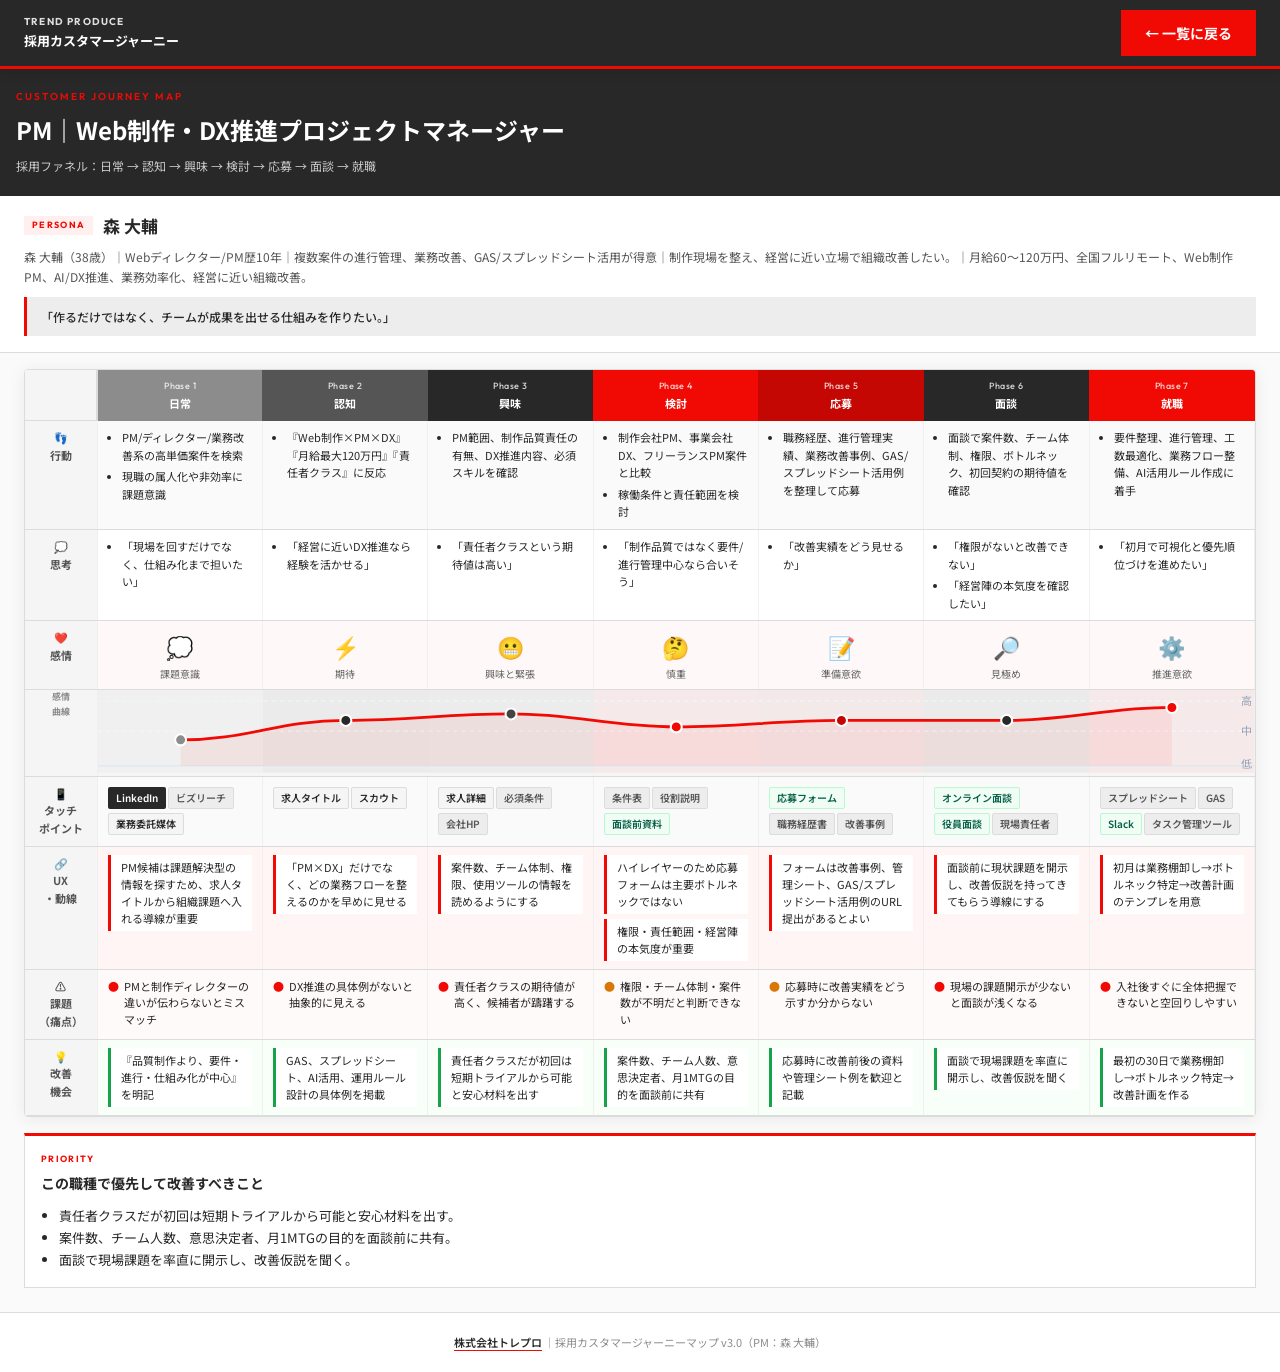
<file: 08-pm.html>
<!DOCTYPE html>
<html lang="ja">
<head>
  <meta charset="UTF-8">
  <meta name="viewport" content="width=device-width, initial-scale=1.0">
  <title>CJM｜PM 森 大輔 — トレプロ採用</title>
  <link rel="preconnect" href="https://fonts.googleapis.com">
  <link rel="preconnect" href="https://fonts.gstatic.com" crossorigin>
  <link href="https://fonts.googleapis.com/css2?family=Outfit:wght@400;600;700&family=Noto+Sans+JP:wght@400;500;700&display=swap" rel="stylesheet">
  <link rel="stylesheet" href="styles.css">
</head>
<body class="detail-page">

<header class="site-header">
  <div class="site-header-inner">
    <a class="brand" href="index.html">
      <span class="brand-en">TREND PRODUCE</span>
      <span class="brand-ja">採用カスタマージャーニー</span>
    </a>
    <div class="site-header-meta">
      <a class="btn-back" href="index.html">← 一覧に戻る</a>
    </div>
  </div>
</header>

<div class="page-hero">
  <p class="eyebrow">CUSTOMER JOURNEY MAP</p>
  <h1>PM｜Web制作・DX推進プロジェクトマネージャー</h1>
  <p class="hero-sub">採用ファネル：日常 → 認知 → 興味 → 検討 → 応募 → 面談 → 就職</p>
</div>

<div class="persona-bar">
  <div class="persona-main">
    <span class="p-label">PERSONA</span>
    <span class="p-name">森 大輔</span>
  </div>
  <p class="p-meta">森 大輔（38歳）｜Webディレクター/PM歴10年｜複数案件の進行管理、業務改善、GAS/スプレッドシート活用が得意｜制作現場を整え、経営に近い立場で組織改善したい。｜月給60〜120万円、全国フルリモート、Web制作PM、AI/DX推進、業務効率化、経営に近い組織改善。</p>
  <blockquote class="p-quote">「作るだけではなく、チームが成果を出せる仕組みを作りたい。」</blockquote>
</div>

<div class="wrapper">

<div class="mobile-cjm">
  <p class="swipe-hint"><span class="swipe-icon">↔</span> 左右にスワイプして各ステップを見る</p>
  <div class="phase-scroll" id="phaseScroll">
    <article class="phase-card" data-phase="0">
      <header class="phase-card-head p1">
        <span class="phase-num">Step 1</span>
        <span class="phase-name">日常</span>
        <span class="phase-score">感情 4/10</span>
      </header>
      <div class="phase-card-body">
        <div class="m-row m-row-">
          <div class="m-row-label">👣 行動</div>
          <div class="m-row-body"><ul><li>PM/ディレクター/業務改善系の高単価案件を検索</li><li>現職の属人化や非効率に課題意識</li></ul></div>
        </div>
        <div class="m-row m-row-">
          <div class="m-row-label">💭 思考</div>
          <div class="m-row-body"><ul><li>「現場を回すだけでなく、仕組み化まで担いたい」</li></ul></div>
        </div>
        <div class="m-row m-row-">
          <div class="m-row-label">❤️ 感情</div>
          <div class="m-row-body"><span class="emo">💭</span><span class="emo-label">課題意識</span></div>
        </div>
        <div class="m-row m-row-">
          <div class="m-row-label">📱 タッチポイント</div>
          <div class="m-row-body"><span class="pill pB">LinkedIn</span><span class="pill pF">ビズリーチ</span><span class="pill pA">業務委託媒体</span></div>
        </div>
        <div class="m-row m-row-UX">
          <div class="m-row-label">🔗 UX・動線</div>
          <div class="m-row-body"><div class="ux">PM候補は課題解決型の情報を探すため、求人タイトルから組織課題へ入れる導線が重要</div></div>
        </div>
        <div class="m-row m-row-">
          <div class="m-row-label">⚠️ 課題</div>
          <div class="m-row-body"><div class="iss"><span class="dr">●</span>PMと制作ディレクターの違いが伝わらないとミスマッチ</div></div>
        </div>
        <div class="m-row m-row-">
          <div class="m-row-label">💡 改善機会</div>
          <div class="m-row-body"><div class="imp">『品質制作より、要件・進行・仕組み化が中心』を明記</div></div>
        </div>
      </div>
    </article>
    <article class="phase-card" data-phase="1">
      <header class="phase-card-head p2">
        <span class="phase-num">Step 2</span>
        <span class="phase-name">認知</span>
        <span class="phase-score">感情 7/10</span>
      </header>
      <div class="phase-card-body">
        <div class="m-row m-row-">
          <div class="m-row-label">👣 行動</div>
          <div class="m-row-body"><ul><li>『Web制作×PM×DX』『月給最大120万円』『責任者クラス』に反応</li></ul></div>
        </div>
        <div class="m-row m-row-">
          <div class="m-row-label">💭 思考</div>
          <div class="m-row-body"><ul><li>「経営に近いDX推進なら経験を活かせる」</li></ul></div>
        </div>
        <div class="m-row m-row-">
          <div class="m-row-label">❤️ 感情</div>
          <div class="m-row-body"><span class="emo">⚡</span><span class="emo-label">期待</span></div>
        </div>
        <div class="m-row m-row-">
          <div class="m-row-label">📱 タッチポイント</div>
          <div class="m-row-body"><span class="pill pA">求人タイトル</span><span class="pill pA">スカウト</span></div>
        </div>
        <div class="m-row m-row-UX">
          <div class="m-row-label">🔗 UX・動線</div>
          <div class="m-row-body"><div class="ux">「PM×DX」だけでなく、どの業務フローを整えるのかを早めに見せる</div></div>
        </div>
        <div class="m-row m-row-">
          <div class="m-row-label">⚠️ 課題</div>
          <div class="m-row-body"><div class="iss"><span class="dr">●</span>DX推進の具体例がないと抽象的に見える</div></div>
        </div>
        <div class="m-row m-row-">
          <div class="m-row-label">💡 改善機会</div>
          <div class="m-row-body"><div class="imp">GAS、スプレッドシート、AI活用、運用ルール設計の具体例を掲載</div></div>
        </div>
      </div>
    </article>
    <article class="phase-card" data-phase="2">
      <header class="phase-card-head p3">
        <span class="phase-num">Step 3</span>
        <span class="phase-name">興味</span>
        <span class="phase-score">感情 8/10</span>
      </header>
      <div class="phase-card-body">
        <div class="m-row m-row-">
          <div class="m-row-label">👣 行動</div>
          <div class="m-row-body"><ul><li>PM範囲、制作品質責任の有無、DX推進内容、必須スキルを確認</li></ul></div>
        </div>
        <div class="m-row m-row-">
          <div class="m-row-label">💭 思考</div>
          <div class="m-row-body"><ul><li>「責任者クラスという期待値は高い」</li></ul></div>
        </div>
        <div class="m-row m-row-">
          <div class="m-row-label">❤️ 感情</div>
          <div class="m-row-body"><span class="emo">😬</span><span class="emo-label">興味と緊張</span></div>
        </div>
        <div class="m-row m-row-">
          <div class="m-row-label">📱 タッチポイント</div>
          <div class="m-row-body"><span class="pill pA">求人詳細</span><span class="pill pF">必須条件</span><span class="pill pF">会社HP</span></div>
        </div>
        <div class="m-row m-row-UX">
          <div class="m-row-label">🔗 UX・動線</div>
          <div class="m-row-body"><div class="ux">案件数、チーム体制、権限、使用ツールの情報を読めるようにする</div></div>
        </div>
        <div class="m-row m-row-">
          <div class="m-row-label">⚠️ 課題</div>
          <div class="m-row-body"><div class="iss"><span class="dr">●</span>責任者クラスの期待値が高く、候補者が躊躇する</div></div>
        </div>
        <div class="m-row m-row-">
          <div class="m-row-label">💡 改善機会</div>
          <div class="m-row-body"><div class="imp">責任者クラスだが初回は短期トライアルから可能と安心材料を出す</div></div>
        </div>
      </div>
    </article>
    <article class="phase-card" data-phase="3">
      <header class="phase-card-head p4">
        <span class="phase-num">Step 4</span>
        <span class="phase-name">検討</span>
        <span class="phase-score">感情 6/10</span>
      </header>
      <div class="phase-card-body">
        <div class="m-row m-row-">
          <div class="m-row-label">👣 行動</div>
          <div class="m-row-body"><ul><li>制作会社PM、事業会社DX、フリーランスPM案件と比較</li><li>稼働条件と責任範囲を検討</li></ul></div>
        </div>
        <div class="m-row m-row-">
          <div class="m-row-label">💭 思考</div>
          <div class="m-row-body"><ul><li>「制作品質ではなく要件/進行管理中心なら合いそう」</li></ul></div>
        </div>
        <div class="m-row m-row-">
          <div class="m-row-label">❤️ 感情</div>
          <div class="m-row-body"><span class="emo">🤔</span><span class="emo-label">慎重</span></div>
        </div>
        <div class="m-row m-row-">
          <div class="m-row-label">📱 タッチポイント</div>
          <div class="m-row-body"><span class="pill pF">条件表</span><span class="pill pF">役割説明</span><span class="pill pE">面談前資料</span></div>
        </div>
        <div class="m-row m-row-UX">
          <div class="m-row-label">🔗 UX・動線</div>
          <div class="m-row-body"><div class="ux">ハイレイヤーのため応募フォームは主要ボトルネックではない</div><div class="ux">権限・責任範囲・経営陣の本気度が重要</div></div>
        </div>
        <div class="m-row m-row-">
          <div class="m-row-label">⚠️ 課題</div>
          <div class="m-row-body"><div class="iss"><span class="dy">●</span>権限・チーム体制・案件数が不明だと判断できない</div></div>
        </div>
        <div class="m-row m-row-">
          <div class="m-row-label">💡 改善機会</div>
          <div class="m-row-body"><div class="imp">案件数、チーム人数、意思決定者、月1MTGの目的を面談前に共有</div></div>
        </div>
      </div>
    </article>
    <article class="phase-card" data-phase="4">
      <header class="phase-card-head p5">
        <span class="phase-num">Step 5</span>
        <span class="phase-name">応募</span>
        <span class="phase-score">感情 7/10</span>
      </header>
      <div class="phase-card-body">
        <div class="m-row m-row-">
          <div class="m-row-label">👣 行動</div>
          <div class="m-row-body"><ul><li>職務経歴、進行管理実績、業務改善事例、GAS/スプレッドシート活用例を整理して応募</li></ul></div>
        </div>
        <div class="m-row m-row-">
          <div class="m-row-label">💭 思考</div>
          <div class="m-row-body"><ul><li>「改善実績をどう見せるか」</li></ul></div>
        </div>
        <div class="m-row m-row-">
          <div class="m-row-label">❤️ 感情</div>
          <div class="m-row-body"><span class="emo">📝</span><span class="emo-label">準備意欲</span></div>
        </div>
        <div class="m-row m-row-">
          <div class="m-row-label">📱 タッチポイント</div>
          <div class="m-row-body"><span class="pill pE">応募フォーム</span><span class="pill pF">職務経歴書</span><span class="pill pF">改善事例</span></div>
        </div>
        <div class="m-row m-row-UX">
          <div class="m-row-label">🔗 UX・動線</div>
          <div class="m-row-body"><div class="ux">フォームは改善事例、管理シート、GAS/スプレッドシート活用例のURL提出があるとよい</div></div>
        </div>
        <div class="m-row m-row-">
          <div class="m-row-label">⚠️ 課題</div>
          <div class="m-row-body"><div class="iss"><span class="dy">●</span>応募時に改善実績をどう示すか分からない</div></div>
        </div>
        <div class="m-row m-row-">
          <div class="m-row-label">💡 改善機会</div>
          <div class="m-row-body"><div class="imp">応募時に改善前後の資料や管理シート例を歓迎と記載</div></div>
        </div>
      </div>
    </article>
    <article class="phase-card" data-phase="5">
      <header class="phase-card-head p6">
        <span class="phase-num">Step 6</span>
        <span class="phase-name">面談</span>
        <span class="phase-score">感情 7/10</span>
      </header>
      <div class="phase-card-body">
        <div class="m-row m-row-">
          <div class="m-row-label">👣 行動</div>
          <div class="m-row-body"><ul><li>面談で案件数、チーム体制、権限、ボトルネック、初回契約の期待値を確認</li></ul></div>
        </div>
        <div class="m-row m-row-">
          <div class="m-row-label">💭 思考</div>
          <div class="m-row-body"><ul><li>「権限がないと改善できない」</li><li>「経営陣の本気度を確認したい」</li></ul></div>
        </div>
        <div class="m-row m-row-">
          <div class="m-row-label">❤️ 感情</div>
          <div class="m-row-body"><span class="emo">🔎</span><span class="emo-label">見極め</span></div>
        </div>
        <div class="m-row m-row-">
          <div class="m-row-label">📱 タッチポイント</div>
          <div class="m-row-body"><span class="pill pE">オンライン面談</span><span class="pill pE">役員面談</span><span class="pill pF">現場責任者</span></div>
        </div>
        <div class="m-row m-row-UX">
          <div class="m-row-label">🔗 UX・動線</div>
          <div class="m-row-body"><div class="ux">面談前に現状課題を開示し、改善仮説を持ってきてもらう導線にする</div></div>
        </div>
        <div class="m-row m-row-">
          <div class="m-row-label">⚠️ 課題</div>
          <div class="m-row-body"><div class="iss"><span class="dr">●</span>現場の課題開示が少ないと面談が浅くなる</div></div>
        </div>
        <div class="m-row m-row-">
          <div class="m-row-label">💡 改善機会</div>
          <div class="m-row-body"><div class="imp">面談で現場課題を率直に開示し、改善仮説を聞く</div></div>
        </div>
      </div>
    </article>
    <article class="phase-card" data-phase="6">
      <header class="phase-card-head p7">
        <span class="phase-num">Step 7</span>
        <span class="phase-name">就職</span>
        <span class="phase-score">感情 9/10</span>
      </header>
      <div class="phase-card-body">
        <div class="m-row m-row-">
          <div class="m-row-label">👣 行動</div>
          <div class="m-row-body"><ul><li>要件整理、進行管理、工数最適化、業務フロー整備、AI活用ルール作成に着手</li></ul></div>
        </div>
        <div class="m-row m-row-">
          <div class="m-row-label">💭 思考</div>
          <div class="m-row-body"><ul><li>「初月で可視化と優先順位づけを進めたい」</li></ul></div>
        </div>
        <div class="m-row m-row-">
          <div class="m-row-label">❤️ 感情</div>
          <div class="m-row-body"><span class="emo">⚙️</span><span class="emo-label">推進意欲</span></div>
        </div>
        <div class="m-row m-row-">
          <div class="m-row-label">📱 タッチポイント</div>
          <div class="m-row-body"><span class="pill pF">スプレッドシート</span><span class="pill pF">GAS</span><span class="pill pE">Slack</span><span class="pill pF">タスク管理ツール</span></div>
        </div>
        <div class="m-row m-row-UX">
          <div class="m-row-label">🔗 UX・動線</div>
          <div class="m-row-body"><div class="ux">初月は業務棚卸し→ボトルネック特定→改善計画のテンプレを用意</div></div>
        </div>
        <div class="m-row m-row-">
          <div class="m-row-label">⚠️ 課題</div>
          <div class="m-row-body"><div class="iss"><span class="dr">●</span>入社後すぐに全体把握できないと空回りしやすい</div></div>
        </div>
        <div class="m-row m-row-">
          <div class="m-row-label">💡 改善機会</div>
          <div class="m-row-body"><div class="imp">最初の30日で業務棚卸し→ボトルネック特定→改善計画を作る</div></div>
        </div>
      </div>
    </article>
  </div>
  <div class="phase-dots" id="phaseDots"><button type="button" class="phase-dot active" data-index="0" aria-label="日常"></button><button type="button" class="phase-dot" data-index="1" aria-label="認知"></button><button type="button" class="phase-dot" data-index="2" aria-label="興味"></button><button type="button" class="phase-dot" data-index="3" aria-label="検討"></button><button type="button" class="phase-dot" data-index="4" aria-label="応募"></button><button type="button" class="phase-dot" data-index="5" aria-label="面談"></button><button type="button" class="phase-dot" data-index="6" aria-label="就職"></button>
  </div>
</div>
<div class="tbl-wrap desktop-only">
<table class="cjm">
  <thead>
    <tr>
      <th class="lh"></th>
      <th class="p1"><div class="ph"><small>Phase 1</small>日常</div></th><th class="p2"><div class="ph"><small>Phase 2</small>認知</div></th><th class="p3"><div class="ph"><small>Phase 3</small>興味</div></th><th class="p4"><div class="ph"><small>Phase 4</small>検討</div></th><th class="p5"><div class="ph"><small>Phase 5</small>応募</div></th><th class="p6"><div class="ph"><small>Phase 6</small>面談</div></th><th class="p7"><div class="ph"><small>Phase 7</small>就職</div></th>
    </tr>
  </thead>
  <tbody>
    <tr class="r-action">
      <td class="rl">👣<br>行動</td>
      <td><ul><li>PM/ディレクター/業務改善系の高単価案件を検索</li><li>現職の属人化や非効率に課題意識</li></ul></td><td><ul><li>『Web制作×PM×DX』『月給最大120万円』『責任者クラス』に反応</li></ul></td><td><ul><li>PM範囲、制作品質責任の有無、DX推進内容、必須スキルを確認</li></ul></td><td><ul><li>制作会社PM、事業会社DX、フリーランスPM案件と比較</li><li>稼働条件と責任範囲を検討</li></ul></td><td><ul><li>職務経歴、進行管理実績、業務改善事例、GAS/スプレッドシート活用例を整理して応募</li></ul></td><td><ul><li>面談で案件数、チーム体制、権限、ボトルネック、初回契約の期待値を確認</li></ul></td><td><ul><li>要件整理、進行管理、工数最適化、業務フロー整備、AI活用ルール作成に着手</li></ul></td>
    </tr>
    <tr class="r-thought">
      <td class="rl">💭<br>思考</td>
      <td><ul><li>「現場を回すだけでなく、仕組み化まで担いたい」</li></ul></td><td><ul><li>「経営に近いDX推進なら経験を活かせる」</li></ul></td><td><ul><li>「責任者クラスという期待値は高い」</li></ul></td><td><ul><li>「制作品質ではなく要件/進行管理中心なら合いそう」</li></ul></td><td><ul><li>「改善実績をどう見せるか」</li></ul></td><td><ul><li>「権限がないと改善できない」</li><li>「経営陣の本気度を確認したい」</li></ul></td><td><ul><li>「初月で可視化と優先順位づけを進めたい」</li></ul></td>
    </tr>
    <tr class="r-emotion">
      <td class="rl">❤️<br>感情</td>
      <td><span class="emo">💭</span><span class="emo-label">課題意識</span></td><td><span class="emo">⚡</span><span class="emo-label">期待</span></td><td><span class="emo">😬</span><span class="emo-label">興味と緊張</span></td><td><span class="emo">🤔</span><span class="emo-label">慎重</span></td><td><span class="emo">📝</span><span class="emo-label">準備意欲</span></td><td><span class="emo">🔎</span><span class="emo-label">見極め</span></td><td><span class="emo">⚙️</span><span class="emo-label">推進意欲</span></td>
    </tr>
    <tr class="r-curve">
      <td class="rl curve-label">感情<br>曲線</td>
      <td colspan="7"><svg viewBox="0 0 840 62" xmlns="http://www.w3.org/2000/svg" style="width:100%; display:block;">
          <rect x="0" y="0" width="120" height="60" fill="#8C8C8C" opacity="0.05"/><rect x="120" y="0" width="120" height="60" fill="#282828" opacity="0.05"/><rect x="240" y="0" width="120" height="60" fill="#444444" opacity="0.05"/><rect x="360" y="0" width="120" height="60" fill="#f10903" opacity="0.05"/><rect x="480" y="0" width="120" height="60" fill="#c40702" opacity="0.05"/><rect x="600" y="0" width="120" height="60" fill="#282828" opacity="0.05"/><rect x="720" y="0" width="120" height="60" fill="#f10903" opacity="0.05"/>
          <line x1="0" y1="55" x2="840" y2="55" stroke="#e2e8f0" stroke-width="1"/>
          <line x1="0" y1="30" x2="840" y2="30" stroke="#f1f5f9" stroke-width="1" stroke-dasharray="3,3"/>
          <line x1="0" y1="8" x2="840" y2="8" stroke="#f1f5f9" stroke-width="1" stroke-dasharray="3,3"/>
          <path d="M60,36.2 C108.0,36.2 132.0,22.1 180,22.1 C228.0,22.1 252.0,17.4 300,17.4 C348.0,17.4 372.0,26.8 420,26.8 C468.0,26.8 492.0,22.1 540,22.1 C588.0,22.1 612.0,22.1 660,22.1 C708.0,22.1 732.0,12.699999999999996 780,12.699999999999996 L780,55 L60,55 Z" fill="#f10903" opacity="0.06"/>
          <path d="M60,36.2 C108.0,36.2 132.0,22.1 180,22.1 C228.0,22.1 252.0,17.4 300,17.4 C348.0,17.4 372.0,26.8 420,26.8 C468.0,26.8 492.0,22.1 540,22.1 C588.0,22.1 612.0,22.1 660,22.1 C708.0,22.1 732.0,12.699999999999996 780,12.699999999999996" fill="none" stroke="#f10903" stroke-width="2" stroke-linecap="round"/>
          <circle cx="60" cy="36.2" r="4" fill="#8C8C8C" stroke="white" stroke-width="1.5"/><circle cx="180" cy="22.1" r="4" fill="#282828" stroke="white" stroke-width="1.5"/><circle cx="300" cy="17.4" r="4" fill="#444444" stroke="white" stroke-width="1.5"/><circle cx="420" cy="26.8" r="4" fill="#f10903" stroke="white" stroke-width="1.5"/><circle cx="540" cy="22.1" r="4" fill="#c40702" stroke="white" stroke-width="1.5"/><circle cx="660" cy="22.1" r="4" fill="#282828" stroke="white" stroke-width="1.5"/><circle cx="780" cy="12.699999999999996" r="4" fill="#f10903" stroke="white" stroke-width="1.5"/>
          <text x="838" y="11" text-anchor="end" font-size="8" fill="#94a3b8">高</text>
          <text x="838" y="33" text-anchor="end" font-size="8" fill="#94a3b8">中</text>
          <text x="838" y="57" text-anchor="end" font-size="8" fill="#94a3b8">低</text>
        </svg></td>
    </tr>
    <tr class="r-touch">
      <td class="rl">📱<br>タッチ<br>ポイント</td>
      <td><span class="pill pB">LinkedIn</span><span class="pill pF">ビズリーチ</span><span class="pill pA">業務委託媒体</span></td><td><span class="pill pA">求人タイトル</span><span class="pill pA">スカウト</span></td><td><span class="pill pA">求人詳細</span><span class="pill pF">必須条件</span><span class="pill pF">会社HP</span></td><td><span class="pill pF">条件表</span><span class="pill pF">役割説明</span><span class="pill pE">面談前資料</span></td><td><span class="pill pE">応募フォーム</span><span class="pill pF">職務経歴書</span><span class="pill pF">改善事例</span></td><td><span class="pill pE">オンライン面談</span><span class="pill pE">役員面談</span><span class="pill pF">現場責任者</span></td><td><span class="pill pF">スプレッドシート</span><span class="pill pF">GAS</span><span class="pill pE">Slack</span><span class="pill pF">タスク管理ツール</span></td>
    </tr>
    <tr class="r-ux">
      <td class="rl">🔗<br>UX<br>・動線</td>
      <td><div class="ux">PM候補は課題解決型の情報を探すため、求人タイトルから組織課題へ入れる導線が重要</div></td><td><div class="ux">「PM×DX」だけでなく、どの業務フローを整えるのかを早めに見せる</div></td><td><div class="ux">案件数、チーム体制、権限、使用ツールの情報を読めるようにする</div></td><td><div class="ux">ハイレイヤーのため応募フォームは主要ボトルネックではない</div><div class="ux">権限・責任範囲・経営陣の本気度が重要</div></td><td><div class="ux">フォームは改善事例、管理シート、GAS/スプレッドシート活用例のURL提出があるとよい</div></td><td><div class="ux">面談前に現状課題を開示し、改善仮説を持ってきてもらう導線にする</div></td><td><div class="ux">初月は業務棚卸し→ボトルネック特定→改善計画のテンプレを用意</div></td>
    </tr>
    <tr class="r-issue">
      <td class="rl">⚠️<br>課題<br>（痛点）</td>
      <td><div class="iss"><span class="dr">●</span>PMと制作ディレクターの違いが伝わらないとミスマッチ</div></td><td><div class="iss"><span class="dr">●</span>DX推進の具体例がないと抽象的に見える</div></td><td><div class="iss"><span class="dr">●</span>責任者クラスの期待値が高く、候補者が躊躇する</div></td><td><div class="iss"><span class="dy">●</span>権限・チーム体制・案件数が不明だと判断できない</div></td><td><div class="iss"><span class="dy">●</span>応募時に改善実績をどう示すか分からない</div></td><td><div class="iss"><span class="dr">●</span>現場の課題開示が少ないと面談が浅くなる</div></td><td><div class="iss"><span class="dr">●</span>入社後すぐに全体把握できないと空回りしやすい</div></td>
    </tr>
    <tr class="r-improve">
      <td class="rl">💡<br>改善<br>機会</td>
      <td><div class="imp">『品質制作より、要件・進行・仕組み化が中心』を明記</div></td><td><div class="imp">GAS、スプレッドシート、AI活用、運用ルール設計の具体例を掲載</div></td><td><div class="imp">責任者クラスだが初回は短期トライアルから可能と安心材料を出す</div></td><td><div class="imp">案件数、チーム人数、意思決定者、月1MTGの目的を面談前に共有</div></td><td><div class="imp">応募時に改善前後の資料や管理シート例を歓迎と記載</div></td><td><div class="imp">面談で現場課題を率直に開示し、改善仮説を聞く</div></td><td><div class="imp">最初の30日で業務棚卸し→ボトルネック特定→改善計画を作る</div></td>
    </tr>
  </tbody>
</table>
</div>

<div class="priorities">
  <p class="priorities-label">PRIORITY</p>
  <strong>この職種で優先して改善すべきこと</strong>
  <ul><li>責任者クラスだが初回は短期トライアルから可能と安心材料を出す。</li><li>案件数、チーム人数、意思決定者、月1MTGの目的を面談前に共有。</li><li>面談で現場課題を率直に開示し、改善仮説を聞く。</li></ul>
</div>
</div>

<footer class="footer">
  <a href="https://tre-pro.co.jp/" target="_blank" rel="noopener">株式会社トレプロ</a>
  ｜採用カスタマージャーニーマップ v3.0（PM：森 大輔）
</footer>

<script src="app.js"></script>
</body>
</html>
</file>
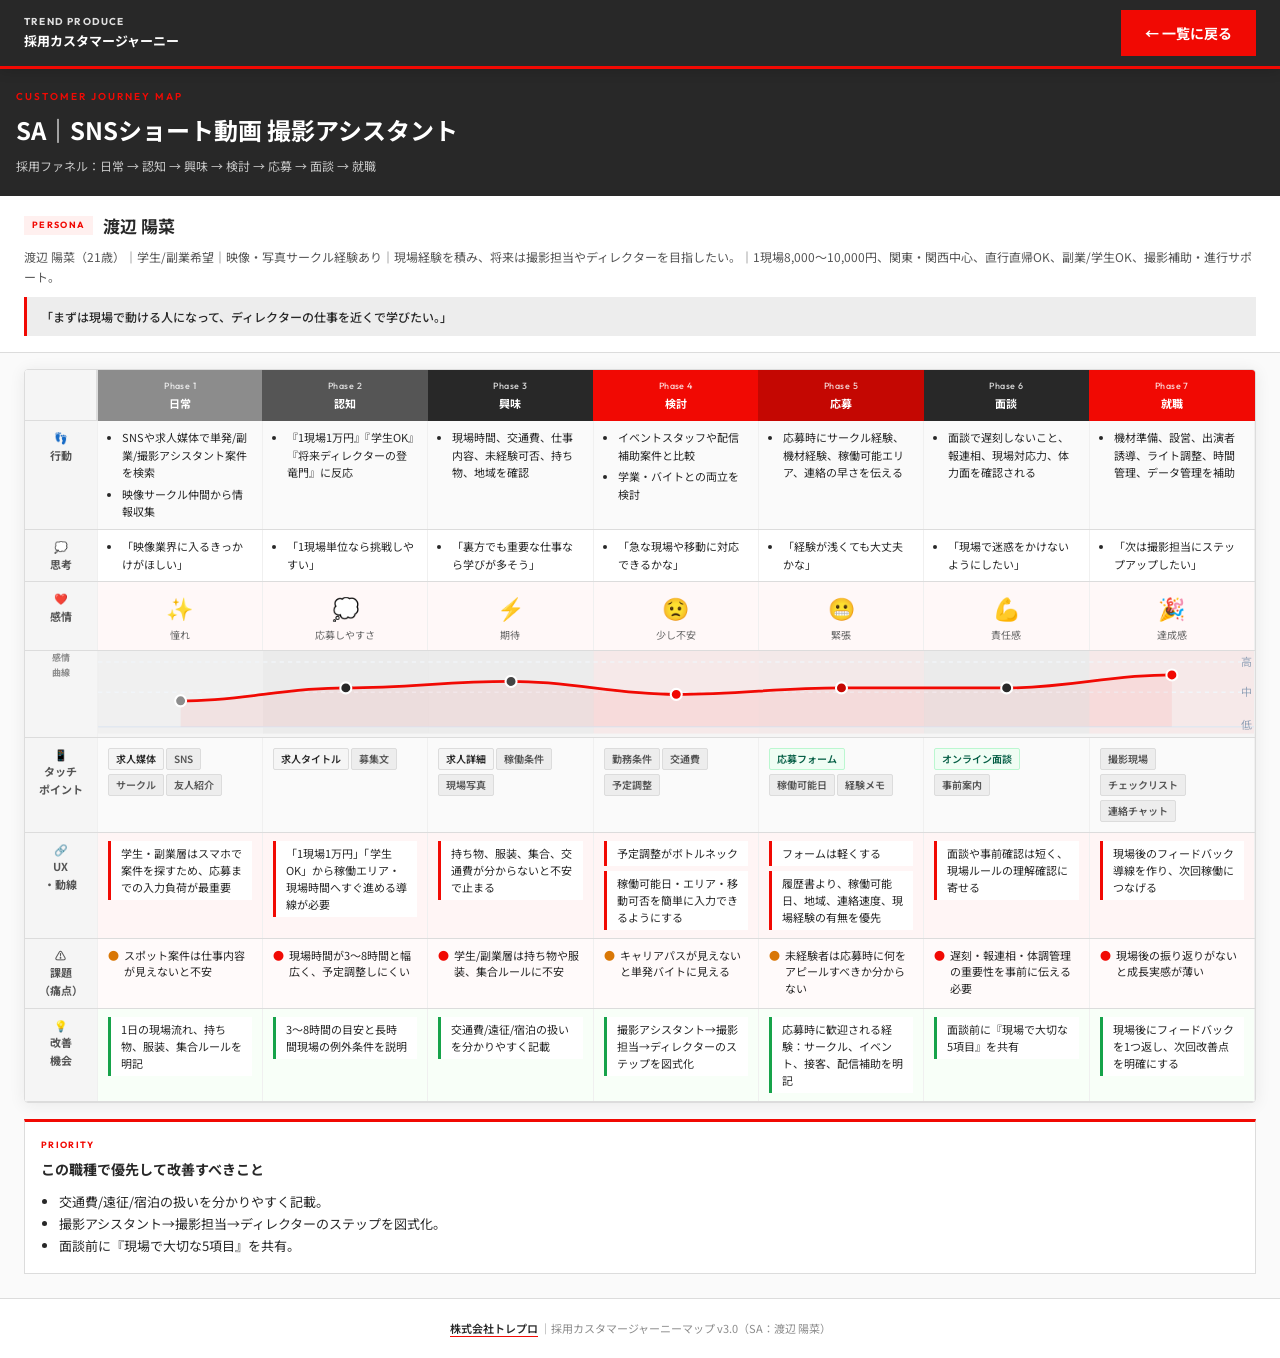
<file: 09-sa.html>
<!DOCTYPE html>
<html lang="ja">
<head>
  <meta charset="UTF-8">
  <meta name="viewport" content="width=device-width, initial-scale=1.0">
  <title>CJM｜SA 渡辺 陽菜 — トレプロ採用</title>
  <link rel="preconnect" href="https://fonts.googleapis.com">
  <link rel="preconnect" href="https://fonts.gstatic.com" crossorigin>
  <link href="https://fonts.googleapis.com/css2?family=Outfit:wght@400;600;700&family=Noto+Sans+JP:wght@400;500;700&display=swap" rel="stylesheet">
  <link rel="stylesheet" href="styles.css">
</head>
<body class="detail-page">

<header class="site-header">
  <div class="site-header-inner">
    <a class="brand" href="index.html">
      <span class="brand-en">TREND PRODUCE</span>
      <span class="brand-ja">採用カスタマージャーニー</span>
    </a>
    <div class="site-header-meta">
      <a class="btn-back" href="index.html">← 一覧に戻る</a>
    </div>
  </div>
</header>

<div class="page-hero">
  <p class="eyebrow">CUSTOMER JOURNEY MAP</p>
  <h1>SA｜SNSショート動画 撮影アシスタント</h1>
  <p class="hero-sub">採用ファネル：日常 → 認知 → 興味 → 検討 → 応募 → 面談 → 就職</p>
</div>

<div class="persona-bar">
  <div class="persona-main">
    <span class="p-label">PERSONA</span>
    <span class="p-name">渡辺 陽菜</span>
  </div>
  <p class="p-meta">渡辺 陽菜（21歳）｜学生/副業希望｜映像・写真サークル経験あり｜現場経験を積み、将来は撮影担当やディレクターを目指したい。｜1現場8,000〜10,000円、関東・関西中心、直行直帰OK、副業/学生OK、撮影補助・進行サポート。</p>
  <blockquote class="p-quote">「まずは現場で動ける人になって、ディレクターの仕事を近くで学びたい。」</blockquote>
</div>

<div class="wrapper">

<div class="mobile-cjm">
  <p class="swipe-hint"><span class="swipe-icon">↔</span> 左右にスワイプして各ステップを見る</p>
  <div class="phase-scroll" id="phaseScroll">
    <article class="phase-card" data-phase="0">
      <header class="phase-card-head p1">
        <span class="phase-num">Step 1</span>
        <span class="phase-name">日常</span>
        <span class="phase-score">感情 4/10</span>
      </header>
      <div class="phase-card-body">
        <div class="m-row m-row-">
          <div class="m-row-label">👣 行動</div>
          <div class="m-row-body"><ul><li>SNSや求人媒体で単発/副業/撮影アシスタント案件を検索</li><li>映像サークル仲間から情報収集</li></ul></div>
        </div>
        <div class="m-row m-row-">
          <div class="m-row-label">💭 思考</div>
          <div class="m-row-body"><ul><li>「映像業界に入るきっかけがほしい」</li></ul></div>
        </div>
        <div class="m-row m-row-">
          <div class="m-row-label">❤️ 感情</div>
          <div class="m-row-body"><span class="emo">✨</span><span class="emo-label">憧れ</span></div>
        </div>
        <div class="m-row m-row-">
          <div class="m-row-label">📱 タッチポイント</div>
          <div class="m-row-body"><span class="pill pA">求人媒体</span><span class="pill pF">SNS</span><span class="pill pF">サークル</span><span class="pill pF">友人紹介</span></div>
        </div>
        <div class="m-row m-row-UX">
          <div class="m-row-label">🔗 UX・動線</div>
          <div class="m-row-body"><div class="ux">学生・副業層はスマホで案件を探すため、応募までの入力負荷が最重要</div></div>
        </div>
        <div class="m-row m-row-">
          <div class="m-row-label">⚠️ 課題</div>
          <div class="m-row-body"><div class="iss"><span class="dy">●</span>スポット案件は仕事内容が見えないと不安</div></div>
        </div>
        <div class="m-row m-row-">
          <div class="m-row-label">💡 改善機会</div>
          <div class="m-row-body"><div class="imp">1日の現場流れ、持ち物、服装、集合ルールを明記</div></div>
        </div>
      </div>
    </article>
    <article class="phase-card" data-phase="1">
      <header class="phase-card-head p2">
        <span class="phase-num">Step 2</span>
        <span class="phase-name">認知</span>
        <span class="phase-score">感情 6/10</span>
      </header>
      <div class="phase-card-body">
        <div class="m-row m-row-">
          <div class="m-row-label">👣 行動</div>
          <div class="m-row-body"><ul><li>『1現場1万円』『学生OK』『将来ディレクターの登竜門』に反応</li></ul></div>
        </div>
        <div class="m-row m-row-">
          <div class="m-row-label">💭 思考</div>
          <div class="m-row-body"><ul><li>「1現場単位なら挑戦しやすい」</li></ul></div>
        </div>
        <div class="m-row m-row-">
          <div class="m-row-label">❤️ 感情</div>
          <div class="m-row-body"><span class="emo">💭</span><span class="emo-label">応募しやすさ</span></div>
        </div>
        <div class="m-row m-row-">
          <div class="m-row-label">📱 タッチポイント</div>
          <div class="m-row-body"><span class="pill pA">求人タイトル</span><span class="pill pF">募集文</span></div>
        </div>
        <div class="m-row m-row-UX">
          <div class="m-row-label">🔗 UX・動線</div>
          <div class="m-row-body"><div class="ux">「1現場1万円」「学生OK」から稼働エリア・現場時間へすぐ進める導線が必要</div></div>
        </div>
        <div class="m-row m-row-">
          <div class="m-row-label">⚠️ 課題</div>
          <div class="m-row-body"><div class="iss"><span class="dr">●</span>現場時間が3〜8時間と幅広く、予定調整しにくい</div></div>
        </div>
        <div class="m-row m-row-">
          <div class="m-row-label">💡 改善機会</div>
          <div class="m-row-body"><div class="imp">3〜8時間の目安と長時間現場の例外条件を説明</div></div>
        </div>
      </div>
    </article>
    <article class="phase-card" data-phase="2">
      <header class="phase-card-head p3">
        <span class="phase-num">Step 3</span>
        <span class="phase-name">興味</span>
        <span class="phase-score">感情 7/10</span>
      </header>
      <div class="phase-card-body">
        <div class="m-row m-row-">
          <div class="m-row-label">👣 行動</div>
          <div class="m-row-body"><ul><li>現場時間、交通費、仕事内容、未経験可否、持ち物、地域を確認</li></ul></div>
        </div>
        <div class="m-row m-row-">
          <div class="m-row-label">💭 思考</div>
          <div class="m-row-body"><ul><li>「裏方でも重要な仕事なら学びが多そう」</li></ul></div>
        </div>
        <div class="m-row m-row-">
          <div class="m-row-label">❤️ 感情</div>
          <div class="m-row-body"><span class="emo">⚡</span><span class="emo-label">期待</span></div>
        </div>
        <div class="m-row m-row-">
          <div class="m-row-label">📱 タッチポイント</div>
          <div class="m-row-body"><span class="pill pA">求人詳細</span><span class="pill pF">稼働条件</span><span class="pill pF">現場写真</span></div>
        </div>
        <div class="m-row m-row-UX">
          <div class="m-row-label">🔗 UX・動線</div>
          <div class="m-row-body"><div class="ux">持ち物、服装、集合、交通費が分からないと不安で止まる</div></div>
        </div>
        <div class="m-row m-row-">
          <div class="m-row-label">⚠️ 課題</div>
          <div class="m-row-body"><div class="iss"><span class="dr">●</span>学生/副業層は持ち物や服装、集合ルールに不安</div></div>
        </div>
        <div class="m-row m-row-">
          <div class="m-row-label">💡 改善機会</div>
          <div class="m-row-body"><div class="imp">交通費/遠征/宿泊の扱いを分かりやすく記載</div></div>
        </div>
      </div>
    </article>
    <article class="phase-card" data-phase="3">
      <header class="phase-card-head p4">
        <span class="phase-num">Step 4</span>
        <span class="phase-name">検討</span>
        <span class="phase-score">感情 5/10</span>
      </header>
      <div class="phase-card-body">
        <div class="m-row m-row-">
          <div class="m-row-label">👣 行動</div>
          <div class="m-row-body"><ul><li>イベントスタッフや配信補助案件と比較</li><li>学業・バイトとの両立を検討</li></ul></div>
        </div>
        <div class="m-row m-row-">
          <div class="m-row-label">💭 思考</div>
          <div class="m-row-body"><ul><li>「急な現場や移動に対応できるかな」</li></ul></div>
        </div>
        <div class="m-row m-row-">
          <div class="m-row-label">❤️ 感情</div>
          <div class="m-row-body"><span class="emo">😟</span><span class="emo-label">少し不安</span></div>
        </div>
        <div class="m-row m-row-">
          <div class="m-row-label">📱 タッチポイント</div>
          <div class="m-row-body"><span class="pill pF">勤務条件</span><span class="pill pF">交通費</span><span class="pill pF">予定調整</span></div>
        </div>
        <div class="m-row m-row-UX">
          <div class="m-row-label">🔗 UX・動線</div>
          <div class="m-row-body"><div class="ux">予定調整がボトルネック</div><div class="ux">稼働可能日・エリア・移動可否を簡単に入力できるようにする</div></div>
        </div>
        <div class="m-row m-row-">
          <div class="m-row-label">⚠️ 課題</div>
          <div class="m-row-body"><div class="iss"><span class="dy">●</span>キャリアパスが見えないと単発バイトに見える</div></div>
        </div>
        <div class="m-row m-row-">
          <div class="m-row-label">💡 改善機会</div>
          <div class="m-row-body"><div class="imp">撮影アシスタント→撮影担当→ディレクターのステップを図式化</div></div>
        </div>
      </div>
    </article>
    <article class="phase-card" data-phase="4">
      <header class="phase-card-head p5">
        <span class="phase-num">Step 5</span>
        <span class="phase-name">応募</span>
        <span class="phase-score">感情 6/10</span>
      </header>
      <div class="phase-card-body">
        <div class="m-row m-row-">
          <div class="m-row-label">👣 行動</div>
          <div class="m-row-body"><ul><li>応募時にサークル経験、機材経験、稼働可能エリア、連絡の早さを伝える</li></ul></div>
        </div>
        <div class="m-row m-row-">
          <div class="m-row-label">💭 思考</div>
          <div class="m-row-body"><ul><li>「経験が浅くても大丈夫かな」</li></ul></div>
        </div>
        <div class="m-row m-row-">
          <div class="m-row-label">❤️ 感情</div>
          <div class="m-row-body"><span class="emo">😬</span><span class="emo-label">緊張</span></div>
        </div>
        <div class="m-row m-row-">
          <div class="m-row-label">📱 タッチポイント</div>
          <div class="m-row-body"><span class="pill pE">応募フォーム</span><span class="pill pF">稼働可能日</span><span class="pill pF">経験メモ</span></div>
        </div>
        <div class="m-row m-row-UX">
          <div class="m-row-label">🔗 UX・動線</div>
          <div class="m-row-body"><div class="ux">フォームは軽くする</div><div class="ux">履歴書より、稼働可能日、地域、連絡速度、現場経験の有無を優先</div></div>
        </div>
        <div class="m-row m-row-">
          <div class="m-row-label">⚠️ 課題</div>
          <div class="m-row-body"><div class="iss"><span class="dy">●</span>未経験者は応募時に何をアピールすべきか分からない</div></div>
        </div>
        <div class="m-row m-row-">
          <div class="m-row-label">💡 改善機会</div>
          <div class="m-row-body"><div class="imp">応募時に歓迎される経験：サークル、イベント、接客、配信補助を明記</div></div>
        </div>
      </div>
    </article>
    <article class="phase-card" data-phase="5">
      <header class="phase-card-head p6">
        <span class="phase-num">Step 6</span>
        <span class="phase-name">面談</span>
        <span class="phase-score">感情 6/10</span>
      </header>
      <div class="phase-card-body">
        <div class="m-row m-row-">
          <div class="m-row-label">👣 行動</div>
          <div class="m-row-body"><ul><li>面談で遅刻しないこと、報連相、現場対応力、体力面を確認される</li></ul></div>
        </div>
        <div class="m-row m-row-">
          <div class="m-row-label">💭 思考</div>
          <div class="m-row-body"><ul><li>「現場で迷惑をかけないようにしたい」</li></ul></div>
        </div>
        <div class="m-row m-row-">
          <div class="m-row-label">❤️ 感情</div>
          <div class="m-row-body"><span class="emo">💪</span><span class="emo-label">責任感</span></div>
        </div>
        <div class="m-row m-row-">
          <div class="m-row-label">📱 タッチポイント</div>
          <div class="m-row-body"><span class="pill pE">オンライン面談</span><span class="pill pF">事前案内</span></div>
        </div>
        <div class="m-row m-row-UX">
          <div class="m-row-label">🔗 UX・動線</div>
          <div class="m-row-body"><div class="ux">面談や事前確認は短く、現場ルールの理解確認に寄せる</div></div>
        </div>
        <div class="m-row m-row-">
          <div class="m-row-label">⚠️ 課題</div>
          <div class="m-row-body"><div class="iss"><span class="dr">●</span>遅刻・報連相・体調管理の重要性を事前に伝える必要</div></div>
        </div>
        <div class="m-row m-row-">
          <div class="m-row-label">💡 改善機会</div>
          <div class="m-row-body"><div class="imp">面談前に『現場で大切な5項目』を共有</div></div>
        </div>
      </div>
    </article>
    <article class="phase-card" data-phase="6">
      <header class="phase-card-head p7">
        <span class="phase-num">Step 7</span>
        <span class="phase-name">就職</span>
        <span class="phase-score">感情 8/10</span>
      </header>
      <div class="phase-card-body">
        <div class="m-row m-row-">
          <div class="m-row-label">👣 行動</div>
          <div class="m-row-body"><ul><li>機材準備、設営、出演者誘導、ライト調整、時間管理、データ管理を補助</li></ul></div>
        </div>
        <div class="m-row m-row-">
          <div class="m-row-label">💭 思考</div>
          <div class="m-row-body"><ul><li>「次は撮影担当にステップアップしたい」</li></ul></div>
        </div>
        <div class="m-row m-row-">
          <div class="m-row-label">❤️ 感情</div>
          <div class="m-row-body"><span class="emo">🎉</span><span class="emo-label">達成感</span></div>
        </div>
        <div class="m-row m-row-">
          <div class="m-row-label">📱 タッチポイント</div>
          <div class="m-row-body"><span class="pill pF">撮影現場</span><span class="pill pF">チェックリスト</span><span class="pill pF">連絡チャット</span></div>
        </div>
        <div class="m-row m-row-UX">
          <div class="m-row-label">🔗 UX・動線</div>
          <div class="m-row-body"><div class="ux">現場後のフィードバック導線を作り、次回稼働につなげる</div></div>
        </div>
        <div class="m-row m-row-">
          <div class="m-row-label">⚠️ 課題</div>
          <div class="m-row-body"><div class="iss"><span class="dr">●</span>現場後の振り返りがないと成長実感が薄い</div></div>
        </div>
        <div class="m-row m-row-">
          <div class="m-row-label">💡 改善機会</div>
          <div class="m-row-body"><div class="imp">現場後にフィードバックを1つ返し、次回改善点を明確にする</div></div>
        </div>
      </div>
    </article>
  </div>
  <div class="phase-dots" id="phaseDots"><button type="button" class="phase-dot active" data-index="0" aria-label="日常"></button><button type="button" class="phase-dot" data-index="1" aria-label="認知"></button><button type="button" class="phase-dot" data-index="2" aria-label="興味"></button><button type="button" class="phase-dot" data-index="3" aria-label="検討"></button><button type="button" class="phase-dot" data-index="4" aria-label="応募"></button><button type="button" class="phase-dot" data-index="5" aria-label="面談"></button><button type="button" class="phase-dot" data-index="6" aria-label="就職"></button>
  </div>
</div>
<div class="tbl-wrap desktop-only">
<table class="cjm">
  <thead>
    <tr>
      <th class="lh"></th>
      <th class="p1"><div class="ph"><small>Phase 1</small>日常</div></th><th class="p2"><div class="ph"><small>Phase 2</small>認知</div></th><th class="p3"><div class="ph"><small>Phase 3</small>興味</div></th><th class="p4"><div class="ph"><small>Phase 4</small>検討</div></th><th class="p5"><div class="ph"><small>Phase 5</small>応募</div></th><th class="p6"><div class="ph"><small>Phase 6</small>面談</div></th><th class="p7"><div class="ph"><small>Phase 7</small>就職</div></th>
    </tr>
  </thead>
  <tbody>
    <tr class="r-action">
      <td class="rl">👣<br>行動</td>
      <td><ul><li>SNSや求人媒体で単発/副業/撮影アシスタント案件を検索</li><li>映像サークル仲間から情報収集</li></ul></td><td><ul><li>『1現場1万円』『学生OK』『将来ディレクターの登竜門』に反応</li></ul></td><td><ul><li>現場時間、交通費、仕事内容、未経験可否、持ち物、地域を確認</li></ul></td><td><ul><li>イベントスタッフや配信補助案件と比較</li><li>学業・バイトとの両立を検討</li></ul></td><td><ul><li>応募時にサークル経験、機材経験、稼働可能エリア、連絡の早さを伝える</li></ul></td><td><ul><li>面談で遅刻しないこと、報連相、現場対応力、体力面を確認される</li></ul></td><td><ul><li>機材準備、設営、出演者誘導、ライト調整、時間管理、データ管理を補助</li></ul></td>
    </tr>
    <tr class="r-thought">
      <td class="rl">💭<br>思考</td>
      <td><ul><li>「映像業界に入るきっかけがほしい」</li></ul></td><td><ul><li>「1現場単位なら挑戦しやすい」</li></ul></td><td><ul><li>「裏方でも重要な仕事なら学びが多そう」</li></ul></td><td><ul><li>「急な現場や移動に対応できるかな」</li></ul></td><td><ul><li>「経験が浅くても大丈夫かな」</li></ul></td><td><ul><li>「現場で迷惑をかけないようにしたい」</li></ul></td><td><ul><li>「次は撮影担当にステップアップしたい」</li></ul></td>
    </tr>
    <tr class="r-emotion">
      <td class="rl">❤️<br>感情</td>
      <td><span class="emo">✨</span><span class="emo-label">憧れ</span></td><td><span class="emo">💭</span><span class="emo-label">応募しやすさ</span></td><td><span class="emo">⚡</span><span class="emo-label">期待</span></td><td><span class="emo">😟</span><span class="emo-label">少し不安</span></td><td><span class="emo">😬</span><span class="emo-label">緊張</span></td><td><span class="emo">💪</span><span class="emo-label">責任感</span></td><td><span class="emo">🎉</span><span class="emo-label">達成感</span></td>
    </tr>
    <tr class="r-curve">
      <td class="rl curve-label">感情<br>曲線</td>
      <td colspan="7"><svg viewBox="0 0 840 62" xmlns="http://www.w3.org/2000/svg" style="width:100%; display:block;">
          <rect x="0" y="0" width="120" height="60" fill="#8C8C8C" opacity="0.05"/><rect x="120" y="0" width="120" height="60" fill="#282828" opacity="0.05"/><rect x="240" y="0" width="120" height="60" fill="#444444" opacity="0.05"/><rect x="360" y="0" width="120" height="60" fill="#f10903" opacity="0.05"/><rect x="480" y="0" width="120" height="60" fill="#c40702" opacity="0.05"/><rect x="600" y="0" width="120" height="60" fill="#282828" opacity="0.05"/><rect x="720" y="0" width="120" height="60" fill="#f10903" opacity="0.05"/>
          <line x1="0" y1="55" x2="840" y2="55" stroke="#e2e8f0" stroke-width="1"/>
          <line x1="0" y1="30" x2="840" y2="30" stroke="#f1f5f9" stroke-width="1" stroke-dasharray="3,3"/>
          <line x1="0" y1="8" x2="840" y2="8" stroke="#f1f5f9" stroke-width="1" stroke-dasharray="3,3"/>
          <path d="M60,36.2 C108.0,36.2 132.0,26.8 180,26.8 C228.0,26.8 252.0,22.1 300,22.1 C348.0,22.1 372.0,31.5 420,31.5 C468.0,31.5 492.0,26.8 540,26.8 C588.0,26.8 612.0,26.8 660,26.8 C708.0,26.8 732.0,17.4 780,17.4 L780,55 L60,55 Z" fill="#f10903" opacity="0.06"/>
          <path d="M60,36.2 C108.0,36.2 132.0,26.8 180,26.8 C228.0,26.8 252.0,22.1 300,22.1 C348.0,22.1 372.0,31.5 420,31.5 C468.0,31.5 492.0,26.8 540,26.8 C588.0,26.8 612.0,26.8 660,26.8 C708.0,26.8 732.0,17.4 780,17.4" fill="none" stroke="#f10903" stroke-width="2" stroke-linecap="round"/>
          <circle cx="60" cy="36.2" r="4" fill="#8C8C8C" stroke="white" stroke-width="1.5"/><circle cx="180" cy="26.8" r="4" fill="#282828" stroke="white" stroke-width="1.5"/><circle cx="300" cy="22.1" r="4" fill="#444444" stroke="white" stroke-width="1.5"/><circle cx="420" cy="31.5" r="4" fill="#f10903" stroke="white" stroke-width="1.5"/><circle cx="540" cy="26.8" r="4" fill="#c40702" stroke="white" stroke-width="1.5"/><circle cx="660" cy="26.8" r="4" fill="#282828" stroke="white" stroke-width="1.5"/><circle cx="780" cy="17.4" r="4" fill="#f10903" stroke="white" stroke-width="1.5"/>
          <text x="838" y="11" text-anchor="end" font-size="8" fill="#94a3b8">高</text>
          <text x="838" y="33" text-anchor="end" font-size="8" fill="#94a3b8">中</text>
          <text x="838" y="57" text-anchor="end" font-size="8" fill="#94a3b8">低</text>
        </svg></td>
    </tr>
    <tr class="r-touch">
      <td class="rl">📱<br>タッチ<br>ポイント</td>
      <td><span class="pill pA">求人媒体</span><span class="pill pF">SNS</span><span class="pill pF">サークル</span><span class="pill pF">友人紹介</span></td><td><span class="pill pA">求人タイトル</span><span class="pill pF">募集文</span></td><td><span class="pill pA">求人詳細</span><span class="pill pF">稼働条件</span><span class="pill pF">現場写真</span></td><td><span class="pill pF">勤務条件</span><span class="pill pF">交通費</span><span class="pill pF">予定調整</span></td><td><span class="pill pE">応募フォーム</span><span class="pill pF">稼働可能日</span><span class="pill pF">経験メモ</span></td><td><span class="pill pE">オンライン面談</span><span class="pill pF">事前案内</span></td><td><span class="pill pF">撮影現場</span><span class="pill pF">チェックリスト</span><span class="pill pF">連絡チャット</span></td>
    </tr>
    <tr class="r-ux">
      <td class="rl">🔗<br>UX<br>・動線</td>
      <td><div class="ux">学生・副業層はスマホで案件を探すため、応募までの入力負荷が最重要</div></td><td><div class="ux">「1現場1万円」「学生OK」から稼働エリア・現場時間へすぐ進める導線が必要</div></td><td><div class="ux">持ち物、服装、集合、交通費が分からないと不安で止まる</div></td><td><div class="ux">予定調整がボトルネック</div><div class="ux">稼働可能日・エリア・移動可否を簡単に入力できるようにする</div></td><td><div class="ux">フォームは軽くする</div><div class="ux">履歴書より、稼働可能日、地域、連絡速度、現場経験の有無を優先</div></td><td><div class="ux">面談や事前確認は短く、現場ルールの理解確認に寄せる</div></td><td><div class="ux">現場後のフィードバック導線を作り、次回稼働につなげる</div></td>
    </tr>
    <tr class="r-issue">
      <td class="rl">⚠️<br>課題<br>（痛点）</td>
      <td><div class="iss"><span class="dy">●</span>スポット案件は仕事内容が見えないと不安</div></td><td><div class="iss"><span class="dr">●</span>現場時間が3〜8時間と幅広く、予定調整しにくい</div></td><td><div class="iss"><span class="dr">●</span>学生/副業層は持ち物や服装、集合ルールに不安</div></td><td><div class="iss"><span class="dy">●</span>キャリアパスが見えないと単発バイトに見える</div></td><td><div class="iss"><span class="dy">●</span>未経験者は応募時に何をアピールすべきか分からない</div></td><td><div class="iss"><span class="dr">●</span>遅刻・報連相・体調管理の重要性を事前に伝える必要</div></td><td><div class="iss"><span class="dr">●</span>現場後の振り返りがないと成長実感が薄い</div></td>
    </tr>
    <tr class="r-improve">
      <td class="rl">💡<br>改善<br>機会</td>
      <td><div class="imp">1日の現場流れ、持ち物、服装、集合ルールを明記</div></td><td><div class="imp">3〜8時間の目安と長時間現場の例外条件を説明</div></td><td><div class="imp">交通費/遠征/宿泊の扱いを分かりやすく記載</div></td><td><div class="imp">撮影アシスタント→撮影担当→ディレクターのステップを図式化</div></td><td><div class="imp">応募時に歓迎される経験：サークル、イベント、接客、配信補助を明記</div></td><td><div class="imp">面談前に『現場で大切な5項目』を共有</div></td><td><div class="imp">現場後にフィードバックを1つ返し、次回改善点を明確にする</div></td>
    </tr>
  </tbody>
</table>
</div>

<div class="priorities">
  <p class="priorities-label">PRIORITY</p>
  <strong>この職種で優先して改善すべきこと</strong>
  <ul><li>交通費/遠征/宿泊の扱いを分かりやすく記載。</li><li>撮影アシスタント→撮影担当→ディレクターのステップを図式化。</li><li>面談前に『現場で大切な5項目』を共有。</li></ul>
</div>
</div>

<footer class="footer">
  <a href="https://tre-pro.co.jp/" target="_blank" rel="noopener">株式会社トレプロ</a>
  ｜採用カスタマージャーニーマップ v3.0（SA：渡辺 陽菜）
</footer>

<script src="app.js"></script>
</body>
</html>
</file>
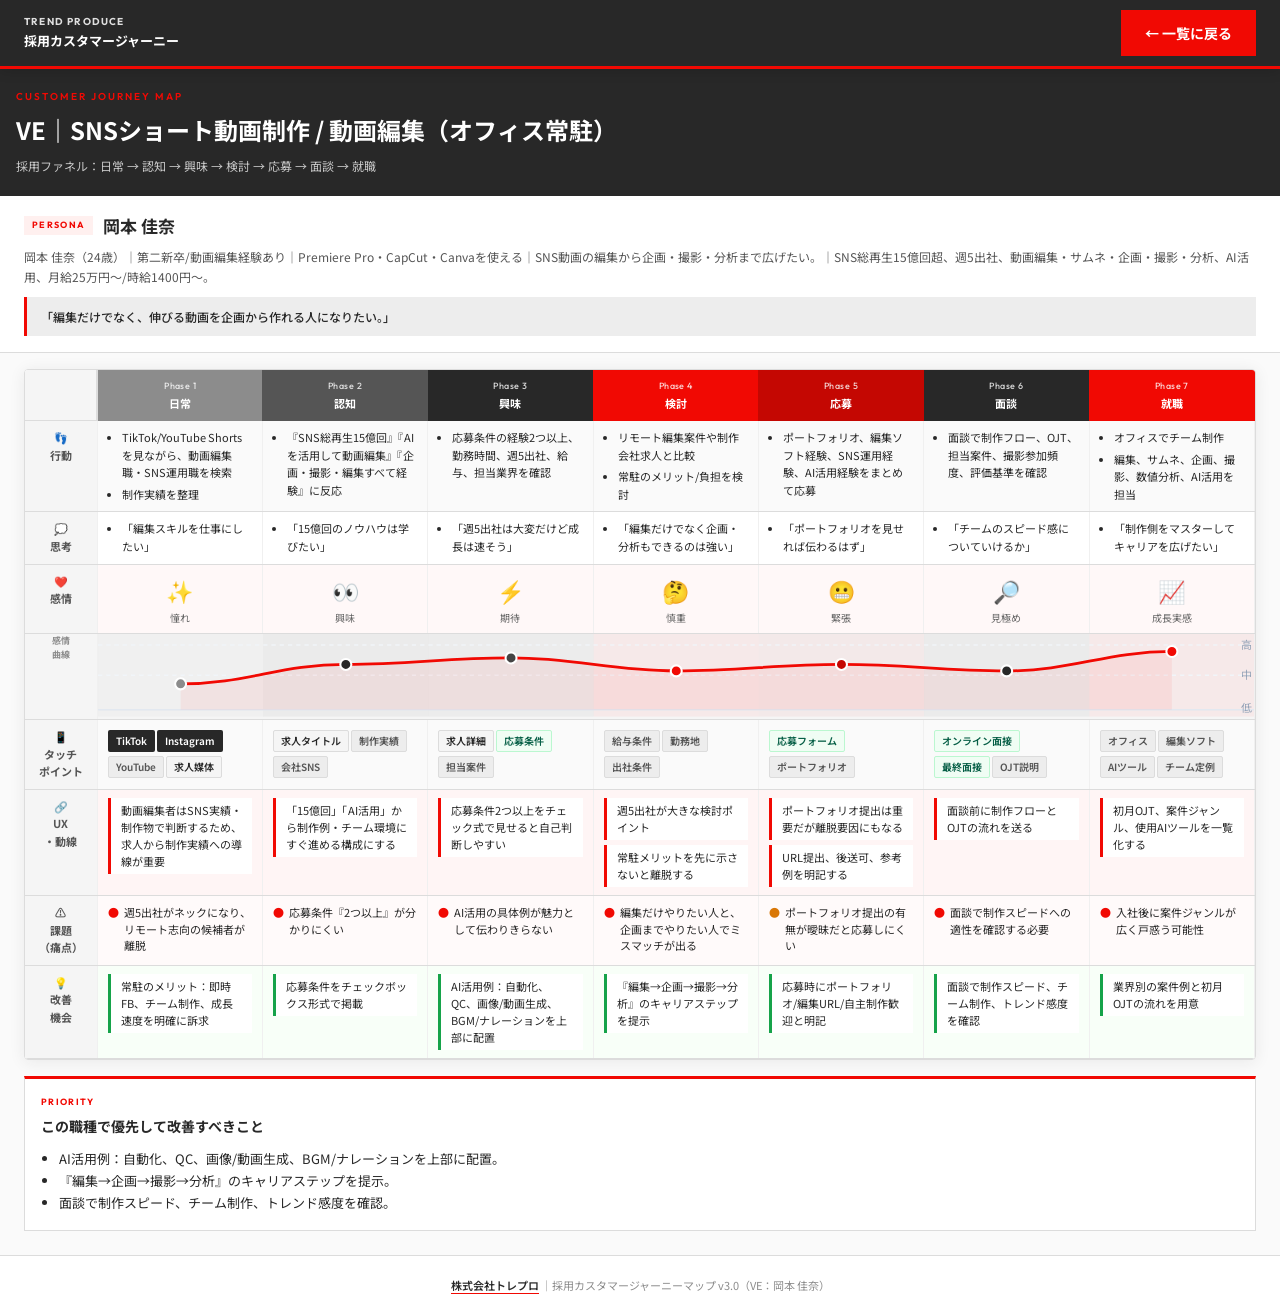
<file: 10-ve.html>
<!DOCTYPE html>
<html lang="ja">
<head>
  <meta charset="UTF-8">
  <meta name="viewport" content="width=device-width, initial-scale=1.0">
  <title>CJM｜VE 岡本 佳奈 — トレプロ採用</title>
  <link rel="preconnect" href="https://fonts.googleapis.com">
  <link rel="preconnect" href="https://fonts.gstatic.com" crossorigin>
  <link href="https://fonts.googleapis.com/css2?family=Outfit:wght@400;600;700&family=Noto+Sans+JP:wght@400;500;700&display=swap" rel="stylesheet">
  <link rel="stylesheet" href="styles.css">
</head>
<body class="detail-page">

<header class="site-header">
  <div class="site-header-inner">
    <a class="brand" href="index.html">
      <span class="brand-en">TREND PRODUCE</span>
      <span class="brand-ja">採用カスタマージャーニー</span>
    </a>
    <div class="site-header-meta">
      <a class="btn-back" href="index.html">← 一覧に戻る</a>
    </div>
  </div>
</header>

<div class="page-hero">
  <p class="eyebrow">CUSTOMER JOURNEY MAP</p>
  <h1>VE｜SNSショート動画制作 / 動画編集（オフィス常駐）</h1>
  <p class="hero-sub">採用ファネル：日常 → 認知 → 興味 → 検討 → 応募 → 面談 → 就職</p>
</div>

<div class="persona-bar">
  <div class="persona-main">
    <span class="p-label">PERSONA</span>
    <span class="p-name">岡本 佳奈</span>
  </div>
  <p class="p-meta">岡本 佳奈（24歳）｜第二新卒/動画編集経験あり｜Premiere Pro・CapCut・Canvaを使える｜SNS動画の編集から企画・撮影・分析まで広げたい。｜SNS総再生15億回超、週5出社、動画編集・サムネ・企画・撮影・分析、AI活用、月給25万円〜/時給1400円〜。</p>
  <blockquote class="p-quote">「編集だけでなく、伸びる動画を企画から作れる人になりたい。」</blockquote>
</div>

<div class="wrapper">

<div class="mobile-cjm">
  <p class="swipe-hint"><span class="swipe-icon">↔</span> 左右にスワイプして各ステップを見る</p>
  <div class="phase-scroll" id="phaseScroll">
    <article class="phase-card" data-phase="0">
      <header class="phase-card-head p1">
        <span class="phase-num">Step 1</span>
        <span class="phase-name">日常</span>
        <span class="phase-score">感情 4/10</span>
      </header>
      <div class="phase-card-body">
        <div class="m-row m-row-">
          <div class="m-row-label">👣 行動</div>
          <div class="m-row-body"><ul><li>TikTok/YouTube Shortsを見ながら、動画編集職・SNS運用職を検索</li><li>制作実績を整理</li></ul></div>
        </div>
        <div class="m-row m-row-">
          <div class="m-row-label">💭 思考</div>
          <div class="m-row-body"><ul><li>「編集スキルを仕事にしたい」</li></ul></div>
        </div>
        <div class="m-row m-row-">
          <div class="m-row-label">❤️ 感情</div>
          <div class="m-row-body"><span class="emo">✨</span><span class="emo-label">憧れ</span></div>
        </div>
        <div class="m-row m-row-">
          <div class="m-row-label">📱 タッチポイント</div>
          <div class="m-row-body"><span class="pill pB">TikTok</span><span class="pill pB">Instagram</span><span class="pill pF">YouTube</span><span class="pill pA">求人媒体</span></div>
        </div>
        <div class="m-row m-row-UX">
          <div class="m-row-label">🔗 UX・動線</div>
          <div class="m-row-body"><div class="ux">動画編集者はSNS実績・制作物で判断するため、求人から制作実績への導線が重要</div></div>
        </div>
        <div class="m-row m-row-">
          <div class="m-row-label">⚠️ 課題</div>
          <div class="m-row-body"><div class="iss"><span class="dr">●</span>週5出社がネックになり、リモート志向の候補者が離脱</div></div>
        </div>
        <div class="m-row m-row-">
          <div class="m-row-label">💡 改善機会</div>
          <div class="m-row-body"><div class="imp">常駐のメリット：即時FB、チーム制作、成長速度を明確に訴求</div></div>
        </div>
      </div>
    </article>
    <article class="phase-card" data-phase="1">
      <header class="phase-card-head p2">
        <span class="phase-num">Step 2</span>
        <span class="phase-name">認知</span>
        <span class="phase-score">感情 7/10</span>
      </header>
      <div class="phase-card-body">
        <div class="m-row m-row-">
          <div class="m-row-label">👣 行動</div>
          <div class="m-row-body"><ul><li>『SNS総再生15億回』『AIを活用して動画編集』『企画・撮影・編集すべて経験』に反応</li></ul></div>
        </div>
        <div class="m-row m-row-">
          <div class="m-row-label">💭 思考</div>
          <div class="m-row-body"><ul><li>「15億回のノウハウは学びたい」</li></ul></div>
        </div>
        <div class="m-row m-row-">
          <div class="m-row-label">❤️ 感情</div>
          <div class="m-row-body"><span class="emo">👀</span><span class="emo-label">興味</span></div>
        </div>
        <div class="m-row m-row-">
          <div class="m-row-label">📱 タッチポイント</div>
          <div class="m-row-body"><span class="pill pA">求人タイトル</span><span class="pill pF">制作実績</span><span class="pill pF">会社SNS</span></div>
        </div>
        <div class="m-row m-row-UX">
          <div class="m-row-label">🔗 UX・動線</div>
          <div class="m-row-body"><div class="ux">「15億回」「AI活用」から制作例・チーム環境にすぐ進める構成にする</div></div>
        </div>
        <div class="m-row m-row-">
          <div class="m-row-label">⚠️ 課題</div>
          <div class="m-row-body"><div class="iss"><span class="dr">●</span>応募条件『2つ以上』が分かりにくい</div></div>
        </div>
        <div class="m-row m-row-">
          <div class="m-row-label">💡 改善機会</div>
          <div class="m-row-body"><div class="imp">応募条件をチェックボックス形式で掲載</div></div>
        </div>
      </div>
    </article>
    <article class="phase-card" data-phase="2">
      <header class="phase-card-head p3">
        <span class="phase-num">Step 3</span>
        <span class="phase-name">興味</span>
        <span class="phase-score">感情 8/10</span>
      </header>
      <div class="phase-card-body">
        <div class="m-row m-row-">
          <div class="m-row-label">👣 行動</div>
          <div class="m-row-body"><ul><li>応募条件の経験2つ以上、勤務時間、週5出社、給与、担当業界を確認</li></ul></div>
        </div>
        <div class="m-row m-row-">
          <div class="m-row-label">💭 思考</div>
          <div class="m-row-body"><ul><li>「週5出社は大変だけど成長は速そう」</li></ul></div>
        </div>
        <div class="m-row m-row-">
          <div class="m-row-label">❤️ 感情</div>
          <div class="m-row-body"><span class="emo">⚡</span><span class="emo-label">期待</span></div>
        </div>
        <div class="m-row m-row-">
          <div class="m-row-label">📱 タッチポイント</div>
          <div class="m-row-body"><span class="pill pA">求人詳細</span><span class="pill pE">応募条件</span><span class="pill pF">担当案件</span></div>
        </div>
        <div class="m-row m-row-UX">
          <div class="m-row-label">🔗 UX・動線</div>
          <div class="m-row-body"><div class="ux">応募条件2つ以上をチェック式で見せると自己判断しやすい</div></div>
        </div>
        <div class="m-row m-row-">
          <div class="m-row-label">⚠️ 課題</div>
          <div class="m-row-body"><div class="iss"><span class="dr">●</span>AI活用の具体例が魅力として伝わりきらない</div></div>
        </div>
        <div class="m-row m-row-">
          <div class="m-row-label">💡 改善機会</div>
          <div class="m-row-body"><div class="imp">AI活用例：自動化、QC、画像/動画生成、BGM/ナレーションを上部に配置</div></div>
        </div>
      </div>
    </article>
    <article class="phase-card" data-phase="3">
      <header class="phase-card-head p4">
        <span class="phase-num">Step 4</span>
        <span class="phase-name">検討</span>
        <span class="phase-score">感情 6/10</span>
      </header>
      <div class="phase-card-body">
        <div class="m-row m-row-">
          <div class="m-row-label">👣 行動</div>
          <div class="m-row-body"><ul><li>リモート編集案件や制作会社求人と比較</li><li>常駐のメリット/負担を検討</li></ul></div>
        </div>
        <div class="m-row m-row-">
          <div class="m-row-label">💭 思考</div>
          <div class="m-row-body"><ul><li>「編集だけでなく企画・分析もできるのは強い」</li></ul></div>
        </div>
        <div class="m-row m-row-">
          <div class="m-row-label">❤️ 感情</div>
          <div class="m-row-body"><span class="emo">🤔</span><span class="emo-label">慎重</span></div>
        </div>
        <div class="m-row m-row-">
          <div class="m-row-label">📱 タッチポイント</div>
          <div class="m-row-body"><span class="pill pF">給与条件</span><span class="pill pF">勤務地</span><span class="pill pF">出社条件</span></div>
        </div>
        <div class="m-row m-row-UX">
          <div class="m-row-label">🔗 UX・動線</div>
          <div class="m-row-body"><div class="ux">週5出社が大きな検討ポイント</div><div class="ux">常駐メリットを先に示さないと離脱する</div></div>
        </div>
        <div class="m-row m-row-">
          <div class="m-row-label">⚠️ 課題</div>
          <div class="m-row-body"><div class="iss"><span class="dr">●</span>編集だけやりたい人と、企画までやりたい人でミスマッチが出る</div></div>
        </div>
        <div class="m-row m-row-">
          <div class="m-row-label">💡 改善機会</div>
          <div class="m-row-body"><div class="imp">『編集→企画→撮影→分析』のキャリアステップを提示</div></div>
        </div>
      </div>
    </article>
    <article class="phase-card" data-phase="4">
      <header class="phase-card-head p5">
        <span class="phase-num">Step 5</span>
        <span class="phase-name">応募</span>
        <span class="phase-score">感情 7/10</span>
      </header>
      <div class="phase-card-body">
        <div class="m-row m-row-">
          <div class="m-row-label">👣 行動</div>
          <div class="m-row-body"><ul><li>ポートフォリオ、編集ソフト経験、SNS運用経験、AI活用経験をまとめて応募</li></ul></div>
        </div>
        <div class="m-row m-row-">
          <div class="m-row-label">💭 思考</div>
          <div class="m-row-body"><ul><li>「ポートフォリオを見せれば伝わるはず」</li></ul></div>
        </div>
        <div class="m-row m-row-">
          <div class="m-row-label">❤️ 感情</div>
          <div class="m-row-body"><span class="emo">😬</span><span class="emo-label">緊張</span></div>
        </div>
        <div class="m-row m-row-">
          <div class="m-row-label">📱 タッチポイント</div>
          <div class="m-row-body"><span class="pill pE">応募フォーム</span><span class="pill pF">ポートフォリオ</span></div>
        </div>
        <div class="m-row m-row-UX">
          <div class="m-row-label">🔗 UX・動線</div>
          <div class="m-row-body"><div class="ux">ポートフォリオ提出は重要だが離脱要因にもなる</div><div class="ux">URL提出、後送可、参考例を明記する</div></div>
        </div>
        <div class="m-row m-row-">
          <div class="m-row-label">⚠️ 課題</div>
          <div class="m-row-body"><div class="iss"><span class="dy">●</span>ポートフォリオ提出の有無が曖昧だと応募しにくい</div></div>
        </div>
        <div class="m-row m-row-">
          <div class="m-row-label">💡 改善機会</div>
          <div class="m-row-body"><div class="imp">応募時にポートフォリオ/編集URL/自主制作歓迎と明記</div></div>
        </div>
      </div>
    </article>
    <article class="phase-card" data-phase="5">
      <header class="phase-card-head p6">
        <span class="phase-num">Step 6</span>
        <span class="phase-name">面談</span>
        <span class="phase-score">感情 6/10</span>
      </header>
      <div class="phase-card-body">
        <div class="m-row m-row-">
          <div class="m-row-label">👣 行動</div>
          <div class="m-row-body"><ul><li>面談で制作フロー、OJT、担当案件、撮影参加頻度、評価基準を確認</li></ul></div>
        </div>
        <div class="m-row m-row-">
          <div class="m-row-label">💭 思考</div>
          <div class="m-row-body"><ul><li>「チームのスピード感についていけるか」</li></ul></div>
        </div>
        <div class="m-row m-row-">
          <div class="m-row-label">❤️ 感情</div>
          <div class="m-row-body"><span class="emo">🔎</span><span class="emo-label">見極め</span></div>
        </div>
        <div class="m-row m-row-">
          <div class="m-row-label">📱 タッチポイント</div>
          <div class="m-row-body"><span class="pill pE">オンライン面接</span><span class="pill pE">最終面接</span><span class="pill pF">OJT説明</span></div>
        </div>
        <div class="m-row m-row-UX">
          <div class="m-row-label">🔗 UX・動線</div>
          <div class="m-row-body"><div class="ux">面談前に制作フローとOJTの流れを送る</div></div>
        </div>
        <div class="m-row m-row-">
          <div class="m-row-label">⚠️ 課題</div>
          <div class="m-row-body"><div class="iss"><span class="dr">●</span>面談で制作スピードへの適性を確認する必要</div></div>
        </div>
        <div class="m-row m-row-">
          <div class="m-row-label">💡 改善機会</div>
          <div class="m-row-body"><div class="imp">面談で制作スピード、チーム制作、トレンド感度を確認</div></div>
        </div>
      </div>
    </article>
    <article class="phase-card" data-phase="6">
      <header class="phase-card-head p7">
        <span class="phase-num">Step 7</span>
        <span class="phase-name">就職</span>
        <span class="phase-score">感情 9/10</span>
      </header>
      <div class="phase-card-body">
        <div class="m-row m-row-">
          <div class="m-row-label">👣 行動</div>
          <div class="m-row-body"><ul><li>オフィスでチーム制作</li><li>編集、サムネ、企画、撮影、数値分析、AI活用を担当</li></ul></div>
        </div>
        <div class="m-row m-row-">
          <div class="m-row-label">💭 思考</div>
          <div class="m-row-body"><ul><li>「制作側をマスターしてキャリアを広げたい」</li></ul></div>
        </div>
        <div class="m-row m-row-">
          <div class="m-row-label">❤️ 感情</div>
          <div class="m-row-body"><span class="emo">📈</span><span class="emo-label">成長実感</span></div>
        </div>
        <div class="m-row m-row-">
          <div class="m-row-label">📱 タッチポイント</div>
          <div class="m-row-body"><span class="pill pF">オフィス</span><span class="pill pF">編集ソフト</span><span class="pill pF">AIツール</span><span class="pill pF">チーム定例</span></div>
        </div>
        <div class="m-row m-row-UX">
          <div class="m-row-label">🔗 UX・動線</div>
          <div class="m-row-body"><div class="ux">初月OJT、案件ジャンル、使用AIツールを一覧化する</div></div>
        </div>
        <div class="m-row m-row-">
          <div class="m-row-label">⚠️ 課題</div>
          <div class="m-row-body"><div class="iss"><span class="dr">●</span>入社後に案件ジャンルが広く戸惑う可能性</div></div>
        </div>
        <div class="m-row m-row-">
          <div class="m-row-label">💡 改善機会</div>
          <div class="m-row-body"><div class="imp">業界別の案件例と初月OJTの流れを用意</div></div>
        </div>
      </div>
    </article>
  </div>
  <div class="phase-dots" id="phaseDots"><button type="button" class="phase-dot active" data-index="0" aria-label="日常"></button><button type="button" class="phase-dot" data-index="1" aria-label="認知"></button><button type="button" class="phase-dot" data-index="2" aria-label="興味"></button><button type="button" class="phase-dot" data-index="3" aria-label="検討"></button><button type="button" class="phase-dot" data-index="4" aria-label="応募"></button><button type="button" class="phase-dot" data-index="5" aria-label="面談"></button><button type="button" class="phase-dot" data-index="6" aria-label="就職"></button>
  </div>
</div>
<div class="tbl-wrap desktop-only">
<table class="cjm">
  <thead>
    <tr>
      <th class="lh"></th>
      <th class="p1"><div class="ph"><small>Phase 1</small>日常</div></th><th class="p2"><div class="ph"><small>Phase 2</small>認知</div></th><th class="p3"><div class="ph"><small>Phase 3</small>興味</div></th><th class="p4"><div class="ph"><small>Phase 4</small>検討</div></th><th class="p5"><div class="ph"><small>Phase 5</small>応募</div></th><th class="p6"><div class="ph"><small>Phase 6</small>面談</div></th><th class="p7"><div class="ph"><small>Phase 7</small>就職</div></th>
    </tr>
  </thead>
  <tbody>
    <tr class="r-action">
      <td class="rl">👣<br>行動</td>
      <td><ul><li>TikTok/YouTube Shortsを見ながら、動画編集職・SNS運用職を検索</li><li>制作実績を整理</li></ul></td><td><ul><li>『SNS総再生15億回』『AIを活用して動画編集』『企画・撮影・編集すべて経験』に反応</li></ul></td><td><ul><li>応募条件の経験2つ以上、勤務時間、週5出社、給与、担当業界を確認</li></ul></td><td><ul><li>リモート編集案件や制作会社求人と比較</li><li>常駐のメリット/負担を検討</li></ul></td><td><ul><li>ポートフォリオ、編集ソフト経験、SNS運用経験、AI活用経験をまとめて応募</li></ul></td><td><ul><li>面談で制作フロー、OJT、担当案件、撮影参加頻度、評価基準を確認</li></ul></td><td><ul><li>オフィスでチーム制作</li><li>編集、サムネ、企画、撮影、数値分析、AI活用を担当</li></ul></td>
    </tr>
    <tr class="r-thought">
      <td class="rl">💭<br>思考</td>
      <td><ul><li>「編集スキルを仕事にしたい」</li></ul></td><td><ul><li>「15億回のノウハウは学びたい」</li></ul></td><td><ul><li>「週5出社は大変だけど成長は速そう」</li></ul></td><td><ul><li>「編集だけでなく企画・分析もできるのは強い」</li></ul></td><td><ul><li>「ポートフォリオを見せれば伝わるはず」</li></ul></td><td><ul><li>「チームのスピード感についていけるか」</li></ul></td><td><ul><li>「制作側をマスターしてキャリアを広げたい」</li></ul></td>
    </tr>
    <tr class="r-emotion">
      <td class="rl">❤️<br>感情</td>
      <td><span class="emo">✨</span><span class="emo-label">憧れ</span></td><td><span class="emo">👀</span><span class="emo-label">興味</span></td><td><span class="emo">⚡</span><span class="emo-label">期待</span></td><td><span class="emo">🤔</span><span class="emo-label">慎重</span></td><td><span class="emo">😬</span><span class="emo-label">緊張</span></td><td><span class="emo">🔎</span><span class="emo-label">見極め</span></td><td><span class="emo">📈</span><span class="emo-label">成長実感</span></td>
    </tr>
    <tr class="r-curve">
      <td class="rl curve-label">感情<br>曲線</td>
      <td colspan="7"><svg viewBox="0 0 840 62" xmlns="http://www.w3.org/2000/svg" style="width:100%; display:block;">
          <rect x="0" y="0" width="120" height="60" fill="#8C8C8C" opacity="0.05"/><rect x="120" y="0" width="120" height="60" fill="#282828" opacity="0.05"/><rect x="240" y="0" width="120" height="60" fill="#444444" opacity="0.05"/><rect x="360" y="0" width="120" height="60" fill="#f10903" opacity="0.05"/><rect x="480" y="0" width="120" height="60" fill="#c40702" opacity="0.05"/><rect x="600" y="0" width="120" height="60" fill="#282828" opacity="0.05"/><rect x="720" y="0" width="120" height="60" fill="#f10903" opacity="0.05"/>
          <line x1="0" y1="55" x2="840" y2="55" stroke="#e2e8f0" stroke-width="1"/>
          <line x1="0" y1="30" x2="840" y2="30" stroke="#f1f5f9" stroke-width="1" stroke-dasharray="3,3"/>
          <line x1="0" y1="8" x2="840" y2="8" stroke="#f1f5f9" stroke-width="1" stroke-dasharray="3,3"/>
          <path d="M60,36.2 C108.0,36.2 132.0,22.1 180,22.1 C228.0,22.1 252.0,17.4 300,17.4 C348.0,17.4 372.0,26.8 420,26.8 C468.0,26.8 492.0,22.1 540,22.1 C588.0,22.1 612.0,26.8 660,26.8 C708.0,26.8 732.0,12.699999999999996 780,12.699999999999996 L780,55 L60,55 Z" fill="#f10903" opacity="0.06"/>
          <path d="M60,36.2 C108.0,36.2 132.0,22.1 180,22.1 C228.0,22.1 252.0,17.4 300,17.4 C348.0,17.4 372.0,26.8 420,26.8 C468.0,26.8 492.0,22.1 540,22.1 C588.0,22.1 612.0,26.8 660,26.8 C708.0,26.8 732.0,12.699999999999996 780,12.699999999999996" fill="none" stroke="#f10903" stroke-width="2" stroke-linecap="round"/>
          <circle cx="60" cy="36.2" r="4" fill="#8C8C8C" stroke="white" stroke-width="1.5"/><circle cx="180" cy="22.1" r="4" fill="#282828" stroke="white" stroke-width="1.5"/><circle cx="300" cy="17.4" r="4" fill="#444444" stroke="white" stroke-width="1.5"/><circle cx="420" cy="26.8" r="4" fill="#f10903" stroke="white" stroke-width="1.5"/><circle cx="540" cy="22.1" r="4" fill="#c40702" stroke="white" stroke-width="1.5"/><circle cx="660" cy="26.8" r="4" fill="#282828" stroke="white" stroke-width="1.5"/><circle cx="780" cy="12.699999999999996" r="4" fill="#f10903" stroke="white" stroke-width="1.5"/>
          <text x="838" y="11" text-anchor="end" font-size="8" fill="#94a3b8">高</text>
          <text x="838" y="33" text-anchor="end" font-size="8" fill="#94a3b8">中</text>
          <text x="838" y="57" text-anchor="end" font-size="8" fill="#94a3b8">低</text>
        </svg></td>
    </tr>
    <tr class="r-touch">
      <td class="rl">📱<br>タッチ<br>ポイント</td>
      <td><span class="pill pB">TikTok</span><span class="pill pB">Instagram</span><span class="pill pF">YouTube</span><span class="pill pA">求人媒体</span></td><td><span class="pill pA">求人タイトル</span><span class="pill pF">制作実績</span><span class="pill pF">会社SNS</span></td><td><span class="pill pA">求人詳細</span><span class="pill pE">応募条件</span><span class="pill pF">担当案件</span></td><td><span class="pill pF">給与条件</span><span class="pill pF">勤務地</span><span class="pill pF">出社条件</span></td><td><span class="pill pE">応募フォーム</span><span class="pill pF">ポートフォリオ</span></td><td><span class="pill pE">オンライン面接</span><span class="pill pE">最終面接</span><span class="pill pF">OJT説明</span></td><td><span class="pill pF">オフィス</span><span class="pill pF">編集ソフト</span><span class="pill pF">AIツール</span><span class="pill pF">チーム定例</span></td>
    </tr>
    <tr class="r-ux">
      <td class="rl">🔗<br>UX<br>・動線</td>
      <td><div class="ux">動画編集者はSNS実績・制作物で判断するため、求人から制作実績への導線が重要</div></td><td><div class="ux">「15億回」「AI活用」から制作例・チーム環境にすぐ進める構成にする</div></td><td><div class="ux">応募条件2つ以上をチェック式で見せると自己判断しやすい</div></td><td><div class="ux">週5出社が大きな検討ポイント</div><div class="ux">常駐メリットを先に示さないと離脱する</div></td><td><div class="ux">ポートフォリオ提出は重要だが離脱要因にもなる</div><div class="ux">URL提出、後送可、参考例を明記する</div></td><td><div class="ux">面談前に制作フローとOJTの流れを送る</div></td><td><div class="ux">初月OJT、案件ジャンル、使用AIツールを一覧化する</div></td>
    </tr>
    <tr class="r-issue">
      <td class="rl">⚠️<br>課題<br>（痛点）</td>
      <td><div class="iss"><span class="dr">●</span>週5出社がネックになり、リモート志向の候補者が離脱</div></td><td><div class="iss"><span class="dr">●</span>応募条件『2つ以上』が分かりにくい</div></td><td><div class="iss"><span class="dr">●</span>AI活用の具体例が魅力として伝わりきらない</div></td><td><div class="iss"><span class="dr">●</span>編集だけやりたい人と、企画までやりたい人でミスマッチが出る</div></td><td><div class="iss"><span class="dy">●</span>ポートフォリオ提出の有無が曖昧だと応募しにくい</div></td><td><div class="iss"><span class="dr">●</span>面談で制作スピードへの適性を確認する必要</div></td><td><div class="iss"><span class="dr">●</span>入社後に案件ジャンルが広く戸惑う可能性</div></td>
    </tr>
    <tr class="r-improve">
      <td class="rl">💡<br>改善<br>機会</td>
      <td><div class="imp">常駐のメリット：即時FB、チーム制作、成長速度を明確に訴求</div></td><td><div class="imp">応募条件をチェックボックス形式で掲載</div></td><td><div class="imp">AI活用例：自動化、QC、画像/動画生成、BGM/ナレーションを上部に配置</div></td><td><div class="imp">『編集→企画→撮影→分析』のキャリアステップを提示</div></td><td><div class="imp">応募時にポートフォリオ/編集URL/自主制作歓迎と明記</div></td><td><div class="imp">面談で制作スピード、チーム制作、トレンド感度を確認</div></td><td><div class="imp">業界別の案件例と初月OJTの流れを用意</div></td>
    </tr>
  </tbody>
</table>
</div>

<div class="priorities">
  <p class="priorities-label">PRIORITY</p>
  <strong>この職種で優先して改善すべきこと</strong>
  <ul><li>AI活用例：自動化、QC、画像/動画生成、BGM/ナレーションを上部に配置。</li><li>『編集→企画→撮影→分析』のキャリアステップを提示。</li><li>面談で制作スピード、チーム制作、トレンド感度を確認。</li></ul>
</div>
</div>

<footer class="footer">
  <a href="https://tre-pro.co.jp/" target="_blank" rel="noopener">株式会社トレプロ</a>
  ｜採用カスタマージャーニーマップ v3.0（VE：岡本 佳奈）
</footer>

<script src="app.js"></script>
</body>
</html>
</file>
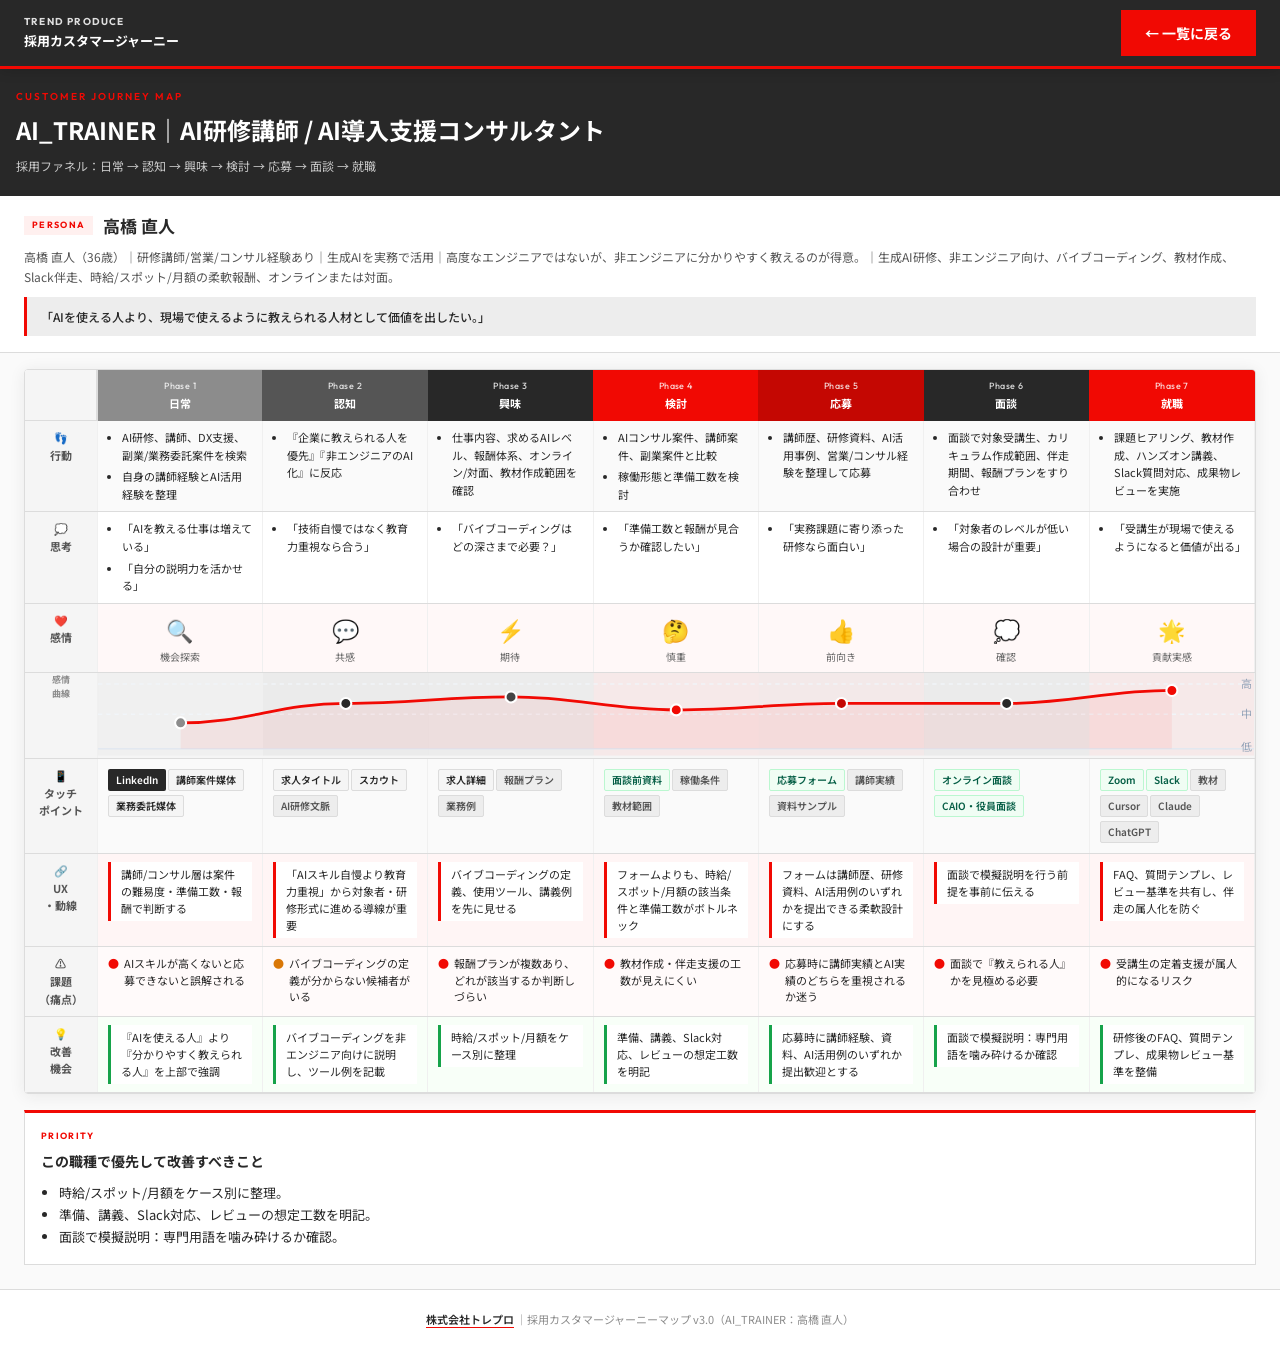
<file: 11-ai-trainer.html>
<!DOCTYPE html>
<html lang="ja">
<head>
  <meta charset="UTF-8">
  <meta name="viewport" content="width=device-width, initial-scale=1.0">
  <title>CJM｜AI_TRAINER 高橋 直人 — トレプロ採用</title>
  <link rel="preconnect" href="https://fonts.googleapis.com">
  <link rel="preconnect" href="https://fonts.gstatic.com" crossorigin>
  <link href="https://fonts.googleapis.com/css2?family=Outfit:wght@400;600;700&family=Noto+Sans+JP:wght@400;500;700&display=swap" rel="stylesheet">
  <link rel="stylesheet" href="styles.css">
</head>
<body class="detail-page">

<header class="site-header">
  <div class="site-header-inner">
    <a class="brand" href="index.html">
      <span class="brand-en">TREND PRODUCE</span>
      <span class="brand-ja">採用カスタマージャーニー</span>
    </a>
    <div class="site-header-meta">
      <a class="btn-back" href="index.html">← 一覧に戻る</a>
    </div>
  </div>
</header>

<div class="page-hero">
  <p class="eyebrow">CUSTOMER JOURNEY MAP</p>
  <h1>AI_TRAINER｜AI研修講師 / AI導入支援コンサルタント</h1>
  <p class="hero-sub">採用ファネル：日常 → 認知 → 興味 → 検討 → 応募 → 面談 → 就職</p>
</div>

<div class="persona-bar">
  <div class="persona-main">
    <span class="p-label">PERSONA</span>
    <span class="p-name">高橋 直人</span>
  </div>
  <p class="p-meta">高橋 直人（36歳）｜研修講師/営業/コンサル経験あり｜生成AIを実務で活用｜高度なエンジニアではないが、非エンジニアに分かりやすく教えるのが得意。｜生成AI研修、非エンジニア向け、バイブコーディング、教材作成、Slack伴走、時給/スポット/月額の柔軟報酬、オンラインまたは対面。</p>
  <blockquote class="p-quote">「AIを使える人より、現場で使えるように教えられる人材として価値を出したい。」</blockquote>
</div>

<div class="wrapper">

<div class="mobile-cjm">
  <p class="swipe-hint"><span class="swipe-icon">↔</span> 左右にスワイプして各ステップを見る</p>
  <div class="phase-scroll" id="phaseScroll">
    <article class="phase-card" data-phase="0">
      <header class="phase-card-head p1">
        <span class="phase-num">Step 1</span>
        <span class="phase-name">日常</span>
        <span class="phase-score">感情 4/10</span>
      </header>
      <div class="phase-card-body">
        <div class="m-row m-row-">
          <div class="m-row-label">👣 行動</div>
          <div class="m-row-body"><ul><li>AI研修、講師、DX支援、副業/業務委託案件を検索</li><li>自身の講師経験とAI活用経験を整理</li></ul></div>
        </div>
        <div class="m-row m-row-">
          <div class="m-row-label">💭 思考</div>
          <div class="m-row-body"><ul><li>「AIを教える仕事は増えている」</li><li>「自分の説明力を活かせる」</li></ul></div>
        </div>
        <div class="m-row m-row-">
          <div class="m-row-label">❤️ 感情</div>
          <div class="m-row-body"><span class="emo">🔍</span><span class="emo-label">機会探索</span></div>
        </div>
        <div class="m-row m-row-">
          <div class="m-row-label">📱 タッチポイント</div>
          <div class="m-row-body"><span class="pill pB">LinkedIn</span><span class="pill pA">講師案件媒体</span><span class="pill pA">業務委託媒体</span></div>
        </div>
        <div class="m-row m-row-UX">
          <div class="m-row-label">🔗 UX・動線</div>
          <div class="m-row-body"><div class="ux">講師/コンサル層は案件の難易度・準備工数・報酬で判断する</div></div>
        </div>
        <div class="m-row m-row-">
          <div class="m-row-label">⚠️ 課題</div>
          <div class="m-row-body"><div class="iss"><span class="dr">●</span>AIスキルが高くないと応募できないと誤解される</div></div>
        </div>
        <div class="m-row m-row-">
          <div class="m-row-label">💡 改善機会</div>
          <div class="m-row-body"><div class="imp">『AIを使える人』より『分かりやすく教えられる人』を上部で強調</div></div>
        </div>
      </div>
    </article>
    <article class="phase-card" data-phase="1">
      <header class="phase-card-head p2">
        <span class="phase-num">Step 2</span>
        <span class="phase-name">認知</span>
        <span class="phase-score">感情 7/10</span>
      </header>
      <div class="phase-card-body">
        <div class="m-row m-row-">
          <div class="m-row-label">👣 行動</div>
          <div class="m-row-body"><ul><li>『企業に教えられる人を優先』『非エンジニアのAI化』に反応</li></ul></div>
        </div>
        <div class="m-row m-row-">
          <div class="m-row-label">💭 思考</div>
          <div class="m-row-body"><ul><li>「技術自慢ではなく教育力重視なら合う」</li></ul></div>
        </div>
        <div class="m-row m-row-">
          <div class="m-row-label">❤️ 感情</div>
          <div class="m-row-body"><span class="emo">💬</span><span class="emo-label">共感</span></div>
        </div>
        <div class="m-row m-row-">
          <div class="m-row-label">📱 タッチポイント</div>
          <div class="m-row-body"><span class="pill pA">求人タイトル</span><span class="pill pA">スカウト</span><span class="pill pF">AI研修文脈</span></div>
        </div>
        <div class="m-row m-row-UX">
          <div class="m-row-label">🔗 UX・動線</div>
          <div class="m-row-body"><div class="ux">「AIスキル自慢より教育力重視」から対象者・研修形式に進める導線が重要</div></div>
        </div>
        <div class="m-row m-row-">
          <div class="m-row-label">⚠️ 課題</div>
          <div class="m-row-body"><div class="iss"><span class="dy">●</span>バイブコーディングの定義が分からない候補者がいる</div></div>
        </div>
        <div class="m-row m-row-">
          <div class="m-row-label">💡 改善機会</div>
          <div class="m-row-body"><div class="imp">バイブコーディングを非エンジニア向けに説明し、ツール例を記載</div></div>
        </div>
      </div>
    </article>
    <article class="phase-card" data-phase="2">
      <header class="phase-card-head p3">
        <span class="phase-num">Step 3</span>
        <span class="phase-name">興味</span>
        <span class="phase-score">感情 8/10</span>
      </header>
      <div class="phase-card-body">
        <div class="m-row m-row-">
          <div class="m-row-label">👣 行動</div>
          <div class="m-row-body"><ul><li>仕事内容、求めるAIレベル、報酬体系、オンライン/対面、教材作成範囲を確認</li></ul></div>
        </div>
        <div class="m-row m-row-">
          <div class="m-row-label">💭 思考</div>
          <div class="m-row-body"><ul><li>「バイブコーディングはどの深さまで必要？」</li></ul></div>
        </div>
        <div class="m-row m-row-">
          <div class="m-row-label">❤️ 感情</div>
          <div class="m-row-body"><span class="emo">⚡</span><span class="emo-label">期待</span></div>
        </div>
        <div class="m-row m-row-">
          <div class="m-row-label">📱 タッチポイント</div>
          <div class="m-row-body"><span class="pill pA">求人詳細</span><span class="pill pF">報酬プラン</span><span class="pill pF">業務例</span></div>
        </div>
        <div class="m-row m-row-UX">
          <div class="m-row-label">🔗 UX・動線</div>
          <div class="m-row-body"><div class="ux">バイブコーディングの定義、使用ツール、講義例を先に見せる</div></div>
        </div>
        <div class="m-row m-row-">
          <div class="m-row-label">⚠️ 課題</div>
          <div class="m-row-body"><div class="iss"><span class="dr">●</span>報酬プランが複数あり、どれが該当するか判断しづらい</div></div>
        </div>
        <div class="m-row m-row-">
          <div class="m-row-label">💡 改善機会</div>
          <div class="m-row-body"><div class="imp">時給/スポット/月額をケース別に整理</div></div>
        </div>
      </div>
    </article>
    <article class="phase-card" data-phase="3">
      <header class="phase-card-head p4">
        <span class="phase-num">Step 4</span>
        <span class="phase-name">検討</span>
        <span class="phase-score">感情 6/10</span>
      </header>
      <div class="phase-card-body">
        <div class="m-row m-row-">
          <div class="m-row-label">👣 行動</div>
          <div class="m-row-body"><ul><li>AIコンサル案件、講師案件、副業案件と比較</li><li>稼働形態と準備工数を検討</li></ul></div>
        </div>
        <div class="m-row m-row-">
          <div class="m-row-label">💭 思考</div>
          <div class="m-row-body"><ul><li>「準備工数と報酬が見合うか確認したい」</li></ul></div>
        </div>
        <div class="m-row m-row-">
          <div class="m-row-label">❤️ 感情</div>
          <div class="m-row-body"><span class="emo">🤔</span><span class="emo-label">慎重</span></div>
        </div>
        <div class="m-row m-row-">
          <div class="m-row-label">📱 タッチポイント</div>
          <div class="m-row-body"><span class="pill pE">面談前資料</span><span class="pill pF">稼働条件</span><span class="pill pF">教材範囲</span></div>
        </div>
        <div class="m-row m-row-UX">
          <div class="m-row-label">🔗 UX・動線</div>
          <div class="m-row-body"><div class="ux">フォームよりも、時給/スポット/月額の該当条件と準備工数がボトルネック</div></div>
        </div>
        <div class="m-row m-row-">
          <div class="m-row-label">⚠️ 課題</div>
          <div class="m-row-body"><div class="iss"><span class="dr">●</span>教材作成・伴走支援の工数が見えにくい</div></div>
        </div>
        <div class="m-row m-row-">
          <div class="m-row-label">💡 改善機会</div>
          <div class="m-row-body"><div class="imp">準備、講義、Slack対応、レビューの想定工数を明記</div></div>
        </div>
      </div>
    </article>
    <article class="phase-card" data-phase="4">
      <header class="phase-card-head p5">
        <span class="phase-num">Step 5</span>
        <span class="phase-name">応募</span>
        <span class="phase-score">感情 7/10</span>
      </header>
      <div class="phase-card-body">
        <div class="m-row m-row-">
          <div class="m-row-label">👣 行動</div>
          <div class="m-row-body"><ul><li>講師歴、研修資料、AI活用事例、営業/コンサル経験を整理して応募</li></ul></div>
        </div>
        <div class="m-row m-row-">
          <div class="m-row-label">💭 思考</div>
          <div class="m-row-body"><ul><li>「実務課題に寄り添った研修なら面白い」</li></ul></div>
        </div>
        <div class="m-row m-row-">
          <div class="m-row-label">❤️ 感情</div>
          <div class="m-row-body"><span class="emo">👍</span><span class="emo-label">前向き</span></div>
        </div>
        <div class="m-row m-row-">
          <div class="m-row-label">📱 タッチポイント</div>
          <div class="m-row-body"><span class="pill pE">応募フォーム</span><span class="pill pF">講師実績</span><span class="pill pF">資料サンプル</span></div>
        </div>
        <div class="m-row m-row-UX">
          <div class="m-row-label">🔗 UX・動線</div>
          <div class="m-row-body"><div class="ux">フォームは講師歴、研修資料、AI活用例のいずれかを提出できる柔軟設計にする</div></div>
        </div>
        <div class="m-row m-row-">
          <div class="m-row-label">⚠️ 課題</div>
          <div class="m-row-body"><div class="iss"><span class="dr">●</span>応募時に講師実績とAI実績のどちらを重視されるか迷う</div></div>
        </div>
        <div class="m-row m-row-">
          <div class="m-row-label">💡 改善機会</div>
          <div class="m-row-body"><div class="imp">応募時に講師経験、資料、AI活用例のいずれか提出歓迎とする</div></div>
        </div>
      </div>
    </article>
    <article class="phase-card" data-phase="5">
      <header class="phase-card-head p6">
        <span class="phase-num">Step 6</span>
        <span class="phase-name">面談</span>
        <span class="phase-score">感情 7/10</span>
      </header>
      <div class="phase-card-body">
        <div class="m-row m-row-">
          <div class="m-row-label">👣 行動</div>
          <div class="m-row-body"><ul><li>面談で対象受講生、カリキュラム作成範囲、伴走期間、報酬プランをすり合わせ</li></ul></div>
        </div>
        <div class="m-row m-row-">
          <div class="m-row-label">💭 思考</div>
          <div class="m-row-body"><ul><li>「対象者のレベルが低い場合の設計が重要」</li></ul></div>
        </div>
        <div class="m-row m-row-">
          <div class="m-row-label">❤️ 感情</div>
          <div class="m-row-body"><span class="emo">💭</span><span class="emo-label">確認</span></div>
        </div>
        <div class="m-row m-row-">
          <div class="m-row-label">📱 タッチポイント</div>
          <div class="m-row-body"><span class="pill pE">オンライン面談</span><span class="pill pE">CAIO・役員面談</span></div>
        </div>
        <div class="m-row m-row-UX">
          <div class="m-row-label">🔗 UX・動線</div>
          <div class="m-row-body"><div class="ux">面談で模擬説明を行う前提を事前に伝える</div></div>
        </div>
        <div class="m-row m-row-">
          <div class="m-row-label">⚠️ 課題</div>
          <div class="m-row-body"><div class="iss"><span class="dr">●</span>面談で『教えられる人』かを見極める必要</div></div>
        </div>
        <div class="m-row m-row-">
          <div class="m-row-label">💡 改善機会</div>
          <div class="m-row-body"><div class="imp">面談で模擬説明：専門用語を噛み砕けるか確認</div></div>
        </div>
      </div>
    </article>
    <article class="phase-card" data-phase="6">
      <header class="phase-card-head p7">
        <span class="phase-num">Step 7</span>
        <span class="phase-name">就職</span>
        <span class="phase-score">感情 9/10</span>
      </header>
      <div class="phase-card-body">
        <div class="m-row m-row-">
          <div class="m-row-label">👣 行動</div>
          <div class="m-row-body"><ul><li>課題ヒアリング、教材作成、ハンズオン講義、Slack質問対応、成果物レビューを実施</li></ul></div>
        </div>
        <div class="m-row m-row-">
          <div class="m-row-label">💭 思考</div>
          <div class="m-row-body"><ul><li>「受講生が現場で使えるようになると価値が出る」</li></ul></div>
        </div>
        <div class="m-row m-row-">
          <div class="m-row-label">❤️ 感情</div>
          <div class="m-row-body"><span class="emo">🌟</span><span class="emo-label">貢献実感</span></div>
        </div>
        <div class="m-row m-row-">
          <div class="m-row-label">📱 タッチポイント</div>
          <div class="m-row-body"><span class="pill pE">Zoom</span><span class="pill pE">Slack</span><span class="pill pF">教材</span><span class="pill pF">Cursor</span><span class="pill pF">Claude</span><span class="pill pF">ChatGPT</span></div>
        </div>
        <div class="m-row m-row-UX">
          <div class="m-row-label">🔗 UX・動線</div>
          <div class="m-row-body"><div class="ux">FAQ、質問テンプレ、レビュー基準を共有し、伴走の属人化を防ぐ</div></div>
        </div>
        <div class="m-row m-row-">
          <div class="m-row-label">⚠️ 課題</div>
          <div class="m-row-body"><div class="iss"><span class="dr">●</span>受講生の定着支援が属人的になるリスク</div></div>
        </div>
        <div class="m-row m-row-">
          <div class="m-row-label">💡 改善機会</div>
          <div class="m-row-body"><div class="imp">研修後のFAQ、質問テンプレ、成果物レビュー基準を整備</div></div>
        </div>
      </div>
    </article>
  </div>
  <div class="phase-dots" id="phaseDots"><button type="button" class="phase-dot active" data-index="0" aria-label="日常"></button><button type="button" class="phase-dot" data-index="1" aria-label="認知"></button><button type="button" class="phase-dot" data-index="2" aria-label="興味"></button><button type="button" class="phase-dot" data-index="3" aria-label="検討"></button><button type="button" class="phase-dot" data-index="4" aria-label="応募"></button><button type="button" class="phase-dot" data-index="5" aria-label="面談"></button><button type="button" class="phase-dot" data-index="6" aria-label="就職"></button>
  </div>
</div>
<div class="tbl-wrap desktop-only">
<table class="cjm">
  <thead>
    <tr>
      <th class="lh"></th>
      <th class="p1"><div class="ph"><small>Phase 1</small>日常</div></th><th class="p2"><div class="ph"><small>Phase 2</small>認知</div></th><th class="p3"><div class="ph"><small>Phase 3</small>興味</div></th><th class="p4"><div class="ph"><small>Phase 4</small>検討</div></th><th class="p5"><div class="ph"><small>Phase 5</small>応募</div></th><th class="p6"><div class="ph"><small>Phase 6</small>面談</div></th><th class="p7"><div class="ph"><small>Phase 7</small>就職</div></th>
    </tr>
  </thead>
  <tbody>
    <tr class="r-action">
      <td class="rl">👣<br>行動</td>
      <td><ul><li>AI研修、講師、DX支援、副業/業務委託案件を検索</li><li>自身の講師経験とAI活用経験を整理</li></ul></td><td><ul><li>『企業に教えられる人を優先』『非エンジニアのAI化』に反応</li></ul></td><td><ul><li>仕事内容、求めるAIレベル、報酬体系、オンライン/対面、教材作成範囲を確認</li></ul></td><td><ul><li>AIコンサル案件、講師案件、副業案件と比較</li><li>稼働形態と準備工数を検討</li></ul></td><td><ul><li>講師歴、研修資料、AI活用事例、営業/コンサル経験を整理して応募</li></ul></td><td><ul><li>面談で対象受講生、カリキュラム作成範囲、伴走期間、報酬プランをすり合わせ</li></ul></td><td><ul><li>課題ヒアリング、教材作成、ハンズオン講義、Slack質問対応、成果物レビューを実施</li></ul></td>
    </tr>
    <tr class="r-thought">
      <td class="rl">💭<br>思考</td>
      <td><ul><li>「AIを教える仕事は増えている」</li><li>「自分の説明力を活かせる」</li></ul></td><td><ul><li>「技術自慢ではなく教育力重視なら合う」</li></ul></td><td><ul><li>「バイブコーディングはどの深さまで必要？」</li></ul></td><td><ul><li>「準備工数と報酬が見合うか確認したい」</li></ul></td><td><ul><li>「実務課題に寄り添った研修なら面白い」</li></ul></td><td><ul><li>「対象者のレベルが低い場合の設計が重要」</li></ul></td><td><ul><li>「受講生が現場で使えるようになると価値が出る」</li></ul></td>
    </tr>
    <tr class="r-emotion">
      <td class="rl">❤️<br>感情</td>
      <td><span class="emo">🔍</span><span class="emo-label">機会探索</span></td><td><span class="emo">💬</span><span class="emo-label">共感</span></td><td><span class="emo">⚡</span><span class="emo-label">期待</span></td><td><span class="emo">🤔</span><span class="emo-label">慎重</span></td><td><span class="emo">👍</span><span class="emo-label">前向き</span></td><td><span class="emo">💭</span><span class="emo-label">確認</span></td><td><span class="emo">🌟</span><span class="emo-label">貢献実感</span></td>
    </tr>
    <tr class="r-curve">
      <td class="rl curve-label">感情<br>曲線</td>
      <td colspan="7"><svg viewBox="0 0 840 62" xmlns="http://www.w3.org/2000/svg" style="width:100%; display:block;">
          <rect x="0" y="0" width="120" height="60" fill="#8C8C8C" opacity="0.05"/><rect x="120" y="0" width="120" height="60" fill="#282828" opacity="0.05"/><rect x="240" y="0" width="120" height="60" fill="#444444" opacity="0.05"/><rect x="360" y="0" width="120" height="60" fill="#f10903" opacity="0.05"/><rect x="480" y="0" width="120" height="60" fill="#c40702" opacity="0.05"/><rect x="600" y="0" width="120" height="60" fill="#282828" opacity="0.05"/><rect x="720" y="0" width="120" height="60" fill="#f10903" opacity="0.05"/>
          <line x1="0" y1="55" x2="840" y2="55" stroke="#e2e8f0" stroke-width="1"/>
          <line x1="0" y1="30" x2="840" y2="30" stroke="#f1f5f9" stroke-width="1" stroke-dasharray="3,3"/>
          <line x1="0" y1="8" x2="840" y2="8" stroke="#f1f5f9" stroke-width="1" stroke-dasharray="3,3"/>
          <path d="M60,36.2 C108.0,36.2 132.0,22.1 180,22.1 C228.0,22.1 252.0,17.4 300,17.4 C348.0,17.4 372.0,26.8 420,26.8 C468.0,26.8 492.0,22.1 540,22.1 C588.0,22.1 612.0,22.1 660,22.1 C708.0,22.1 732.0,12.699999999999996 780,12.699999999999996 L780,55 L60,55 Z" fill="#f10903" opacity="0.06"/>
          <path d="M60,36.2 C108.0,36.2 132.0,22.1 180,22.1 C228.0,22.1 252.0,17.4 300,17.4 C348.0,17.4 372.0,26.8 420,26.8 C468.0,26.8 492.0,22.1 540,22.1 C588.0,22.1 612.0,22.1 660,22.1 C708.0,22.1 732.0,12.699999999999996 780,12.699999999999996" fill="none" stroke="#f10903" stroke-width="2" stroke-linecap="round"/>
          <circle cx="60" cy="36.2" r="4" fill="#8C8C8C" stroke="white" stroke-width="1.5"/><circle cx="180" cy="22.1" r="4" fill="#282828" stroke="white" stroke-width="1.5"/><circle cx="300" cy="17.4" r="4" fill="#444444" stroke="white" stroke-width="1.5"/><circle cx="420" cy="26.8" r="4" fill="#f10903" stroke="white" stroke-width="1.5"/><circle cx="540" cy="22.1" r="4" fill="#c40702" stroke="white" stroke-width="1.5"/><circle cx="660" cy="22.1" r="4" fill="#282828" stroke="white" stroke-width="1.5"/><circle cx="780" cy="12.699999999999996" r="4" fill="#f10903" stroke="white" stroke-width="1.5"/>
          <text x="838" y="11" text-anchor="end" font-size="8" fill="#94a3b8">高</text>
          <text x="838" y="33" text-anchor="end" font-size="8" fill="#94a3b8">中</text>
          <text x="838" y="57" text-anchor="end" font-size="8" fill="#94a3b8">低</text>
        </svg></td>
    </tr>
    <tr class="r-touch">
      <td class="rl">📱<br>タッチ<br>ポイント</td>
      <td><span class="pill pB">LinkedIn</span><span class="pill pA">講師案件媒体</span><span class="pill pA">業務委託媒体</span></td><td><span class="pill pA">求人タイトル</span><span class="pill pA">スカウト</span><span class="pill pF">AI研修文脈</span></td><td><span class="pill pA">求人詳細</span><span class="pill pF">報酬プラン</span><span class="pill pF">業務例</span></td><td><span class="pill pE">面談前資料</span><span class="pill pF">稼働条件</span><span class="pill pF">教材範囲</span></td><td><span class="pill pE">応募フォーム</span><span class="pill pF">講師実績</span><span class="pill pF">資料サンプル</span></td><td><span class="pill pE">オンライン面談</span><span class="pill pE">CAIO・役員面談</span></td><td><span class="pill pE">Zoom</span><span class="pill pE">Slack</span><span class="pill pF">教材</span><span class="pill pF">Cursor</span><span class="pill pF">Claude</span><span class="pill pF">ChatGPT</span></td>
    </tr>
    <tr class="r-ux">
      <td class="rl">🔗<br>UX<br>・動線</td>
      <td><div class="ux">講師/コンサル層は案件の難易度・準備工数・報酬で判断する</div></td><td><div class="ux">「AIスキル自慢より教育力重視」から対象者・研修形式に進める導線が重要</div></td><td><div class="ux">バイブコーディングの定義、使用ツール、講義例を先に見せる</div></td><td><div class="ux">フォームよりも、時給/スポット/月額の該当条件と準備工数がボトルネック</div></td><td><div class="ux">フォームは講師歴、研修資料、AI活用例のいずれかを提出できる柔軟設計にする</div></td><td><div class="ux">面談で模擬説明を行う前提を事前に伝える</div></td><td><div class="ux">FAQ、質問テンプレ、レビュー基準を共有し、伴走の属人化を防ぐ</div></td>
    </tr>
    <tr class="r-issue">
      <td class="rl">⚠️<br>課題<br>（痛点）</td>
      <td><div class="iss"><span class="dr">●</span>AIスキルが高くないと応募できないと誤解される</div></td><td><div class="iss"><span class="dy">●</span>バイブコーディングの定義が分からない候補者がいる</div></td><td><div class="iss"><span class="dr">●</span>報酬プランが複数あり、どれが該当するか判断しづらい</div></td><td><div class="iss"><span class="dr">●</span>教材作成・伴走支援の工数が見えにくい</div></td><td><div class="iss"><span class="dr">●</span>応募時に講師実績とAI実績のどちらを重視されるか迷う</div></td><td><div class="iss"><span class="dr">●</span>面談で『教えられる人』かを見極める必要</div></td><td><div class="iss"><span class="dr">●</span>受講生の定着支援が属人的になるリスク</div></td>
    </tr>
    <tr class="r-improve">
      <td class="rl">💡<br>改善<br>機会</td>
      <td><div class="imp">『AIを使える人』より『分かりやすく教えられる人』を上部で強調</div></td><td><div class="imp">バイブコーディングを非エンジニア向けに説明し、ツール例を記載</div></td><td><div class="imp">時給/スポット/月額をケース別に整理</div></td><td><div class="imp">準備、講義、Slack対応、レビューの想定工数を明記</div></td><td><div class="imp">応募時に講師経験、資料、AI活用例のいずれか提出歓迎とする</div></td><td><div class="imp">面談で模擬説明：専門用語を噛み砕けるか確認</div></td><td><div class="imp">研修後のFAQ、質問テンプレ、成果物レビュー基準を整備</div></td>
    </tr>
  </tbody>
</table>
</div>

<div class="priorities">
  <p class="priorities-label">PRIORITY</p>
  <strong>この職種で優先して改善すべきこと</strong>
  <ul><li>時給/スポット/月額をケース別に整理。</li><li>準備、講義、Slack対応、レビューの想定工数を明記。</li><li>面談で模擬説明：専門用語を噛み砕けるか確認。</li></ul>
</div>
</div>

<footer class="footer">
  <a href="https://tre-pro.co.jp/" target="_blank" rel="noopener">株式会社トレプロ</a>
  ｜採用カスタマージャーニーマップ v3.0（AI_TRAINER：高橋 直人）
</footer>

<script src="app.js"></script>
</body>
</html>
</file>
<file: styles.css>
:root {
  --black: #282828;
  --red: #f10903;
  --red-dark: #c40702;
  --gray: #8C8C8C;
  --gray-light: #ededed;
  --border: #dcdcdc;
  --bg: #fafafa;
  --white: #ffffff;
  --header-h: 56px;
}
* { margin: 0; padding: 0; box-sizing: border-box; }
html { scroll-behavior: smooth; -webkit-text-size-adjust: 100%; }
body {
  font-family: "Noto Sans JP", "Hiragino Sans", "Yu Gothic UI", sans-serif;
  background: var(--bg);
  color: var(--black);
  font-size: 14px;
  line-height: 1.6;
  overflow-x: hidden;
}

/* ── Sticky Header ── */
.site-header {
  position: sticky;
  top: 0;
  z-index: 1000;
  background: var(--black);
  color: var(--white);
  border-bottom: 3px solid var(--red);
  box-shadow: 0 2px 12px rgba(0,0,0,0.15);
}
.site-header-inner {
  max-width: 1440px;
  margin: 0 auto;
  padding: 10px 16px;
  display: flex;
  align-items: center;
  justify-content: space-between;
  gap: 12px;
  min-height: var(--header-h);
}
.brand { text-decoration: none; color: inherit; flex-shrink: 0; }
.brand-en {
  display: block;
  font-family: "Outfit", sans-serif;
  font-size: 10px;
  font-weight: 700;
  letter-spacing: 0.12em;
  opacity: 0.85;
}
.brand-ja {
  display: block;
  font-size: 13px;
  font-weight: 700;
  margin-top: 1px;
}
.site-header-meta {
  display: flex;
  align-items: center;
  gap: 10px;
  flex-shrink: 0;
}
.header-date { font-size: 10px; opacity: 0.55; white-space: nowrap; }
.ext-link {
  color: var(--white);
  font-size: 11px;
  text-decoration: none;
  opacity: 0.85;
  border-bottom: 1px solid rgba(255,255,255,0.35);
  white-space: nowrap;
}
.ext-link:hover { opacity: 1; border-color: var(--red); }

/* Back button — large & tappable */
.btn-back {
  display: inline-flex;
  align-items: center;
  justify-content: center;
  padding: 10px 18px;
  font-size: 14px;
  font-weight: 700;
  color: var(--white);
  background: var(--red);
  text-decoration: none;
  border: 2px solid var(--red);
  white-space: nowrap;
  transition: background 0.2s, color 0.2s, transform 0.15s;
}
.btn-back:hover {
  background: var(--white);
  color: var(--red);
  transform: translateY(-1px);
}

/* ── Hero ── */
.index-hero, .page-hero {
  background: var(--black);
  color: var(--white);
  padding: 28px 16px 24px;
  text-align: center;
}
.page-hero { text-align: left; max-width: 1440px; margin: 0 auto; padding: 20px 16px; }
.eyebrow {
  font-family: "Outfit", sans-serif;
  font-size: 10px;
  font-weight: 600;
  letter-spacing: 0.2em;
  color: var(--red);
  margin-bottom: 8px;
}
.index-hero h1, .page-hero h1 {
  font-size: clamp(18px, 4.5vw, 24px);
  font-weight: 700;
  line-height: 1.45;
  margin-bottom: 8px;
}
.hero-tagline {
  font-family: "Outfit", sans-serif;
  font-size: 11px;
  letter-spacing: 0.08em;
  opacity: 0.7;
  margin-bottom: 8px;
}
.hero-sub { font-size: 12px; opacity: 0.75; line-height: 1.65; }

/* ── Stats ── */
.stats-bar {
  display: grid;
  grid-template-columns: repeat(2, 1fr);
  background: var(--white);
  border-bottom: 1px solid var(--border);
  max-width: 1440px;
  margin: 0 auto;
}
.stat {
  text-align: center;
  padding: 16px 10px;
  border-bottom: 1px solid var(--border);
  border-right: 1px solid var(--border);
}
.stat:nth-child(2n) { border-right: none; }
.stat:nth-last-child(-n+2) { border-bottom: none; }
.stat-num {
  display: block;
  font-family: "Outfit", sans-serif;
  font-size: 26px;
  font-weight: 700;
  color: var(--red);
  line-height: 1.2;
}
.stat-label {
  display: block;
  font-size: 11px;
  font-weight: 700;
  color: var(--black);
  margin-top: 4px;
  line-height: 1.4;
}
.stat-desc {
  display: block;
  font-size: 10px;
  color: var(--gray);
  margin-top: 2px;
}

/* ── CJM About ── */
.cjm-about {
  max-width: 1440px;
  margin: 0 auto;
  padding: 20px 16px;
  background: var(--white);
  border-bottom: 1px solid var(--border);
}
.cjm-about-label {
  font-family: "Outfit", sans-serif;
  font-size: 9px;
  font-weight: 700;
  letter-spacing: 0.15em;
  color: var(--red);
  margin-bottom: 6px;
}
.cjm-about h2 {
  font-size: 15px;
  font-weight: 700;
  margin-bottom: 10px;
  color: var(--black);
}
.cjm-about p {
  font-size: 13px;
  color: #444;
  line-height: 1.75;
  margin-bottom: 8px;
}
.cjm-about p:last-child { margin-bottom: 0; }

/* ── Persona ── */
.persona-bar {
  background: var(--white);
  border-bottom: 1px solid var(--border);
  padding: 16px;
  max-width: 1440px;
  margin: 0 auto;
}
.persona-main { display: flex; align-items: center; gap: 10px; margin-bottom: 8px; flex-wrap: wrap; }
.p-label {
  font-family: "Outfit", sans-serif;
  font-size: 9px;
  font-weight: 700;
  letter-spacing: 0.15em;
  color: var(--red);
  background: #fff0ef;
  padding: 2px 8px;
}
.p-name { font-size: 17px; font-weight: 700; color: var(--black); }
.p-meta { font-size: 12px; color: #555; margin-bottom: 10px; line-height: 1.65; }
.p-quote {
  font-size: 12px;
  color: var(--black);
  background: var(--gray-light);
  border-left: 3px solid var(--red);
  padding: 10px 14px;
  font-weight: 500;
}

/* ── Desktop table ── */
.wrapper { padding: 16px; max-width: 1440px; margin: 0 auto; }
.desktop-only { display: none; }
.mobile-cjm { display: block; }

.tbl-wrap {
  border-radius: 4px;
  overflow: hidden;
  box-shadow: 0 2px 16px rgba(40,40,40,0.08);
  border: 1px solid var(--border);
}
table.cjm {
  width: 100%;
  border-collapse: collapse;
  background: var(--white);
  table-layout: fixed;
}
table.cjm thead th { padding: 0; vertical-align: top; }
.ph {
  padding: 10px 6px;
  color: var(--white);
  text-align: center;
  font-size: 11px;
  font-weight: 700;
  line-height: 1.4;
}
.ph small {
  display: block;
  font-family: "Outfit", sans-serif;
  font-size: 9px;
  font-weight: 500;
  opacity: 0.8;
  margin-bottom: 3px;
  letter-spacing: 0.05em;
}
th.lh { background: var(--black); width: 72px; }
th.p1 .ph { background: var(--gray); }
th.p2 .ph { background: #555; }
th.p3 .ph { background: var(--black); }
th.p4 .ph { background: var(--red); }
th.p5 .ph { background: var(--red-dark); }
th.p6 .ph { background: var(--black); }
th.p7 .ph { background: var(--red); }
td.rl, th.lh {
  background: #f5f5f5;
  font-weight: 700;
  font-size: 10px;
  color: #555;
  text-align: center;
  vertical-align: middle;
  padding: 6px 4px;
  border-right: 2px solid var(--border);
  border-bottom: 1px solid var(--border);
  width: 72px;
  line-height: 1.45;
}
.curve-label { font-size: 9px !important; color: var(--gray) !important; }
table.cjm tbody td {
  padding: 8px 10px;
  font-size: 11px;
  vertical-align: top;
  line-height: 1.6;
  border-bottom: 1px solid var(--border);
  border-right: 1px solid #f0f0f0;
}
table.cjm ul { padding-left: 14px; margin: 0; }
table.cjm ul li { margin-bottom: 4px; }
table.cjm ul li:last-child { margin-bottom: 0; }

.r-action  td:not(.rl) { background: #fafafa; }
.r-thought td:not(.rl) { background: var(--white); }
.r-emotion td:not(.rl) { background: #fff8f8; text-align: center; vertical-align: middle; padding: 8px 4px; }
.r-curve   td           { background: #f5f5f5; padding: 0 !important; }
.r-touch   td:not(.rl) { background: #fafafa; }
.r-ux      td:not(.rl) { background: #fff5f5; }
.r-issue   td:not(.rl) { background: #fffafa; }
.r-improve td:not(.rl) { background: #f8fff8; }

.emo       { font-size: 22px; display: block; }
.emo-label { font-size: 10px; color: #666; display: block; margin-top: 3px; line-height: 1.4; }

.pill {
  display: inline-block;
  font-size: 10px;
  padding: 2px 7px;
  border-radius: 2px;
  margin: 2px 2px 2px 0;
  font-weight: 600;
  border: 1px solid transparent;
}
.pA { background: #f5f5f5; color: var(--black); border-color: var(--border); }
.pB { background: var(--black); color: var(--white); }
.pC { background: #fff0ef; color: var(--red-dark); border-color: #ffc9c7; }
.pD { background: #fff8e6; color: #92400e; border-color: #fde68a; }
.pE { background: #f0fdf4; color: #065f46; border-color: #bbf7d0; }
.pF { background: var(--gray-light); color: #555; border-color: var(--border); }

.iss { display: flex; gap: 5px; font-size: 11px; margin-bottom: 5px; line-height: 1.5; }
.iss:last-child { margin-bottom: 0; }
.dr { color: var(--red); flex-shrink: 0; font-weight: 700; }
.dy { color: #d97706; flex-shrink: 0; font-weight: 700; }
.imp {
  border-left: 3px solid #16a34a;
  padding: 4px 10px;
  margin-bottom: 5px;
  background: var(--white);
  font-size: 11px;
  line-height: 1.55;
}
.imp:last-child { margin-bottom: 0; }
.ux {
  border-left: 3px solid var(--red);
  padding: 4px 10px;
  margin-bottom: 5px;
  background: var(--white);
  font-size: 11px;
  line-height: 1.55;
}
.ux:last-child { margin-bottom: 0; }

/* ── Mobile swipe cards ── */
.mobile-cjm { margin-bottom: 8px; }
.swipe-hint {
  text-align: center;
  font-size: 12px;
  color: var(--gray);
  margin-bottom: 12px;
  padding: 8px;
  background: var(--white);
  border: 1px dashed var(--border);
}
.swipe-icon {
  display: inline-block;
  font-weight: 700;
  color: var(--red);
  margin-right: 4px;
}
.phase-scroll {
  display: flex;
  gap: 12px;
  overflow-x: auto;
  scroll-snap-type: x mandatory;
  -webkit-overflow-scrolling: touch;
  padding: 4px 4px 16px;
  scrollbar-width: none;
}
.phase-scroll::-webkit-scrollbar { display: none; }
.phase-card {
  flex: 0 0 calc(100% - 8px);
  scroll-snap-align: center;
  background: var(--white);
  border: 1px solid var(--border);
  box-shadow: 0 2px 12px rgba(40,40,40,0.08);
}
.phase-card-head {
  padding: 12px 14px;
  color: var(--white);
  display: flex;
  align-items: center;
  gap: 8px;
  flex-wrap: wrap;
}
.phase-card-head.p1 { background: var(--gray); }
.phase-card-head.p2 { background: #555; }
.phase-card-head.p3 { background: var(--black); }
.phase-card-head.p4 { background: var(--red); }
.phase-card-head.p5 { background: var(--red-dark); }
.phase-card-head.p6 { background: var(--black); }
.phase-card-head.p7 { background: var(--red); }
.phase-num {
  font-family: "Outfit", sans-serif;
  font-size: 10px;
  font-weight: 600;
  opacity: 0.85;
  letter-spacing: 0.05em;
}
.phase-name { font-size: 16px; font-weight: 700; flex: 1; }
.phase-score {
  font-size: 10px;
  background: rgba(255,255,255,0.2);
  padding: 2px 8px;
  border-radius: 2px;
}
.phase-card-body { padding: 12px 14px 16px; }
.m-row {
  padding: 10px 0;
  border-bottom: 1px solid #f0f0f0;
}
.m-row:last-child { border-bottom: none; }
.m-row-label {
  font-size: 11px;
  font-weight: 700;
  color: var(--black);
  margin-bottom: 6px;
}
.m-row-body { font-size: 12px; line-height: 1.65; color: #333; }
.m-row-body ul { padding-left: 16px; }
.m-row-body .emo { font-size: 28px; }
.m-row-body .emo-label { font-size: 12px; margin-top: 4px; }

.phase-dots {
  display: flex;
  justify-content: center;
  gap: 8px;
  padding: 4px 0 8px;
}
.phase-dot {
  width: 8px;
  height: 8px;
  border-radius: 50%;
  border: none;
  background: #ccc;
  padding: 0;
  cursor: pointer;
  transition: background 0.2s, transform 0.15s;
}
.phase-dot.active {
  background: var(--red);
  transform: scale(1.25);
}

.priorities {
  margin-top: 16px;
  background: var(--white);
  border: 1px solid var(--border);
  border-top: 3px solid var(--red);
  padding: 16px;
}
.priorities-label {
  font-family: "Outfit", sans-serif;
  font-size: 9px;
  font-weight: 700;
  letter-spacing: 0.15em;
  color: var(--red);
  margin-bottom: 6px;
}
.priorities strong { display: block; font-size: 14px; color: var(--black); margin-bottom: 10px; }
.priorities ul { padding-left: 18px; line-height: 1.7; font-size: 13px; }

.footer {
  text-align: center;
  padding: 20px 16px;
  color: var(--gray);
  font-size: 11px;
  border-top: 1px solid var(--border);
  background: var(--white);
  line-height: 1.7;
}
.footer a { color: var(--black); font-weight: 600; text-decoration: none; border-bottom: 1px solid var(--red); }
.footer a:hover { color: var(--red); }

.index-intro {
  background: var(--white);
  margin: 16px 16px 0;
  padding: 14px 16px;
  border: 1px solid var(--border);
  line-height: 1.75;
  font-size: 13px;
  max-width: 1408px;
  margin-left: auto;
  margin-right: auto;
}
.card-grid {
  display: grid;
  grid-template-columns: 1fr;
  gap: 14px;
  padding: 16px 16px 32px;
  max-width: 1440px;
  margin: 0 auto;
}
.card {
  background: var(--white);
  border: 1px solid var(--border);
  padding: 18px 18px;
  text-decoration: none;
  color: inherit;
  transition: border-color 0.2s, box-shadow 0.2s, transform 0.15s;
  position: relative;
  overflow: hidden;
  display: block;
}
.card::before {
  content: "";
  position: absolute;
  top: 0; left: 0; right: 0;
  height: 3px;
  background: var(--red);
  transform: scaleX(0);
  transform-origin: left;
  transition: transform 0.2s;
}
.card:hover {
  border-color: var(--black);
  box-shadow: 0 8px 24px rgba(40,40,40,0.1);
  transform: translateY(-2px);
}
.card:hover::before { transform: scaleX(1); }
.card-num {
  font-family: "Outfit", sans-serif;
  font-size: 28px;
  font-weight: 700;
  color: var(--gray-light);
  position: absolute;
  top: 12px;
  right: 16px;
  line-height: 1;
}
.card-code {
  display: inline-block;
  font-family: "Outfit", sans-serif;
  font-size: 10px;
  font-weight: 700;
  letter-spacing: 0.08em;
  color: var(--white);
  background: var(--black);
  padding: 3px 10px;
  margin-bottom: 10px;
}
.card h2 { font-size: 15px; font-weight: 700; color: var(--black); margin-bottom: 8px; line-height: 1.5; padding-right: 40px; }
.card-persona { font-size: 13px; font-weight: 700; color: var(--red); margin-bottom: 8px; }
.card-desc { font-size: 12px; color: #666; line-height: 1.65; margin-bottom: 12px; }
.card-cta {
  font-family: "Outfit", sans-serif;
  font-size: 11px;
  font-weight: 600;
  letter-spacing: 0.05em;
  color: var(--black);
}
.card:hover .card-cta { color: var(--red); }

/* ── Tablet+ ── */
@media (min-width: 600px) {
  .stats-bar { grid-template-columns: repeat(4, 1fr); }
  .stat { border-bottom: none; border-right: 1px solid var(--border); }
  .stat:last-child { border-right: none; }
  .stat:nth-child(2n) { border-right: 1px solid var(--border); }
  .phase-card { flex: 0 0 calc(85% - 8px); }
  .card-grid { grid-template-columns: repeat(2, 1fr); }
  .site-header-inner { padding: 10px 24px; }
  .index-hero { padding: 32px 24px 28px; }
  .cjm-about, .persona-bar, .wrapper { padding-left: 24px; padding-right: 24px; }
  .index-intro { margin-left: 24px; margin-right: 24px; }
  .card-grid { padding-left: 24px; padding-right: 24px; }
}

@media (min-width: 900px) {
  .desktop-only {
    display: block;
    overflow-x: auto;
    -webkit-overflow-scrolling: touch;
  }
  .mobile-cjm { display: none; }
  table.cjm { min-width: 1100px; }
  .card-grid { grid-template-columns: repeat(auto-fill, minmax(300px, 1fr)); }
  .btn-back { padding: 10px 22px; font-size: 14px; }
}

@media (min-width: 1200px) {
  .wrapper { padding: 16px 24px 24px; }
}
</file>
